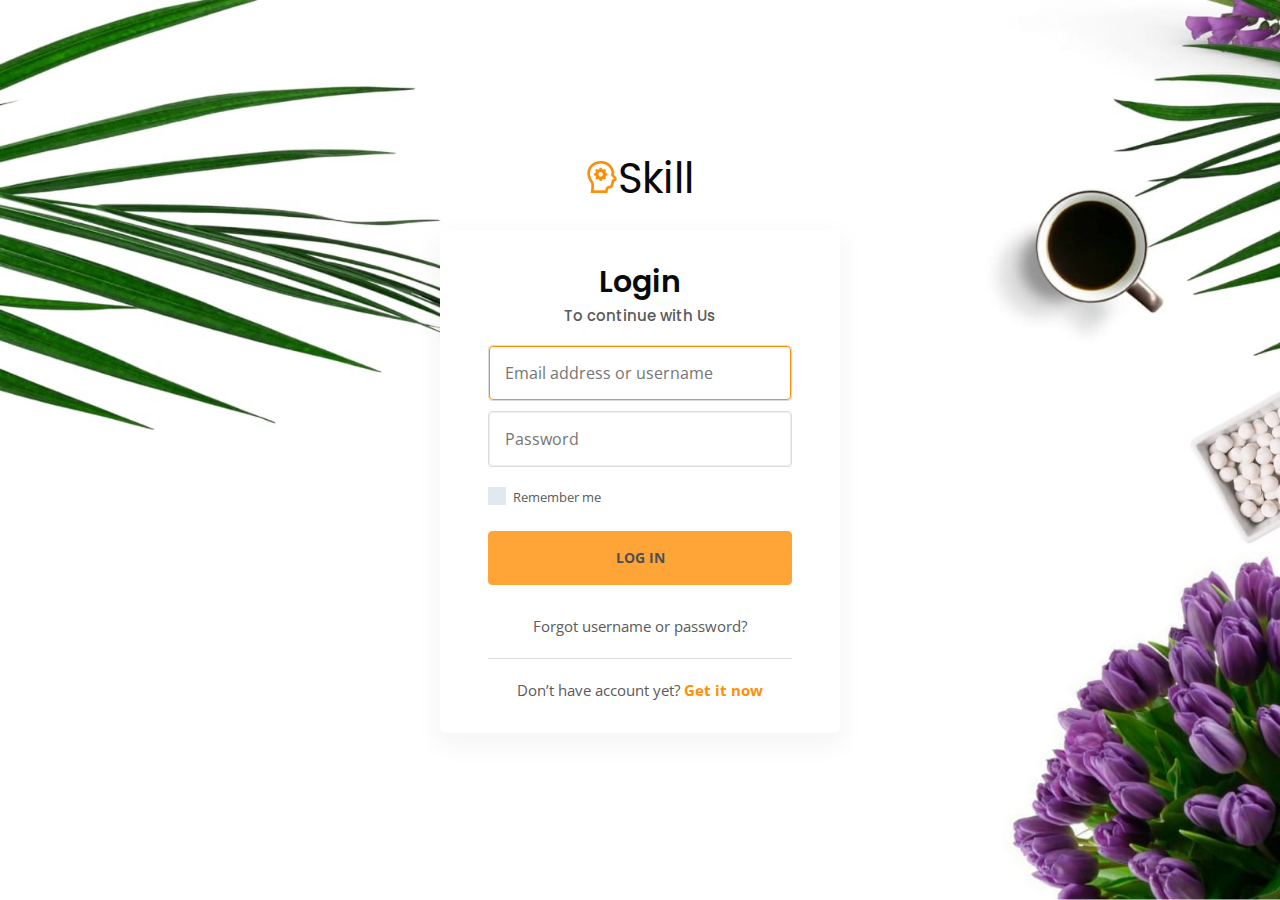
<file: login.html>
<!--
Author: W3layouts
Author URL: http://w3layouts.com
-->
<!doctype html>
<html lang="en">
  <head>
    <!-- Required meta tags -->
    <meta charset="utf-8">
    <meta name="viewport" content="width=device-width, initial-scale=1, shrink-to-fit=no">

    <title>Skill an Education Category Bootstrap Responsive Website Template - Login :: W3Layouts</title>

    <!-- Google fonts -->
    <link href="https://fonts.googleapis.com/css?family=Poppins:100,200,300,400,500,600,700,800,900&display=swap" rel="stylesheet">
    <link href="https://fonts.googleapis.com/css?family=Open+Sans:300,400,600,700,800&display=swap" rel="stylesheet">

    <!-- Template CSS -->
    <link rel="stylesheet" href="assets/css/style-liberty.css">
  </head>
  <body>
  <section class="w3l-login">
  <div class="w3l-form-36-mian">
    <div class="container">
      <div class="logo text-center">
        <a class="brand-logo" href="index.html"><img src="assets/images/logo-icon.png" alt="" />Skill</a>
        <!-- if logo is image enable this   
                <a class="brand-logo" href="#index.html">
                  <img src="image-path" alt="Your logo" title="Your logo" style="height:35px;" />
                </a> -->
      </div>
      <div class="form-inner-cont">
        <h3>Login</h3>
        <h6>To continue with Us</h6>
        <form action="#" method="post" class="signin-form">
          <div class="form-input">
            <input type="email" name="email" placeholder="Email address or username" required="" autofocus>
          </div>
          <div class="form-input">
            <input type="password" name="password" placeholder="Password" required="">
          </div>
          <label class="check-remaind">
            <input type="checkbox">
            <span class="checkmark"></span>
            <p class="remember">Remember me</p>

          </label>

          <button type="submit" class="btn btn-primary theme-button mt-4">Log in</button>
          <div class="new-signup">
            <a href="#reload" class="signuplink">Forgot username or password?</a>

          </div>
        </form>
        <p class="signup">Don’t have account yet? <a href="signup.html" class="signuplink">Get it now</a></p>
      </div>
    </div>
  </div>
</section>

</body>

</html>
</file>
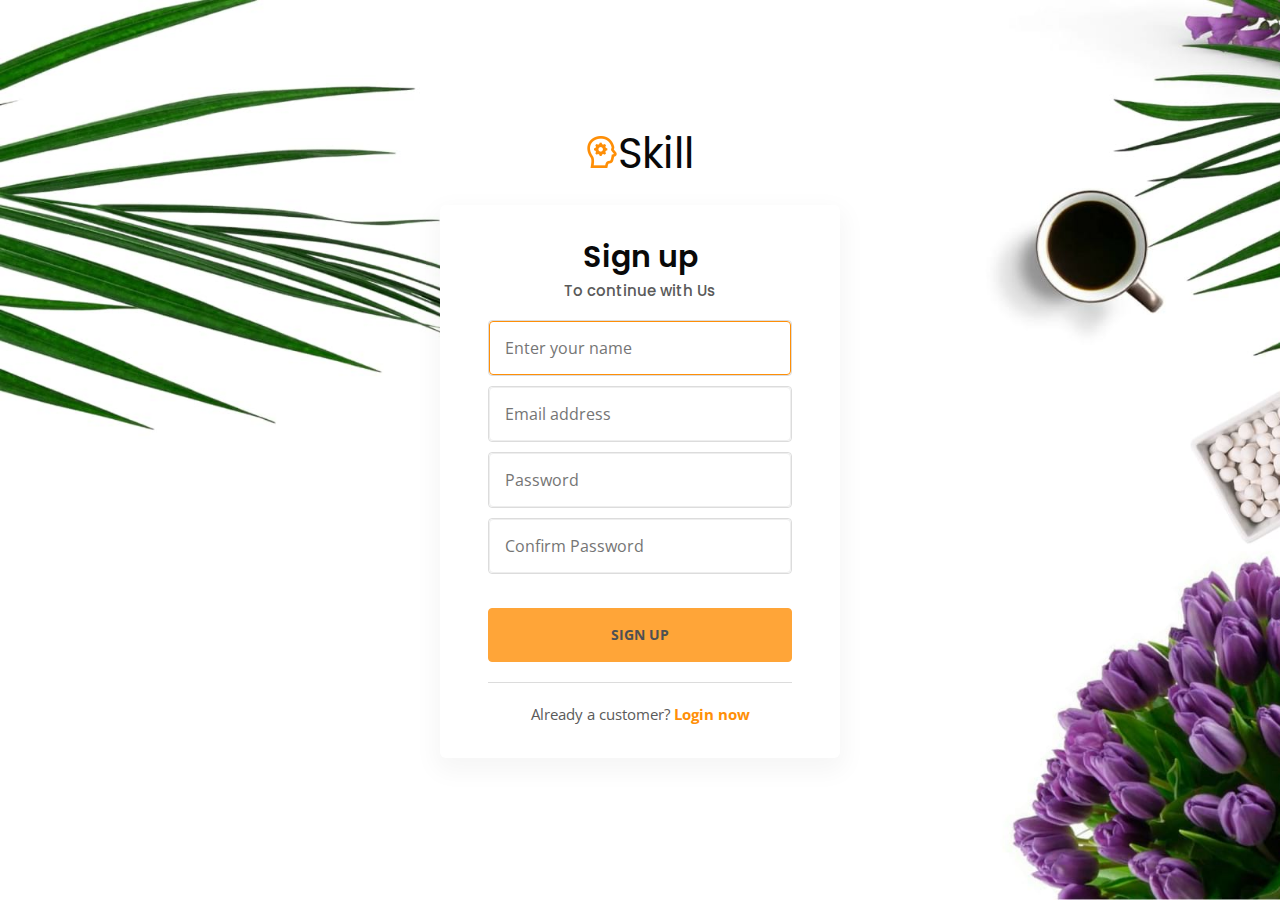
<file: signup.html>
<!--
Author: W3layouts
Author URL: http://w3layouts.com
-->
<!doctype html>
<html lang="en">
  <head>
    <!-- Required meta tags -->
    <meta charset="utf-8">
    <meta name="viewport" content="width=device-width, initial-scale=1, shrink-to-fit=no">

    <title>Skill an Education Category Bootstrap Responsive Website Template - Signup :: W3Layouts</title>

    <!-- Google fonts -->
    <link href="https://fonts.googleapis.com/css?family=Poppins:100,200,300,400,500,600,700,800,900&display=swap" rel="stylesheet">
    <link href="https://fonts.googleapis.com/css?family=Open+Sans:300,400,600,700,800&display=swap" rel="stylesheet">

    <!-- Template CSS -->
    <link rel="stylesheet" href="assets/css/style-liberty.css">
  </head>
  <body>
<section class="w3l-login">
  <div class="w3l-form-36-mian">
    <div class="container">
      <div class="logo text-center">
        <a class="brand-logo" href="index.html"><img src="assets/images/logo-icon.png" alt="" />Skill</a>
        <!-- if logo is image enable this   
                <a class="brand-logo" href="#index.html">
                  <img src="image-path" alt="Your logo" title="Your logo" style="height:35px;" />
                </a> -->
      </div>
      <div class="form-inner-cont">
        <h3>Sign up</h3>
        <h6>To continue with Us</h6>
        <form action="#" method="post" class="signin-form">
          <div class="form-input">
            <input type="text" name="name" placeholder="Enter your name" required="" autofocus>
          </div>
          <div class="form-input">
            <input type="email" name="email" placeholder="Email address" required="">
          </div>
          <div class="form-input">
            <input type="password" name="password" placeholder="Password" required="">
          </div>
          <div class="form-input">
            <input type="password" name="password" placeholder="Confirm Password" required="">
          </div>
          <button type="submit" class="btn btn-primary theme-button mt-4">Sign Up</button>
        </form>
        <p class="signup">Already a customer? <a href="login.html" class="signuplink">Login now</a></p>
      </div>
    </div>
  </div>
</section>

</body>

</html>
</file>
<file: assets/css/style-liberty.css>
/* 
Author: W3layouts
Author URL: http://w3layouts.com
 */
 @charset "UTF-8";
/*!
 *  Font Awesome 4.7.0 by @davegandy - http://fontawesome.io - @fontawesome
 *  License - http://fontawesome.io/license (Font: SIL OFL 1.1, CSS: MIT License)
 */
/* FONT PATH
 * -------------------------- */
@font-face {
  font-family: 'FontAwesome';
  src: url("../fonts/fontawesome-webfont.eot?v=4.7.0");
  src: url("../fonts/fontawesome-webfont.eot?#iefix&v=4.7.0") format("embedded-opentype"), url("../fonts/fontawesome-webfont.woff2?v=4.7.0") format("woff2"), url("../fonts/fontawesome-webfont.woff?v=4.7.0") format("woff"), url("../fonts/fontawesome-webfont.ttf?v=4.7.0") format("truetype"), url("../fonts/fontawesome-webfont.svg?v=4.7.0#fontawesomeregular") format("svg");
  font-weight: normal;
  font-style: normal; }

.fa {
  display: inline-block;
  font: normal normal normal 14px/1 FontAwesome;
  font-size: inherit;
  text-rendering: auto;
  -webkit-font-smoothing: antialiased;
  -moz-osx-font-smoothing: grayscale; }

/* makes the font 33% larger relative to the icon container */
.fa-lg {
  font-size: 1.33333em;
  line-height: 0.75em;
  vertical-align: -15%; }

.fa-2x {
  font-size: 2em; }

.fa-3x {
  font-size: 3em; }

.fa-4x {
  font-size: 4em; }

.fa-5x {
  font-size: 5em; }

.fa-fw {
  width: 1.28571em;
  text-align: center; }

.fa-ul {
  padding-left: 0;
  margin-left: 2.14286em;
  list-style-type: none; }
  .fa-ul > li {
    position: relative; }

.fa-li {
  position: absolute;
  left: -2.14286em;
  width: 2.14286em;
  top: 0.14286em;
  text-align: center; }
  .fa-li.fa-lg {
    left: -1.85714em; }

.fa-border {
  padding: .2em .25em .15em;
  border: solid 0.08em #eee;
  border-radius: .1em; }

.fa-pull-left {
  float: left; }

.fa-pull-right {
  float: right; }

.fa.fa-pull-left {
  margin-right: .3em; }

.fa.fa-pull-right {
  margin-left: .3em; }

/* Deprecated as of 4.4.0 */
.pull-right {
  float: right; }

.pull-left {
  float: left; }

.fa.pull-left {
  margin-right: .3em; }

.fa.pull-right {
  margin-left: .3em; }

.fa-spin {
  -webkit-animation: fa-spin 2s infinite linear;
  animation: fa-spin 2s infinite linear; }

.fa-pulse {
  -webkit-animation: fa-spin 1s infinite steps(8);
  animation: fa-spin 1s infinite steps(8); }

@-webkit-keyframes fa-spin {
  0% {
    transform: rotate(0deg); }
  100% {
    transform: rotate(359deg); } }

@keyframes fa-spin {
  0% {
    transform: rotate(0deg); }
  100% {
    transform: rotate(359deg); } }

.fa-rotate-90 {
  -ms-filter: "progid:DXImageTransform.Microsoft.BasicImage(rotation=1)";
  transform: rotate(90deg); }

.fa-rotate-180 {
  -ms-filter: "progid:DXImageTransform.Microsoft.BasicImage(rotation=2)";
  transform: rotate(180deg); }

.fa-rotate-270 {
  -ms-filter: "progid:DXImageTransform.Microsoft.BasicImage(rotation=3)";
  transform: rotate(270deg); }

.fa-flip-horizontal {
  -ms-filter: "progid:DXImageTransform.Microsoft.BasicImage(rotation=0, mirror=1)";
  transform: scale(-1, 1); }

.fa-flip-vertical {
  -ms-filter: "progid:DXImageTransform.Microsoft.BasicImage(rotation=2, mirror=1)";
  transform: scale(1, -1); }

:root .fa-rotate-90,
:root .fa-rotate-180,
:root .fa-rotate-270,
:root .fa-flip-horizontal,
:root .fa-flip-vertical {
  -webkit-filter: none;
          filter: none; }

.fa-stack {
  position: relative;
  display: inline-block;
  width: 2em;
  height: 2em;
  line-height: 2em;
  vertical-align: middle; }

.fa-stack-1x, .fa-stack-2x {
  position: absolute;
  left: 0;
  width: 100%;
  text-align: center; }

.fa-stack-1x {
  line-height: inherit; }

.fa-stack-2x {
  font-size: 2em; }

.fa-inverse {
  color: #fff; }

/* Font Awesome uses the Unicode Private Use Area (PUA) to ensure screen
   readers do not read off random characters that represent icons */
.fa-glass:before {
  content: ""; }

.fa-music:before {
  content: ""; }

.fa-search:before {
  content: ""; }

.fa-envelope-o:before {
  content: ""; }

.fa-heart:before {
  content: ""; }

.fa-star:before {
  content: ""; }

.fa-star-o:before {
  content: ""; }

.fa-user:before {
  content: ""; }

.fa-film:before {
  content: ""; }

.fa-th-large:before {
  content: ""; }

.fa-th:before {
  content: ""; }

.fa-th-list:before {
  content: ""; }

.fa-check:before {
  content: ""; }

.fa-remove:before,
.fa-close:before,
.fa-times:before {
  content: ""; }

.fa-search-plus:before {
  content: ""; }

.fa-search-minus:before {
  content: ""; }

.fa-power-off:before {
  content: ""; }

.fa-signal:before {
  content: ""; }

.fa-gear:before,
.fa-cog:before {
  content: ""; }

.fa-trash-o:before {
  content: ""; }

.fa-home:before {
  content: ""; }

.fa-file-o:before {
  content: ""; }

.fa-clock-o:before {
  content: ""; }

.fa-road:before {
  content: ""; }

.fa-download:before {
  content: ""; }

.fa-arrow-circle-o-down:before {
  content: ""; }

.fa-arrow-circle-o-up:before {
  content: ""; }

.fa-inbox:before {
  content: ""; }

.fa-play-circle-o:before {
  content: ""; }

.fa-rotate-right:before,
.fa-repeat:before {
  content: ""; }

.fa-refresh:before {
  content: ""; }

.fa-list-alt:before {
  content: ""; }

.fa-lock:before {
  content: ""; }

.fa-flag:before {
  content: ""; }

.fa-headphones:before {
  content: ""; }

.fa-volume-off:before {
  content: ""; }

.fa-volume-down:before {
  content: ""; }

.fa-volume-up:before {
  content: ""; }

.fa-qrcode:before {
  content: ""; }

.fa-barcode:before {
  content: ""; }

.fa-tag:before {
  content: ""; }

.fa-tags:before {
  content: ""; }

.fa-book:before {
  content: ""; }

.fa-bookmark:before {
  content: ""; }

.fa-print:before {
  content: ""; }

.fa-camera:before {
  content: ""; }

.fa-font:before {
  content: ""; }

.fa-bold:before {
  content: ""; }

.fa-italic:before {
  content: ""; }

.fa-text-height:before {
  content: ""; }

.fa-text-width:before {
  content: ""; }

.fa-align-left:before {
  content: ""; }

.fa-align-center:before {
  content: ""; }

.fa-align-right:before {
  content: ""; }

.fa-align-justify:before {
  content: ""; }

.fa-list:before {
  content: ""; }

.fa-dedent:before,
.fa-outdent:before {
  content: ""; }

.fa-indent:before {
  content: ""; }

.fa-video-camera:before {
  content: ""; }

.fa-photo:before,
.fa-image:before,
.fa-picture-o:before {
  content: ""; }

.fa-pencil:before {
  content: ""; }

.fa-map-marker:before {
  content: ""; }

.fa-adjust:before {
  content: ""; }

.fa-tint:before {
  content: ""; }

.fa-edit:before,
.fa-pencil-square-o:before {
  content: ""; }

.fa-share-square-o:before {
  content: ""; }

.fa-check-square-o:before {
  content: ""; }

.fa-arrows:before {
  content: ""; }

.fa-step-backward:before {
  content: ""; }

.fa-fast-backward:before {
  content: ""; }

.fa-backward:before {
  content: ""; }

.fa-play:before {
  content: ""; }

.fa-pause:before {
  content: ""; }

.fa-stop:before {
  content: ""; }

.fa-forward:before {
  content: ""; }

.fa-fast-forward:before {
  content: ""; }

.fa-step-forward:before {
  content: ""; }

.fa-eject:before {
  content: ""; }

.fa-chevron-left:before {
  content: ""; }

.fa-chevron-right:before {
  content: ""; }

.fa-plus-circle:before {
  content: ""; }

.fa-minus-circle:before {
  content: ""; }

.fa-times-circle:before {
  content: ""; }

.fa-check-circle:before {
  content: ""; }

.fa-question-circle:before {
  content: ""; }

.fa-info-circle:before {
  content: ""; }

.fa-crosshairs:before {
  content: ""; }

.fa-times-circle-o:before {
  content: ""; }

.fa-check-circle-o:before {
  content: ""; }

.fa-ban:before {
  content: ""; }

.fa-arrow-left:before {
  content: ""; }

.fa-arrow-right:before {
  content: ""; }

.fa-arrow-up:before {
  content: ""; }

.fa-arrow-down:before {
  content: ""; }

.fa-mail-forward:before,
.fa-share:before {
  content: ""; }

.fa-expand:before {
  content: ""; }

.fa-compress:before {
  content: ""; }

.fa-plus:before {
  content: ""; }

.fa-minus:before {
  content: ""; }

.fa-asterisk:before {
  content: ""; }

.fa-exclamation-circle:before {
  content: ""; }

.fa-gift:before {
  content: ""; }

.fa-leaf:before {
  content: ""; }

.fa-fire:before {
  content: ""; }

.fa-eye:before {
  content: ""; }

.fa-eye-slash:before {
  content: ""; }

.fa-warning:before,
.fa-exclamation-triangle:before {
  content: ""; }

.fa-plane:before {
  content: ""; }

.fa-calendar:before {
  content: ""; }

.fa-random:before {
  content: ""; }

.fa-comment:before {
  content: ""; }

.fa-magnet:before {
  content: ""; }

.fa-chevron-up:before {
  content: ""; }

.fa-chevron-down:before {
  content: ""; }

.fa-retweet:before {
  content: ""; }

.fa-shopping-cart:before {
  content: ""; }

.fa-folder:before {
  content: ""; }

.fa-folder-open:before {
  content: ""; }

.fa-arrows-v:before {
  content: ""; }

.fa-arrows-h:before {
  content: ""; }

.fa-bar-chart-o:before,
.fa-bar-chart:before {
  content: ""; }

.fa-twitter-square:before {
  content: ""; }

.fa-facebook-square:before {
  content: ""; }

.fa-camera-retro:before {
  content: ""; }

.fa-key:before {
  content: ""; }

.fa-gears:before,
.fa-cogs:before {
  content: ""; }

.fa-comments:before {
  content: ""; }

.fa-thumbs-o-up:before {
  content: ""; }

.fa-thumbs-o-down:before {
  content: ""; }

.fa-star-half:before {
  content: ""; }

.fa-heart-o:before {
  content: ""; }

.fa-sign-out:before {
  content: ""; }

.fa-linkedin-square:before {
  content: ""; }

.fa-thumb-tack:before {
  content: ""; }

.fa-external-link:before {
  content: ""; }

.fa-sign-in:before {
  content: ""; }

.fa-trophy:before {
  content: ""; }

.fa-github-square:before {
  content: ""; }

.fa-upload:before {
  content: ""; }

.fa-lemon-o:before {
  content: ""; }

.fa-phone:before {
  content: ""; }

.fa-square-o:before {
  content: ""; }

.fa-bookmark-o:before {
  content: ""; }

.fa-phone-square:before {
  content: ""; }

.fa-twitter:before {
  content: ""; }

.fa-facebook-f:before,
.fa-facebook:before {
  content: ""; }

.fa-github:before {
  content: ""; }

.fa-unlock:before {
  content: ""; }

.fa-credit-card:before {
  content: ""; }

.fa-feed:before,
.fa-rss:before {
  content: ""; }

.fa-hdd-o:before {
  content: ""; }

.fa-bullhorn:before {
  content: ""; }

.fa-bell:before {
  content: ""; }

.fa-certificate:before {
  content: ""; }

.fa-hand-o-right:before {
  content: ""; }

.fa-hand-o-left:before {
  content: ""; }

.fa-hand-o-up:before {
  content: ""; }

.fa-hand-o-down:before {
  content: ""; }

.fa-arrow-circle-left:before {
  content: ""; }

.fa-arrow-circle-right:before {
  content: ""; }

.fa-arrow-circle-up:before {
  content: ""; }

.fa-arrow-circle-down:before {
  content: ""; }

.fa-globe:before {
  content: ""; }

.fa-wrench:before {
  content: ""; }

.fa-tasks:before {
  content: ""; }

.fa-filter:before {
  content: ""; }

.fa-briefcase:before {
  content: ""; }

.fa-arrows-alt:before {
  content: ""; }

.fa-group:before,
.fa-users:before {
  content: ""; }

.fa-chain:before,
.fa-link:before {
  content: ""; }

.fa-cloud:before {
  content: ""; }

.fa-flask:before {
  content: ""; }

.fa-cut:before,
.fa-scissors:before {
  content: ""; }

.fa-copy:before,
.fa-files-o:before {
  content: ""; }

.fa-paperclip:before {
  content: ""; }

.fa-save:before,
.fa-floppy-o:before {
  content: ""; }

.fa-square:before {
  content: ""; }

.fa-navicon:before,
.fa-reorder:before,
.fa-bars:before {
  content: ""; }

.fa-list-ul:before {
  content: ""; }

.fa-list-ol:before {
  content: ""; }

.fa-strikethrough:before {
  content: ""; }

.fa-underline:before {
  content: ""; }

.fa-table:before {
  content: ""; }

.fa-magic:before {
  content: ""; }

.fa-truck:before {
  content: ""; }

.fa-pinterest:before {
  content: ""; }

.fa-pinterest-square:before {
  content: ""; }

.fa-google-plus-square:before {
  content: ""; }

.fa-google-plus:before {
  content: ""; }

.fa-money:before {
  content: ""; }

.fa-caret-down:before {
  content: ""; }

.fa-caret-up:before {
  content: ""; }

.fa-caret-left:before {
  content: ""; }

.fa-caret-right:before {
  content: ""; }

.fa-columns:before {
  content: ""; }

.fa-unsorted:before,
.fa-sort:before {
  content: ""; }

.fa-sort-down:before,
.fa-sort-desc:before {
  content: ""; }

.fa-sort-up:before,
.fa-sort-asc:before {
  content: ""; }

.fa-envelope:before {
  content: ""; }

.fa-linkedin:before {
  content: ""; }

.fa-rotate-left:before,
.fa-undo:before {
  content: ""; }

.fa-legal:before,
.fa-gavel:before {
  content: ""; }

.fa-dashboard:before,
.fa-tachometer:before {
  content: ""; }

.fa-comment-o:before {
  content: ""; }

.fa-comments-o:before {
  content: ""; }

.fa-flash:before,
.fa-bolt:before {
  content: ""; }

.fa-sitemap:before {
  content: ""; }

.fa-umbrella:before {
  content: ""; }

.fa-paste:before,
.fa-clipboard:before {
  content: ""; }

.fa-lightbulb-o:before {
  content: ""; }

.fa-exchange:before {
  content: ""; }

.fa-cloud-download:before {
  content: ""; }

.fa-cloud-upload:before {
  content: ""; }

.fa-user-md:before {
  content: ""; }

.fa-stethoscope:before {
  content: ""; }

.fa-suitcase:before {
  content: ""; }

.fa-bell-o:before {
  content: ""; }

.fa-coffee:before {
  content: ""; }

.fa-cutlery:before {
  content: ""; }

.fa-file-text-o:before {
  content: ""; }

.fa-building-o:before {
  content: ""; }

.fa-hospital-o:before {
  content: ""; }

.fa-ambulance:before {
  content: ""; }

.fa-medkit:before {
  content: ""; }

.fa-fighter-jet:before {
  content: ""; }

.fa-beer:before {
  content: ""; }

.fa-h-square:before {
  content: ""; }

.fa-plus-square:before {
  content: ""; }

.fa-angle-double-left:before {
  content: ""; }

.fa-angle-double-right:before {
  content: ""; }

.fa-angle-double-up:before {
  content: ""; }

.fa-angle-double-down:before {
  content: ""; }

.fa-angle-left:before {
  content: ""; }

.fa-angle-right:before {
  content: ""; }

.fa-angle-up:before {
  content: ""; }

.fa-angle-down:before {
  content: ""; }

.fa-desktop:before {
  content: ""; }

.fa-laptop:before {
  content: ""; }

.fa-tablet:before {
  content: ""; }

.fa-mobile-phone:before,
.fa-mobile:before {
  content: ""; }

.fa-circle-o:before {
  content: ""; }

.fa-quote-left:before {
  content: ""; }

.fa-quote-right:before {
  content: ""; }

.fa-spinner:before {
  content: ""; }

.fa-circle:before {
  content: ""; }

.fa-mail-reply:before,
.fa-reply:before {
  content: ""; }

.fa-github-alt:before {
  content: ""; }

.fa-folder-o:before {
  content: ""; }

.fa-folder-open-o:before {
  content: ""; }

.fa-smile-o:before {
  content: ""; }

.fa-frown-o:before {
  content: ""; }

.fa-meh-o:before {
  content: ""; }

.fa-gamepad:before {
  content: ""; }

.fa-keyboard-o:before {
  content: ""; }

.fa-flag-o:before {
  content: ""; }

.fa-flag-checkered:before {
  content: ""; }

.fa-terminal:before {
  content: ""; }

.fa-code:before {
  content: ""; }

.fa-mail-reply-all:before,
.fa-reply-all:before {
  content: ""; }

.fa-star-half-empty:before,
.fa-star-half-full:before,
.fa-star-half-o:before {
  content: ""; }

.fa-location-arrow:before {
  content: ""; }

.fa-crop:before {
  content: ""; }

.fa-code-fork:before {
  content: ""; }

.fa-unlink:before,
.fa-chain-broken:before {
  content: ""; }

.fa-question:before {
  content: ""; }

.fa-info:before {
  content: ""; }

.fa-exclamation:before {
  content: ""; }

.fa-superscript:before {
  content: ""; }

.fa-subscript:before {
  content: ""; }

.fa-eraser:before {
  content: ""; }

.fa-puzzle-piece:before {
  content: ""; }

.fa-microphone:before {
  content: ""; }

.fa-microphone-slash:before {
  content: ""; }

.fa-shield:before {
  content: ""; }

.fa-calendar-o:before {
  content: ""; }

.fa-fire-extinguisher:before {
  content: ""; }

.fa-rocket:before {
  content: ""; }

.fa-maxcdn:before {
  content: ""; }

.fa-chevron-circle-left:before {
  content: ""; }

.fa-chevron-circle-right:before {
  content: ""; }

.fa-chevron-circle-up:before {
  content: ""; }

.fa-chevron-circle-down:before {
  content: ""; }

.fa-html5:before {
  content: ""; }

.fa-css3:before {
  content: ""; }

.fa-anchor:before {
  content: ""; }

.fa-unlock-alt:before {
  content: ""; }

.fa-bullseye:before {
  content: ""; }

.fa-ellipsis-h:before {
  content: ""; }

.fa-ellipsis-v:before {
  content: ""; }

.fa-rss-square:before {
  content: ""; }

.fa-play-circle:before {
  content: ""; }

.fa-ticket:before {
  content: ""; }

.fa-minus-square:before {
  content: ""; }

.fa-minus-square-o:before {
  content: ""; }

.fa-level-up:before {
  content: ""; }

.fa-level-down:before {
  content: ""; }

.fa-check-square:before {
  content: ""; }

.fa-pencil-square:before {
  content: ""; }

.fa-external-link-square:before {
  content: ""; }

.fa-share-square:before {
  content: ""; }

.fa-compass:before {
  content: ""; }

.fa-toggle-down:before,
.fa-caret-square-o-down:before {
  content: ""; }

.fa-toggle-up:before,
.fa-caret-square-o-up:before {
  content: ""; }

.fa-toggle-right:before,
.fa-caret-square-o-right:before {
  content: ""; }

.fa-euro:before,
.fa-eur:before {
  content: ""; }

.fa-gbp:before {
  content: ""; }

.fa-dollar:before,
.fa-usd:before {
  content: ""; }

.fa-rupee:before,
.fa-inr:before {
  content: ""; }

.fa-cny:before,
.fa-rmb:before,
.fa-yen:before,
.fa-jpy:before {
  content: ""; }

.fa-ruble:before,
.fa-rouble:before,
.fa-rub:before {
  content: ""; }

.fa-won:before,
.fa-krw:before {
  content: ""; }

.fa-bitcoin:before,
.fa-btc:before {
  content: ""; }

.fa-file:before {
  content: ""; }

.fa-file-text:before {
  content: ""; }

.fa-sort-alpha-asc:before {
  content: ""; }

.fa-sort-alpha-desc:before {
  content: ""; }

.fa-sort-amount-asc:before {
  content: ""; }

.fa-sort-amount-desc:before {
  content: ""; }

.fa-sort-numeric-asc:before {
  content: ""; }

.fa-sort-numeric-desc:before {
  content: ""; }

.fa-thumbs-up:before {
  content: ""; }

.fa-thumbs-down:before {
  content: ""; }

.fa-youtube-square:before {
  content: ""; }

.fa-youtube:before {
  content: ""; }

.fa-xing:before {
  content: ""; }

.fa-xing-square:before {
  content: ""; }

.fa-youtube-play:before {
  content: ""; }

.fa-dropbox:before {
  content: ""; }

.fa-stack-overflow:before {
  content: ""; }

.fa-instagram:before {
  content: ""; }

.fa-flickr:before {
  content: ""; }

.fa-adn:before {
  content: ""; }

.fa-bitbucket:before {
  content: ""; }

.fa-bitbucket-square:before {
  content: ""; }

.fa-tumblr:before {
  content: ""; }

.fa-tumblr-square:before {
  content: ""; }

.fa-long-arrow-down:before {
  content: ""; }

.fa-long-arrow-up:before {
  content: ""; }

.fa-long-arrow-left:before {
  content: ""; }

.fa-long-arrow-right:before {
  content: ""; }

.fa-apple:before {
  content: ""; }

.fa-windows:before {
  content: ""; }

.fa-android:before {
  content: ""; }

.fa-linux:before {
  content: ""; }

.fa-dribbble:before {
  content: ""; }

.fa-skype:before {
  content: ""; }

.fa-foursquare:before {
  content: ""; }

.fa-trello:before {
  content: ""; }

.fa-female:before {
  content: ""; }

.fa-male:before {
  content: ""; }

.fa-gittip:before,
.fa-gratipay:before {
  content: ""; }

.fa-sun-o:before {
  content: ""; }

.fa-moon-o:before {
  content: ""; }

.fa-archive:before {
  content: ""; }

.fa-bug:before {
  content: ""; }

.fa-vk:before {
  content: ""; }

.fa-weibo:before {
  content: ""; }

.fa-renren:before {
  content: ""; }

.fa-pagelines:before {
  content: ""; }

.fa-stack-exchange:before {
  content: ""; }

.fa-arrow-circle-o-right:before {
  content: ""; }

.fa-arrow-circle-o-left:before {
  content: ""; }

.fa-toggle-left:before,
.fa-caret-square-o-left:before {
  content: ""; }

.fa-dot-circle-o:before {
  content: ""; }

.fa-wheelchair:before {
  content: ""; }

.fa-vimeo-square:before {
  content: ""; }

.fa-turkish-lira:before,
.fa-try:before {
  content: ""; }

.fa-plus-square-o:before {
  content: ""; }

.fa-space-shuttle:before {
  content: ""; }

.fa-slack:before {
  content: ""; }

.fa-envelope-square:before {
  content: ""; }

.fa-wordpress:before {
  content: ""; }

.fa-openid:before {
  content: ""; }

.fa-institution:before,
.fa-bank:before,
.fa-university:before {
  content: ""; }

.fa-mortar-board:before,
.fa-graduation-cap:before {
  content: ""; }

.fa-yahoo:before {
  content: ""; }

.fa-google:before {
  content: ""; }

.fa-reddit:before {
  content: ""; }

.fa-reddit-square:before {
  content: ""; }

.fa-stumbleupon-circle:before {
  content: ""; }

.fa-stumbleupon:before {
  content: ""; }

.fa-delicious:before {
  content: ""; }

.fa-digg:before {
  content: ""; }

.fa-pied-piper-pp:before {
  content: ""; }

.fa-pied-piper-alt:before {
  content: ""; }

.fa-drupal:before {
  content: ""; }

.fa-joomla:before {
  content: ""; }

.fa-language:before {
  content: ""; }

.fa-fax:before {
  content: ""; }

.fa-building:before {
  content: ""; }

.fa-child:before {
  content: ""; }

.fa-paw:before {
  content: ""; }

.fa-spoon:before {
  content: ""; }

.fa-cube:before {
  content: ""; }

.fa-cubes:before {
  content: ""; }

.fa-behance:before {
  content: ""; }

.fa-behance-square:before {
  content: ""; }

.fa-steam:before {
  content: ""; }

.fa-steam-square:before {
  content: ""; }

.fa-recycle:before {
  content: ""; }

.fa-automobile:before,
.fa-car:before {
  content: ""; }

.fa-cab:before,
.fa-taxi:before {
  content: ""; }

.fa-tree:before {
  content: ""; }

.fa-spotify:before {
  content: ""; }

.fa-deviantart:before {
  content: ""; }

.fa-soundcloud:before {
  content: ""; }

.fa-database:before {
  content: ""; }

.fa-file-pdf-o:before {
  content: ""; }

.fa-file-word-o:before {
  content: ""; }

.fa-file-excel-o:before {
  content: ""; }

.fa-file-powerpoint-o:before {
  content: ""; }

.fa-file-photo-o:before,
.fa-file-picture-o:before,
.fa-file-image-o:before {
  content: ""; }

.fa-file-zip-o:before,
.fa-file-archive-o:before {
  content: ""; }

.fa-file-sound-o:before,
.fa-file-audio-o:before {
  content: ""; }

.fa-file-movie-o:before,
.fa-file-video-o:before {
  content: ""; }

.fa-file-code-o:before {
  content: ""; }

.fa-vine:before {
  content: ""; }

.fa-codepen:before {
  content: ""; }

.fa-jsfiddle:before {
  content: ""; }

.fa-life-bouy:before,
.fa-life-buoy:before,
.fa-life-saver:before,
.fa-support:before,
.fa-life-ring:before {
  content: ""; }

.fa-circle-o-notch:before {
  content: ""; }

.fa-ra:before,
.fa-resistance:before,
.fa-rebel:before {
  content: ""; }

.fa-ge:before,
.fa-empire:before {
  content: ""; }

.fa-git-square:before {
  content: ""; }

.fa-git:before {
  content: ""; }

.fa-y-combinator-square:before,
.fa-yc-square:before,
.fa-hacker-news:before {
  content: ""; }

.fa-tencent-weibo:before {
  content: ""; }

.fa-qq:before {
  content: ""; }

.fa-wechat:before,
.fa-weixin:before {
  content: ""; }

.fa-send:before,
.fa-paper-plane:before {
  content: ""; }

.fa-send-o:before,
.fa-paper-plane-o:before {
  content: ""; }

.fa-history:before {
  content: ""; }

.fa-circle-thin:before {
  content: ""; }

.fa-header:before {
  content: ""; }

.fa-paragraph:before {
  content: ""; }

.fa-sliders:before {
  content: ""; }

.fa-share-alt:before {
  content: ""; }

.fa-share-alt-square:before {
  content: ""; }

.fa-bomb:before {
  content: ""; }

.fa-soccer-ball-o:before,
.fa-futbol-o:before {
  content: ""; }

.fa-tty:before {
  content: ""; }

.fa-binoculars:before {
  content: ""; }

.fa-plug:before {
  content: ""; }

.fa-slideshare:before {
  content: ""; }

.fa-twitch:before {
  content: ""; }

.fa-yelp:before {
  content: ""; }

.fa-newspaper-o:before {
  content: ""; }

.fa-wifi:before {
  content: ""; }

.fa-calculator:before {
  content: ""; }

.fa-paypal:before {
  content: ""; }

.fa-google-wallet:before {
  content: ""; }

.fa-cc-visa:before {
  content: ""; }

.fa-cc-mastercard:before {
  content: ""; }

.fa-cc-discover:before {
  content: ""; }

.fa-cc-amex:before {
  content: ""; }

.fa-cc-paypal:before {
  content: ""; }

.fa-cc-stripe:before {
  content: ""; }

.fa-bell-slash:before {
  content: ""; }

.fa-bell-slash-o:before {
  content: ""; }

.fa-trash:before {
  content: ""; }

.fa-copyright:before {
  content: ""; }

.fa-at:before {
  content: ""; }

.fa-eyedropper:before {
  content: ""; }

.fa-paint-brush:before {
  content: ""; }

.fa-birthday-cake:before {
  content: ""; }

.fa-area-chart:before {
  content: ""; }

.fa-pie-chart:before {
  content: ""; }

.fa-line-chart:before {
  content: ""; }

.fa-lastfm:before {
  content: ""; }

.fa-lastfm-square:before {
  content: ""; }

.fa-toggle-off:before {
  content: ""; }

.fa-toggle-on:before {
  content: ""; }

.fa-bicycle:before {
  content: ""; }

.fa-bus:before {
  content: ""; }

.fa-ioxhost:before {
  content: ""; }

.fa-angellist:before {
  content: ""; }

.fa-cc:before {
  content: ""; }

.fa-shekel:before,
.fa-sheqel:before,
.fa-ils:before {
  content: ""; }

.fa-meanpath:before {
  content: ""; }

.fa-buysellads:before {
  content: ""; }

.fa-connectdevelop:before {
  content: ""; }

.fa-dashcube:before {
  content: ""; }

.fa-forumbee:before {
  content: ""; }

.fa-leanpub:before {
  content: ""; }

.fa-sellsy:before {
  content: ""; }

.fa-shirtsinbulk:before {
  content: ""; }

.fa-simplybuilt:before {
  content: ""; }

.fa-skyatlas:before {
  content: ""; }

.fa-cart-plus:before {
  content: ""; }

.fa-cart-arrow-down:before {
  content: ""; }

.fa-diamond:before {
  content: ""; }

.fa-ship:before {
  content: ""; }

.fa-user-secret:before {
  content: ""; }

.fa-motorcycle:before {
  content: ""; }

.fa-street-view:before {
  content: ""; }

.fa-heartbeat:before {
  content: ""; }

.fa-venus:before {
  content: ""; }

.fa-mars:before {
  content: ""; }

.fa-mercury:before {
  content: ""; }

.fa-intersex:before,
.fa-transgender:before {
  content: ""; }

.fa-transgender-alt:before {
  content: ""; }

.fa-venus-double:before {
  content: ""; }

.fa-mars-double:before {
  content: ""; }

.fa-venus-mars:before {
  content: ""; }

.fa-mars-stroke:before {
  content: ""; }

.fa-mars-stroke-v:before {
  content: ""; }

.fa-mars-stroke-h:before {
  content: ""; }

.fa-neuter:before {
  content: ""; }

.fa-genderless:before {
  content: ""; }

.fa-facebook-official:before {
  content: ""; }

.fa-pinterest-p:before {
  content: ""; }

.fa-whatsapp:before {
  content: ""; }

.fa-server:before {
  content: ""; }

.fa-user-plus:before {
  content: ""; }

.fa-user-times:before {
  content: ""; }

.fa-hotel:before,
.fa-bed:before {
  content: ""; }

.fa-viacoin:before {
  content: ""; }

.fa-train:before {
  content: ""; }

.fa-subway:before {
  content: ""; }

.fa-medium:before {
  content: ""; }

.fa-yc:before,
.fa-y-combinator:before {
  content: ""; }

.fa-optin-monster:before {
  content: ""; }

.fa-opencart:before {
  content: ""; }

.fa-expeditedssl:before {
  content: ""; }

.fa-battery-4:before,
.fa-battery:before,
.fa-battery-full:before {
  content: ""; }

.fa-battery-3:before,
.fa-battery-three-quarters:before {
  content: ""; }

.fa-battery-2:before,
.fa-battery-half:before {
  content: ""; }

.fa-battery-1:before,
.fa-battery-quarter:before {
  content: ""; }

.fa-battery-0:before,
.fa-battery-empty:before {
  content: ""; }

.fa-mouse-pointer:before {
  content: ""; }

.fa-i-cursor:before {
  content: ""; }

.fa-object-group:before {
  content: ""; }

.fa-object-ungroup:before {
  content: ""; }

.fa-sticky-note:before {
  content: ""; }

.fa-sticky-note-o:before {
  content: ""; }

.fa-cc-jcb:before {
  content: ""; }

.fa-cc-diners-club:before {
  content: ""; }

.fa-clone:before {
  content: ""; }

.fa-balance-scale:before {
  content: ""; }

.fa-hourglass-o:before {
  content: ""; }

.fa-hourglass-1:before,
.fa-hourglass-start:before {
  content: ""; }

.fa-hourglass-2:before,
.fa-hourglass-half:before {
  content: ""; }

.fa-hourglass-3:before,
.fa-hourglass-end:before {
  content: ""; }

.fa-hourglass:before {
  content: ""; }

.fa-hand-grab-o:before,
.fa-hand-rock-o:before {
  content: ""; }

.fa-hand-stop-o:before,
.fa-hand-paper-o:before {
  content: ""; }

.fa-hand-scissors-o:before {
  content: ""; }

.fa-hand-lizard-o:before {
  content: ""; }

.fa-hand-spock-o:before {
  content: ""; }

.fa-hand-pointer-o:before {
  content: ""; }

.fa-hand-peace-o:before {
  content: ""; }

.fa-trademark:before {
  content: ""; }

.fa-registered:before {
  content: ""; }

.fa-creative-commons:before {
  content: ""; }

.fa-gg:before {
  content: ""; }

.fa-gg-circle:before {
  content: ""; }

.fa-tripadvisor:before {
  content: ""; }

.fa-odnoklassniki:before {
  content: ""; }

.fa-odnoklassniki-square:before {
  content: ""; }

.fa-get-pocket:before {
  content: ""; }

.fa-wikipedia-w:before {
  content: ""; }

.fa-safari:before {
  content: ""; }

.fa-chrome:before {
  content: ""; }

.fa-firefox:before {
  content: ""; }

.fa-opera:before {
  content: ""; }

.fa-internet-explorer:before {
  content: ""; }

.fa-tv:before,
.fa-television:before {
  content: ""; }

.fa-contao:before {
  content: ""; }

.fa-500px:before {
  content: ""; }

.fa-amazon:before {
  content: ""; }

.fa-calendar-plus-o:before {
  content: ""; }

.fa-calendar-minus-o:before {
  content: ""; }

.fa-calendar-times-o:before {
  content: ""; }

.fa-calendar-check-o:before {
  content: ""; }

.fa-industry:before {
  content: ""; }

.fa-map-pin:before {
  content: ""; }

.fa-map-signs:before {
  content: ""; }

.fa-map-o:before {
  content: ""; }

.fa-map:before {
  content: ""; }

.fa-commenting:before {
  content: ""; }

.fa-commenting-o:before {
  content: ""; }

.fa-houzz:before {
  content: ""; }

.fa-vimeo:before {
  content: ""; }

.fa-black-tie:before {
  content: ""; }

.fa-fonticons:before {
  content: ""; }

.fa-reddit-alien:before {
  content: ""; }

.fa-edge:before {
  content: ""; }

.fa-credit-card-alt:before {
  content: ""; }

.fa-codiepie:before {
  content: ""; }

.fa-modx:before {
  content: ""; }

.fa-fort-awesome:before {
  content: ""; }

.fa-usb:before {
  content: ""; }

.fa-product-hunt:before {
  content: ""; }

.fa-mixcloud:before {
  content: ""; }

.fa-scribd:before {
  content: ""; }

.fa-pause-circle:before {
  content: ""; }

.fa-pause-circle-o:before {
  content: ""; }

.fa-stop-circle:before {
  content: ""; }

.fa-stop-circle-o:before {
  content: ""; }

.fa-shopping-bag:before {
  content: ""; }

.fa-shopping-basket:before {
  content: ""; }

.fa-hashtag:before {
  content: ""; }

.fa-bluetooth:before {
  content: ""; }

.fa-bluetooth-b:before {
  content: ""; }

.fa-percent:before {
  content: ""; }

.fa-gitlab:before {
  content: ""; }

.fa-wpbeginner:before {
  content: ""; }

.fa-wpforms:before {
  content: ""; }

.fa-envira:before {
  content: ""; }

.fa-universal-access:before {
  content: ""; }

.fa-wheelchair-alt:before {
  content: ""; }

.fa-question-circle-o:before {
  content: ""; }

.fa-blind:before {
  content: ""; }

.fa-audio-description:before {
  content: ""; }

.fa-volume-control-phone:before {
  content: ""; }

.fa-braille:before {
  content: ""; }

.fa-assistive-listening-systems:before {
  content: ""; }

.fa-asl-interpreting:before,
.fa-american-sign-language-interpreting:before {
  content: ""; }

.fa-deafness:before,
.fa-hard-of-hearing:before,
.fa-deaf:before {
  content: ""; }

.fa-glide:before {
  content: ""; }

.fa-glide-g:before {
  content: ""; }

.fa-signing:before,
.fa-sign-language:before {
  content: ""; }

.fa-low-vision:before {
  content: ""; }

.fa-viadeo:before {
  content: ""; }

.fa-viadeo-square:before {
  content: ""; }

.fa-snapchat:before {
  content: ""; }

.fa-snapchat-ghost:before {
  content: ""; }

.fa-snapchat-square:before {
  content: ""; }

.fa-pied-piper:before {
  content: ""; }

.fa-first-order:before {
  content: ""; }

.fa-yoast:before {
  content: ""; }

.fa-themeisle:before {
  content: ""; }

.fa-google-plus-circle:before,
.fa-google-plus-official:before {
  content: ""; }

.fa-fa:before,
.fa-font-awesome:before {
  content: ""; }

.fa-handshake-o:before {
  content: ""; }

.fa-envelope-open:before {
  content: ""; }

.fa-envelope-open-o:before {
  content: ""; }

.fa-linode:before {
  content: ""; }

.fa-address-book:before {
  content: ""; }

.fa-address-book-o:before {
  content: ""; }

.fa-vcard:before,
.fa-address-card:before {
  content: ""; }

.fa-vcard-o:before,
.fa-address-card-o:before {
  content: ""; }

.fa-user-circle:before {
  content: ""; }

.fa-user-circle-o:before {
  content: ""; }

.fa-user-o:before {
  content: ""; }

.fa-id-badge:before {
  content: ""; }

.fa-drivers-license:before,
.fa-id-card:before {
  content: ""; }

.fa-drivers-license-o:before,
.fa-id-card-o:before {
  content: ""; }

.fa-quora:before {
  content: ""; }

.fa-free-code-camp:before {
  content: ""; }

.fa-telegram:before {
  content: ""; }

.fa-thermometer-4:before,
.fa-thermometer:before,
.fa-thermometer-full:before {
  content: ""; }

.fa-thermometer-3:before,
.fa-thermometer-three-quarters:before {
  content: ""; }

.fa-thermometer-2:before,
.fa-thermometer-half:before {
  content: ""; }

.fa-thermometer-1:before,
.fa-thermometer-quarter:before {
  content: ""; }

.fa-thermometer-0:before,
.fa-thermometer-empty:before {
  content: ""; }

.fa-shower:before {
  content: ""; }

.fa-bathtub:before,
.fa-s15:before,
.fa-bath:before {
  content: ""; }

.fa-podcast:before {
  content: ""; }

.fa-window-maximize:before {
  content: ""; }

.fa-window-minimize:before {
  content: ""; }

.fa-window-restore:before {
  content: ""; }

.fa-times-rectangle:before,
.fa-window-close:before {
  content: ""; }

.fa-times-rectangle-o:before,
.fa-window-close-o:before {
  content: ""; }

.fa-bandcamp:before {
  content: ""; }

.fa-grav:before {
  content: ""; }

.fa-etsy:before {
  content: ""; }

.fa-imdb:before {
  content: ""; }

.fa-ravelry:before {
  content: ""; }

.fa-eercast:before {
  content: ""; }

.fa-microchip:before {
  content: ""; }

.fa-snowflake-o:before {
  content: ""; }

.fa-superpowers:before {
  content: ""; }

.fa-wpexplorer:before {
  content: ""; }

.fa-meetup:before {
  content: ""; }

.sr-only {
  position: absolute;
  width: 1px;
  height: 1px;
  padding: 0;
  margin: -1px;
  overflow: hidden;
  clip: rect(0, 0, 0, 0);
  border: 0; }

.sr-only-focusable:active, .sr-only-focusable:focus {
  position: static;
  width: auto;
  height: auto;
  margin: 0;
  overflow: visible;
  clip: auto; }

/*!
 * Bootstrap v4.4.1 (https://getbootstrap.com/)
 * Copyright 2011-2019 The Bootstrap Authors
 * Copyright 2011-2019 Twitter, Inc.
 * Licensed under MIT (https://github.com/twbs/bootstrap/blob/master/LICENSE)
 */
:root {
  --blue: #007bff;
  --indigo: #6610f2;
  --purple: #6f42c1;
  --pink: #e83e8c;
  --red: #dc3545;
  --orange: #fd7e14;
  --yellow: #ffc107;
  --green: #28a745;
  --teal: #20c997;
  --cyan: #17a2b8;
  --white: #fff;
  --gray: #6c757d;
  --gray-dark: #343a40;
  --primary: #ff8f07;
  --secondary: #ba3833;
  --success: #28a745;
  --info: #17a2b8;
  --warning: #ffc107;
  --danger: #dc3545;
  --light: #f8f9fa;
  --dark: #343a40;
  --breakpoint-xs: 0;
  --breakpoint-sm: 576px;
  --breakpoint-md: 768px;
  --breakpoint-lg: 992px;
  --breakpoint-xl: 1200px;
  --font-family-sans-serif: -apple-system, BlinkMacSystemFont, "Segoe UI", Roboto, "Helvetica Neue", Arial, "Noto Sans", sans-serif, "Apple Color Emoji", "Segoe UI Emoji", "Segoe UI Symbol", "Noto Color Emoji";
  --font-family-monospace: SFMono-Regular, Menlo, Monaco, Consolas, "Liberation Mono", "Courier New", monospace; }

*,
*::before,
*::after {
  box-sizing: border-box; }

html {
  font-family: sans-serif;
  line-height: 1.15;
  -webkit-text-size-adjust: 100%;
  -webkit-tap-highlight-color: rgba(0, 0, 0, 0); }

article, aside, figcaption, figure, footer, header, hgroup, main, nav, section {
  display: block; }

body {
  margin: 0;
  font-family: -apple-system, BlinkMacSystemFont, "Segoe UI", Roboto, "Helvetica Neue", Arial, "Noto Sans", sans-serif, "Apple Color Emoji", "Segoe UI Emoji", "Segoe UI Symbol", "Noto Color Emoji";
  font-size: 1rem;
  font-weight: 400;
  line-height: 1.5;
  color: #212529;
  text-align: left;
  background-color: #fff; }

[tabindex="-1"]:focus:not(:focus-visible) {
  outline: 0 !important; }

hr {
  box-sizing: content-box;
  height: 0;
  overflow: visible; }

h1, h2, h3, h4, h5, h6 {
  margin-top: 0;
  margin-bottom: 0.5rem; }

p {
  margin-top: 0;
  margin-bottom: 1rem; }

abbr[title],
abbr[data-original-title] {
  text-decoration: underline;
  -webkit-text-decoration: underline dotted;
          text-decoration: underline dotted;
  cursor: help;
  border-bottom: 0;
  -webkit-text-decoration-skip-ink: none;
          text-decoration-skip-ink: none; }

address {
  margin-bottom: 1rem;
  font-style: normal;
  line-height: inherit; }

ol,
ul,
dl {
  margin-top: 0;
  margin-bottom: 1rem; }

ol ol,
ul ul,
ol ul,
ul ol {
  margin-bottom: 0; }

dt {
  font-weight: 700; }

dd {
  margin-bottom: .5rem;
  margin-left: 0; }

blockquote {
  margin: 0 0 1rem; }

b,
strong {
  font-weight: bolder; }

small {
  font-size: 80%; }

sub,
sup {
  position: relative;
  font-size: 75%;
  line-height: 0;
  vertical-align: baseline; }

sub {
  bottom: -.25em; }

sup {
  top: -.5em; }

a {
  color: #ff8f07;
  text-decoration: none;
  background-color: transparent; }
  a:hover {
    color: #ba6600;
    text-decoration: underline; }

a:not([href]) {
  color: inherit;
  text-decoration: none; }
  a:not([href]):hover {
    color: inherit;
    text-decoration: none; }

pre,
code,
kbd,
samp {
  font-family: SFMono-Regular, Menlo, Monaco, Consolas, "Liberation Mono", "Courier New", monospace;
  font-size: 1em; }

pre {
  margin-top: 0;
  margin-bottom: 1rem;
  overflow: auto; }

figure {
  margin: 0 0 1rem; }

img {
  vertical-align: middle;
  border-style: none; }

svg {
  overflow: hidden;
  vertical-align: middle; }

table {
  border-collapse: collapse; }

caption {
  padding-top: 0.75rem;
  padding-bottom: 0.75rem;
  color: #6c757d;
  text-align: left;
  caption-side: bottom; }

th {
  text-align: inherit; }

label {
  display: inline-block;
  margin-bottom: 0.5rem; }

button {
  border-radius: 0; }

button:focus {
  outline: 1px dotted;
  outline: 5px auto -webkit-focus-ring-color; }

input,
button,
select,
optgroup,
textarea {
  margin: 0;
  font-family: inherit;
  font-size: inherit;
  line-height: inherit; }

button,
input {
  overflow: visible; }

button,
select {
  text-transform: none; }

select {
  word-wrap: normal; }

button,
[type="button"],
[type="reset"],
[type="submit"] {
  -webkit-appearance: button; }

button:not(:disabled),
[type="button"]:not(:disabled),
[type="reset"]:not(:disabled),
[type="submit"]:not(:disabled) {
  cursor: pointer; }

button::-moz-focus-inner,
[type="button"]::-moz-focus-inner,
[type="reset"]::-moz-focus-inner,
[type="submit"]::-moz-focus-inner {
  padding: 0;
  border-style: none; }

input[type="radio"],
input[type="checkbox"] {
  box-sizing: border-box;
  padding: 0; }

input[type="date"],
input[type="time"],
input[type="datetime-local"],
input[type="month"] {
  -webkit-appearance: listbox; }

textarea {
  overflow: auto;
  resize: vertical; }

fieldset {
  min-width: 0;
  padding: 0;
  margin: 0;
  border: 0; }

legend {
  display: block;
  width: 100%;
  max-width: 100%;
  padding: 0;
  margin-bottom: .5rem;
  font-size: 1.5rem;
  line-height: inherit;
  color: inherit;
  white-space: normal; }
  @media (max-width: 1200px) {
    legend {
      font-size: calc(1.275rem + 0.3vw) ; } }

progress {
  vertical-align: baseline; }

[type="number"]::-webkit-inner-spin-button,
[type="number"]::-webkit-outer-spin-button {
  height: auto; }

[type="search"] {
  outline-offset: -2px;
  -webkit-appearance: none; }

[type="search"]::-webkit-search-decoration {
  -webkit-appearance: none; }

::-webkit-file-upload-button {
  font: inherit;
  -webkit-appearance: button; }

output {
  display: inline-block; }

summary {
  display: list-item;
  cursor: pointer; }

template {
  display: none; }

[hidden] {
  display: none !important; }

h1, h2, h3, h4, h5, h6,
.h1, .h2, .h3, .h4, .h5, .h6 {
  margin-bottom: 0.5rem;
  font-weight: 500;
  line-height: 1.2; }

h1, .h1 {
  font-size: 2.5rem; }
  @media (max-width: 1200px) {
    h1, .h1 {
      font-size: calc(1.375rem + 1.5vw) ; } }

h2, .h2 {
  font-size: 2rem; }
  @media (max-width: 1200px) {
    h2, .h2 {
      font-size: calc(1.325rem + 0.9vw) ; } }

h3, .h3 {
  font-size: 1.75rem; }
  @media (max-width: 1200px) {
    h3, .h3 {
      font-size: calc(1.3rem + 0.6vw) ; } }

h4, .h4 {
  font-size: 1.5rem; }
  @media (max-width: 1200px) {
    h4, .h4 {
      font-size: calc(1.275rem + 0.3vw) ; } }

h5, .h5 {
  font-size: 1.25rem; }

h6, .h6 {
  font-size: 1rem; }

.lead {
  font-size: 1.25rem;
  font-weight: 300; }

.display-1 {
  font-size: 6rem;
  font-weight: 300;
  line-height: 1.2; }
  @media (max-width: 1200px) {
    .display-1 {
      font-size: calc(1.725rem + 5.7vw) ; } }

.display-2 {
  font-size: 5.5rem;
  font-weight: 300;
  line-height: 1.2; }
  @media (max-width: 1200px) {
    .display-2 {
      font-size: calc(1.675rem + 5.1vw) ; } }

.display-3 {
  font-size: 4.5rem;
  font-weight: 300;
  line-height: 1.2; }
  @media (max-width: 1200px) {
    .display-3 {
      font-size: calc(1.575rem + 3.9vw) ; } }

.display-4 {
  font-size: 3.5rem;
  font-weight: 300;
  line-height: 1.2; }
  @media (max-width: 1200px) {
    .display-4 {
      font-size: calc(1.475rem + 2.7vw) ; } }

hr {
  margin-top: 1rem;
  margin-bottom: 1rem;
  border: 0;
  border-top: 1px solid rgba(0, 0, 0, 0.1); }

small,
.small {
  font-size: 80%;
  font-weight: 400; }

mark,
.mark {
  padding: 0.2em;
  background-color: #fcf8e3; }

.list-unstyled {
  padding-left: 0;
  list-style: none; }

.list-inline {
  padding-left: 0;
  list-style: none; }

.list-inline-item {
  display: inline-block; }
  .list-inline-item:not(:last-child) {
    margin-right: 0.5rem; }

.initialism {
  font-size: 90%;
  text-transform: uppercase; }

.blockquote {
  margin-bottom: 1rem;
  font-size: 1.25rem; }

.blockquote-footer {
  display: block;
  font-size: 80%;
  color: #6c757d; }
  .blockquote-footer::before {
    content: "\2014\00A0"; }

.img-fluid {
  max-width: 100%;
  height: auto; }

.img-thumbnail {
  padding: 0.25rem;
  background-color: #fff;
  border: 1px solid #dee2e6;
  border-radius: 0.25rem;
  max-width: 100%;
  height: auto; }

.figure {
  display: inline-block; }

.figure-img {
  margin-bottom: 0.5rem;
  line-height: 1; }

.figure-caption {
  font-size: 90%;
  color: #6c757d; }

code {
  font-size: 87.5%;
  color: #e83e8c;
  word-wrap: break-word; }
  a > code {
    color: inherit; }

kbd {
  padding: 0.2rem 0.4rem;
  font-size: 87.5%;
  color: #fff;
  background-color: #212529;
  border-radius: 0.2rem; }
  kbd kbd {
    padding: 0;
    font-size: 100%;
    font-weight: 700; }

pre {
  display: block;
  font-size: 87.5%;
  color: #212529; }
  pre code {
    font-size: inherit;
    color: inherit;
    word-break: normal; }

.pre-scrollable {
  max-height: 340px;
  overflow-y: scroll; }

.container {
  width: 100%;
  padding-right: 15px;
  padding-left: 15px;
  margin-right: auto;
  margin-left: auto; }
  @media (min-width: 576px) {
    .container {
      max-width: 540px; } }
  @media (min-width: 768px) {
    .container {
      max-width: 720px; } }
  @media (min-width: 992px) {
    .container {
      max-width: 960px; } }
  @media (min-width: 1200px) {
    .container {
      max-width: 1140px; } }

.container-fluid, .container-sm, .container-md, .container-lg, .container-xl {
  width: 100%;
  padding-right: 15px;
  padding-left: 15px;
  margin-right: auto;
  margin-left: auto; }

@media (min-width: 576px) {
  .container, .container-sm {
    max-width: 540px; } }

@media (min-width: 768px) {
  .container, .container-sm, .container-md {
    max-width: 720px; } }

@media (min-width: 992px) {
  .container, .container-sm, .container-md, .container-lg {
    max-width: 960px; } }

@media (min-width: 1200px) {
  .container, .container-sm, .container-md, .container-lg, .container-xl {
    max-width: 1140px; } }

.row {
  display: flex;
  flex-wrap: wrap;
  margin-right: -15px;
  margin-left: -15px; }

.no-gutters {
  margin-right: 0;
  margin-left: 0; }
  .no-gutters > .col,
  .no-gutters > [class*="col-"] {
    padding-right: 0;
    padding-left: 0; }

.col-1, .col-2, .col-3, .col-4, .col-5, .col-6, .col-7, .col-8, .col-9, .col-10, .col-11, .col-12, .col,
.col-auto, .col-sm-1, .col-sm-2, .col-sm-3, .col-sm-4, .col-sm-5, .col-sm-6, .col-sm-7, .col-sm-8, .col-sm-9, .col-sm-10, .col-sm-11, .col-sm-12, .col-sm,
.col-sm-auto, .col-md-1, .col-md-2, .col-md-3, .col-md-4, .col-md-5, .col-md-6, .col-md-7, .col-md-8, .col-md-9, .col-md-10, .col-md-11, .col-md-12, .col-md,
.col-md-auto, .col-lg-1, .col-lg-2, .col-lg-3, .col-lg-4, .col-lg-5, .col-lg-6, .col-lg-7, .col-lg-8, .col-lg-9, .col-lg-10, .col-lg-11, .col-lg-12, .col-lg,
.col-lg-auto, .col-xl-1, .col-xl-2, .col-xl-3, .col-xl-4, .col-xl-5, .col-xl-6, .col-xl-7, .col-xl-8, .col-xl-9, .col-xl-10, .col-xl-11, .col-xl-12, .col-xl,
.col-xl-auto {
  position: relative;
  width: 100%;
  padding-right: 15px;
  padding-left: 15px; }

.col {
  flex-basis: 0;
  flex-grow: 1;
  max-width: 100%; }

.row-cols-1 > * {
  flex: 0 0 100%;
  max-width: 100%; }

.row-cols-2 > * {
  flex: 0 0 50%;
  max-width: 50%; }

.row-cols-3 > * {
  flex: 0 0 33.33333%;
  max-width: 33.33333%; }

.row-cols-4 > * {
  flex: 0 0 25%;
  max-width: 25%; }

.row-cols-5 > * {
  flex: 0 0 20%;
  max-width: 20%; }

.row-cols-6 > * {
  flex: 0 0 16.66667%;
  max-width: 16.66667%; }

.col-auto {
  flex: 0 0 auto;
  width: auto;
  max-width: 100%; }

.col-1 {
  flex: 0 0 8.33333%;
  max-width: 8.33333%; }

.col-2 {
  flex: 0 0 16.66667%;
  max-width: 16.66667%; }

.col-3 {
  flex: 0 0 25%;
  max-width: 25%; }

.col-4 {
  flex: 0 0 33.33333%;
  max-width: 33.33333%; }

.col-5 {
  flex: 0 0 41.66667%;
  max-width: 41.66667%; }

.col-6 {
  flex: 0 0 50%;
  max-width: 50%; }

.col-7 {
  flex: 0 0 58.33333%;
  max-width: 58.33333%; }

.col-8 {
  flex: 0 0 66.66667%;
  max-width: 66.66667%; }

.col-9 {
  flex: 0 0 75%;
  max-width: 75%; }

.col-10 {
  flex: 0 0 83.33333%;
  max-width: 83.33333%; }

.col-11 {
  flex: 0 0 91.66667%;
  max-width: 91.66667%; }

.col-12 {
  flex: 0 0 100%;
  max-width: 100%; }

.order-first {
  order: -1; }

.order-last {
  order: 13; }

.order-0 {
  order: 0; }

.order-1 {
  order: 1; }

.order-2 {
  order: 2; }

.order-3 {
  order: 3; }

.order-4 {
  order: 4; }

.order-5 {
  order: 5; }

.order-6 {
  order: 6; }

.order-7 {
  order: 7; }

.order-8 {
  order: 8; }

.order-9 {
  order: 9; }

.order-10 {
  order: 10; }

.order-11 {
  order: 11; }

.order-12 {
  order: 12; }

.offset-1 {
  margin-left: 8.33333%; }

.offset-2 {
  margin-left: 16.66667%; }

.offset-3 {
  margin-left: 25%; }

.offset-4 {
  margin-left: 33.33333%; }

.offset-5 {
  margin-left: 41.66667%; }

.offset-6 {
  margin-left: 50%; }

.offset-7 {
  margin-left: 58.33333%; }

.offset-8 {
  margin-left: 66.66667%; }

.offset-9 {
  margin-left: 75%; }

.offset-10 {
  margin-left: 83.33333%; }

.offset-11 {
  margin-left: 91.66667%; }

@media (min-width: 576px) {
  .col-sm {
    flex-basis: 0;
    flex-grow: 1;
    max-width: 100%; }
  .row-cols-sm-1 > * {
    flex: 0 0 100%;
    max-width: 100%; }
  .row-cols-sm-2 > * {
    flex: 0 0 50%;
    max-width: 50%; }
  .row-cols-sm-3 > * {
    flex: 0 0 33.33333%;
    max-width: 33.33333%; }
  .row-cols-sm-4 > * {
    flex: 0 0 25%;
    max-width: 25%; }
  .row-cols-sm-5 > * {
    flex: 0 0 20%;
    max-width: 20%; }
  .row-cols-sm-6 > * {
    flex: 0 0 16.66667%;
    max-width: 16.66667%; }
  .col-sm-auto {
    flex: 0 0 auto;
    width: auto;
    max-width: 100%; }
  .col-sm-1 {
    flex: 0 0 8.33333%;
    max-width: 8.33333%; }
  .col-sm-2 {
    flex: 0 0 16.66667%;
    max-width: 16.66667%; }
  .col-sm-3 {
    flex: 0 0 25%;
    max-width: 25%; }
  .col-sm-4 {
    flex: 0 0 33.33333%;
    max-width: 33.33333%; }
  .col-sm-5 {
    flex: 0 0 41.66667%;
    max-width: 41.66667%; }
  .col-sm-6 {
    flex: 0 0 50%;
    max-width: 50%; }
  .col-sm-7 {
    flex: 0 0 58.33333%;
    max-width: 58.33333%; }
  .col-sm-8 {
    flex: 0 0 66.66667%;
    max-width: 66.66667%; }
  .col-sm-9 {
    flex: 0 0 75%;
    max-width: 75%; }
  .col-sm-10 {
    flex: 0 0 83.33333%;
    max-width: 83.33333%; }
  .col-sm-11 {
    flex: 0 0 91.66667%;
    max-width: 91.66667%; }
  .col-sm-12 {
    flex: 0 0 100%;
    max-width: 100%; }
  .order-sm-first {
    order: -1; }
  .order-sm-last {
    order: 13; }
  .order-sm-0 {
    order: 0; }
  .order-sm-1 {
    order: 1; }
  .order-sm-2 {
    order: 2; }
  .order-sm-3 {
    order: 3; }
  .order-sm-4 {
    order: 4; }
  .order-sm-5 {
    order: 5; }
  .order-sm-6 {
    order: 6; }
  .order-sm-7 {
    order: 7; }
  .order-sm-8 {
    order: 8; }
  .order-sm-9 {
    order: 9; }
  .order-sm-10 {
    order: 10; }
  .order-sm-11 {
    order: 11; }
  .order-sm-12 {
    order: 12; }
  .offset-sm-0 {
    margin-left: 0; }
  .offset-sm-1 {
    margin-left: 8.33333%; }
  .offset-sm-2 {
    margin-left: 16.66667%; }
  .offset-sm-3 {
    margin-left: 25%; }
  .offset-sm-4 {
    margin-left: 33.33333%; }
  .offset-sm-5 {
    margin-left: 41.66667%; }
  .offset-sm-6 {
    margin-left: 50%; }
  .offset-sm-7 {
    margin-left: 58.33333%; }
  .offset-sm-8 {
    margin-left: 66.66667%; }
  .offset-sm-9 {
    margin-left: 75%; }
  .offset-sm-10 {
    margin-left: 83.33333%; }
  .offset-sm-11 {
    margin-left: 91.66667%; } }

@media (min-width: 768px) {
  .col-md {
    flex-basis: 0;
    flex-grow: 1;
    max-width: 100%; }
  .row-cols-md-1 > * {
    flex: 0 0 100%;
    max-width: 100%; }
  .row-cols-md-2 > * {
    flex: 0 0 50%;
    max-width: 50%; }
  .row-cols-md-3 > * {
    flex: 0 0 33.33333%;
    max-width: 33.33333%; }
  .row-cols-md-4 > * {
    flex: 0 0 25%;
    max-width: 25%; }
  .row-cols-md-5 > * {
    flex: 0 0 20%;
    max-width: 20%; }
  .row-cols-md-6 > * {
    flex: 0 0 16.66667%;
    max-width: 16.66667%; }
  .col-md-auto {
    flex: 0 0 auto;
    width: auto;
    max-width: 100%; }
  .col-md-1 {
    flex: 0 0 8.33333%;
    max-width: 8.33333%; }
  .col-md-2 {
    flex: 0 0 16.66667%;
    max-width: 16.66667%; }
  .col-md-3 {
    flex: 0 0 25%;
    max-width: 25%; }
  .col-md-4 {
    flex: 0 0 33.33333%;
    max-width: 33.33333%; }
  .col-md-5 {
    flex: 0 0 41.66667%;
    max-width: 41.66667%; }
  .col-md-6 {
    flex: 0 0 50%;
    max-width: 50%; }
  .col-md-7 {
    flex: 0 0 58.33333%;
    max-width: 58.33333%; }
  .col-md-8 {
    flex: 0 0 66.66667%;
    max-width: 66.66667%; }
  .col-md-9 {
    flex: 0 0 75%;
    max-width: 75%; }
  .col-md-10 {
    flex: 0 0 83.33333%;
    max-width: 83.33333%; }
  .col-md-11 {
    flex: 0 0 91.66667%;
    max-width: 91.66667%; }
  .col-md-12 {
    flex: 0 0 100%;
    max-width: 100%; }
  .order-md-first {
    order: -1; }
  .order-md-last {
    order: 13; }
  .order-md-0 {
    order: 0; }
  .order-md-1 {
    order: 1; }
  .order-md-2 {
    order: 2; }
  .order-md-3 {
    order: 3; }
  .order-md-4 {
    order: 4; }
  .order-md-5 {
    order: 5; }
  .order-md-6 {
    order: 6; }
  .order-md-7 {
    order: 7; }
  .order-md-8 {
    order: 8; }
  .order-md-9 {
    order: 9; }
  .order-md-10 {
    order: 10; }
  .order-md-11 {
    order: 11; }
  .order-md-12 {
    order: 12; }
  .offset-md-0 {
    margin-left: 0; }
  .offset-md-1 {
    margin-left: 8.33333%; }
  .offset-md-2 {
    margin-left: 16.66667%; }
  .offset-md-3 {
    margin-left: 25%; }
  .offset-md-4 {
    margin-left: 33.33333%; }
  .offset-md-5 {
    margin-left: 41.66667%; }
  .offset-md-6 {
    margin-left: 50%; }
  .offset-md-7 {
    margin-left: 58.33333%; }
  .offset-md-8 {
    margin-left: 66.66667%; }
  .offset-md-9 {
    margin-left: 75%; }
  .offset-md-10 {
    margin-left: 83.33333%; }
  .offset-md-11 {
    margin-left: 91.66667%; } }

@media (min-width: 992px) {
  .col-lg {
    flex-basis: 0;
    flex-grow: 1;
    max-width: 100%; }
  .row-cols-lg-1 > * {
    flex: 0 0 100%;
    max-width: 100%; }
  .row-cols-lg-2 > * {
    flex: 0 0 50%;
    max-width: 50%; }
  .row-cols-lg-3 > * {
    flex: 0 0 33.33333%;
    max-width: 33.33333%; }
  .row-cols-lg-4 > * {
    flex: 0 0 25%;
    max-width: 25%; }
  .row-cols-lg-5 > * {
    flex: 0 0 20%;
    max-width: 20%; }
  .row-cols-lg-6 > * {
    flex: 0 0 16.66667%;
    max-width: 16.66667%; }
  .col-lg-auto {
    flex: 0 0 auto;
    width: auto;
    max-width: 100%; }
  .col-lg-1 {
    flex: 0 0 8.33333%;
    max-width: 8.33333%; }
  .col-lg-2 {
    flex: 0 0 16.66667%;
    max-width: 16.66667%; }
  .col-lg-3 {
    flex: 0 0 25%;
    max-width: 25%; }
  .col-lg-4 {
    flex: 0 0 33.33333%;
    max-width: 33.33333%; }
  .col-lg-5 {
    flex: 0 0 41.66667%;
    max-width: 41.66667%; }
  .col-lg-6 {
    flex: 0 0 50%;
    max-width: 50%; }
  .col-lg-7 {
    flex: 0 0 58.33333%;
    max-width: 58.33333%; }
  .col-lg-8 {
    flex: 0 0 66.66667%;
    max-width: 66.66667%; }
  .col-lg-9 {
    flex: 0 0 75%;
    max-width: 75%; }
  .col-lg-10 {
    flex: 0 0 83.33333%;
    max-width: 83.33333%; }
  .col-lg-11 {
    flex: 0 0 91.66667%;
    max-width: 91.66667%; }
  .col-lg-12 {
    flex: 0 0 100%;
    max-width: 100%; }
  .order-lg-first {
    order: -1; }
  .order-lg-last {
    order: 13; }
  .order-lg-0 {
    order: 0; }
  .order-lg-1 {
    order: 1; }
  .order-lg-2 {
    order: 2; }
  .order-lg-3 {
    order: 3; }
  .order-lg-4 {
    order: 4; }
  .order-lg-5 {
    order: 5; }
  .order-lg-6 {
    order: 6; }
  .order-lg-7 {
    order: 7; }
  .order-lg-8 {
    order: 8; }
  .order-lg-9 {
    order: 9; }
  .order-lg-10 {
    order: 10; }
  .order-lg-11 {
    order: 11; }
  .order-lg-12 {
    order: 12; }
  .offset-lg-0 {
    margin-left: 0; }
  .offset-lg-1 {
    margin-left: 8.33333%; }
  .offset-lg-2 {
    margin-left: 16.66667%; }
  .offset-lg-3 {
    margin-left: 25%; }
  .offset-lg-4 {
    margin-left: 33.33333%; }
  .offset-lg-5 {
    margin-left: 41.66667%; }
  .offset-lg-6 {
    margin-left: 50%; }
  .offset-lg-7 {
    margin-left: 58.33333%; }
  .offset-lg-8 {
    margin-left: 66.66667%; }
  .offset-lg-9 {
    margin-left: 75%; }
  .offset-lg-10 {
    margin-left: 83.33333%; }
  .offset-lg-11 {
    margin-left: 91.66667%; } }

@media (min-width: 1200px) {
  .col-xl {
    flex-basis: 0;
    flex-grow: 1;
    max-width: 100%; }
  .row-cols-xl-1 > * {
    flex: 0 0 100%;
    max-width: 100%; }
  .row-cols-xl-2 > * {
    flex: 0 0 50%;
    max-width: 50%; }
  .row-cols-xl-3 > * {
    flex: 0 0 33.33333%;
    max-width: 33.33333%; }
  .row-cols-xl-4 > * {
    flex: 0 0 25%;
    max-width: 25%; }
  .row-cols-xl-5 > * {
    flex: 0 0 20%;
    max-width: 20%; }
  .row-cols-xl-6 > * {
    flex: 0 0 16.66667%;
    max-width: 16.66667%; }
  .col-xl-auto {
    flex: 0 0 auto;
    width: auto;
    max-width: 100%; }
  .col-xl-1 {
    flex: 0 0 8.33333%;
    max-width: 8.33333%; }
  .col-xl-2 {
    flex: 0 0 16.66667%;
    max-width: 16.66667%; }
  .col-xl-3 {
    flex: 0 0 25%;
    max-width: 25%; }
  .col-xl-4 {
    flex: 0 0 33.33333%;
    max-width: 33.33333%; }
  .col-xl-5 {
    flex: 0 0 41.66667%;
    max-width: 41.66667%; }
  .col-xl-6 {
    flex: 0 0 50%;
    max-width: 50%; }
  .col-xl-7 {
    flex: 0 0 58.33333%;
    max-width: 58.33333%; }
  .col-xl-8 {
    flex: 0 0 66.66667%;
    max-width: 66.66667%; }
  .col-xl-9 {
    flex: 0 0 75%;
    max-width: 75%; }
  .col-xl-10 {
    flex: 0 0 83.33333%;
    max-width: 83.33333%; }
  .col-xl-11 {
    flex: 0 0 91.66667%;
    max-width: 91.66667%; }
  .col-xl-12 {
    flex: 0 0 100%;
    max-width: 100%; }
  .order-xl-first {
    order: -1; }
  .order-xl-last {
    order: 13; }
  .order-xl-0 {
    order: 0; }
  .order-xl-1 {
    order: 1; }
  .order-xl-2 {
    order: 2; }
  .order-xl-3 {
    order: 3; }
  .order-xl-4 {
    order: 4; }
  .order-xl-5 {
    order: 5; }
  .order-xl-6 {
    order: 6; }
  .order-xl-7 {
    order: 7; }
  .order-xl-8 {
    order: 8; }
  .order-xl-9 {
    order: 9; }
  .order-xl-10 {
    order: 10; }
  .order-xl-11 {
    order: 11; }
  .order-xl-12 {
    order: 12; }
  .offset-xl-0 {
    margin-left: 0; }
  .offset-xl-1 {
    margin-left: 8.33333%; }
  .offset-xl-2 {
    margin-left: 16.66667%; }
  .offset-xl-3 {
    margin-left: 25%; }
  .offset-xl-4 {
    margin-left: 33.33333%; }
  .offset-xl-5 {
    margin-left: 41.66667%; }
  .offset-xl-6 {
    margin-left: 50%; }
  .offset-xl-7 {
    margin-left: 58.33333%; }
  .offset-xl-8 {
    margin-left: 66.66667%; }
  .offset-xl-9 {
    margin-left: 75%; }
  .offset-xl-10 {
    margin-left: 83.33333%; }
  .offset-xl-11 {
    margin-left: 91.66667%; } }

.table {
  width: 100%;
  margin-bottom: 1rem;
  color: #212529; }
  .table th,
  .table td {
    padding: 0.75rem;
    vertical-align: top;
    border-top: 1px solid #dee2e6; }
  .table thead th {
    vertical-align: bottom;
    border-bottom: 2px solid #dee2e6; }
  .table tbody + tbody {
    border-top: 2px solid #dee2e6; }

.table-sm th,
.table-sm td {
  padding: 0.3rem; }

.table-bordered {
  border: 1px solid #dee2e6; }
  .table-bordered th,
  .table-bordered td {
    border: 1px solid #dee2e6; }
  .table-bordered thead th,
  .table-bordered thead td {
    border-bottom-width: 2px; }

.table-borderless th,
.table-borderless td,
.table-borderless thead th,
.table-borderless tbody + tbody {
  border: 0; }

.table-striped tbody tr:nth-of-type(odd) {
  background-color: rgba(0, 0, 0, 0.05); }

.table-hover tbody tr:hover {
  color: #212529;
  background-color: rgba(0, 0, 0, 0.075); }

.table-primary,
.table-primary > th,
.table-primary > td {
  background-color: #ffe0ba; }

.table-primary th,
.table-primary td,
.table-primary thead th,
.table-primary tbody + tbody {
  border-color: #ffc57e; }

.table-hover .table-primary:hover {
  background-color: #ffd5a1; }
  .table-hover .table-primary:hover > td,
  .table-hover .table-primary:hover > th {
    background-color: #ffd5a1; }

.table-secondary,
.table-secondary > th,
.table-secondary > td {
  background-color: #ecc7c6; }

.table-secondary th,
.table-secondary td,
.table-secondary thead th,
.table-secondary tbody + tbody {
  border-color: #db9895; }

.table-hover .table-secondary:hover {
  background-color: #e6b4b3; }
  .table-hover .table-secondary:hover > td,
  .table-hover .table-secondary:hover > th {
    background-color: #e6b4b3; }

.table-success,
.table-success > th,
.table-success > td {
  background-color: #c3e6cb; }

.table-success th,
.table-success td,
.table-success thead th,
.table-success tbody + tbody {
  border-color: #8fd19e; }

.table-hover .table-success:hover {
  background-color: #b1dfbb; }
  .table-hover .table-success:hover > td,
  .table-hover .table-success:hover > th {
    background-color: #b1dfbb; }

.table-info,
.table-info > th,
.table-info > td {
  background-color: #bee5eb; }

.table-info th,
.table-info td,
.table-info thead th,
.table-info tbody + tbody {
  border-color: #86cfda; }

.table-hover .table-info:hover {
  background-color: #abdde5; }
  .table-hover .table-info:hover > td,
  .table-hover .table-info:hover > th {
    background-color: #abdde5; }

.table-warning,
.table-warning > th,
.table-warning > td {
  background-color: #ffeeba; }

.table-warning th,
.table-warning td,
.table-warning thead th,
.table-warning tbody + tbody {
  border-color: #ffdf7e; }

.table-hover .table-warning:hover {
  background-color: #ffe8a1; }
  .table-hover .table-warning:hover > td,
  .table-hover .table-warning:hover > th {
    background-color: #ffe8a1; }

.table-danger,
.table-danger > th,
.table-danger > td {
  background-color: #f5c6cb; }

.table-danger th,
.table-danger td,
.table-danger thead th,
.table-danger tbody + tbody {
  border-color: #ed969e; }

.table-hover .table-danger:hover {
  background-color: #f1b0b7; }
  .table-hover .table-danger:hover > td,
  .table-hover .table-danger:hover > th {
    background-color: #f1b0b7; }

.table-light,
.table-light > th,
.table-light > td {
  background-color: #fdfdfe; }

.table-light th,
.table-light td,
.table-light thead th,
.table-light tbody + tbody {
  border-color: #fbfcfc; }

.table-hover .table-light:hover {
  background-color: #ececf6; }
  .table-hover .table-light:hover > td,
  .table-hover .table-light:hover > th {
    background-color: #ececf6; }

.table-dark,
.table-dark > th,
.table-dark > td {
  background-color: #c6c8ca; }

.table-dark th,
.table-dark td,
.table-dark thead th,
.table-dark tbody + tbody {
  border-color: #95999c; }

.table-hover .table-dark:hover {
  background-color: #b9bbbe; }
  .table-hover .table-dark:hover > td,
  .table-hover .table-dark:hover > th {
    background-color: #b9bbbe; }

.table-active,
.table-active > th,
.table-active > td {
  background-color: rgba(0, 0, 0, 0.075); }

.table-hover .table-active:hover {
  background-color: rgba(0, 0, 0, 0.075); }
  .table-hover .table-active:hover > td,
  .table-hover .table-active:hover > th {
    background-color: rgba(0, 0, 0, 0.075); }

.table .thead-dark th {
  color: #fff;
  background-color: #343a40;
  border-color: #454d55; }

.table .thead-light th {
  color: #495057;
  background-color: #e9ecef;
  border-color: #dee2e6; }

.table-dark {
  color: #fff;
  background-color: #343a40; }
  .table-dark th,
  .table-dark td,
  .table-dark thead th {
    border-color: #454d55; }
  .table-dark.table-bordered {
    border: 0; }
  .table-dark.table-striped tbody tr:nth-of-type(odd) {
    background-color: rgba(255, 255, 255, 0.05); }
  .table-dark.table-hover tbody tr:hover {
    color: #fff;
    background-color: rgba(255, 255, 255, 0.075); }

@media (max-width: 575.98px) {
  .table-responsive-sm {
    display: block;
    width: 100%;
    overflow-x: auto;
    -webkit-overflow-scrolling: touch; }
    .table-responsive-sm > .table-bordered {
      border: 0; } }

@media (max-width: 767.98px) {
  .table-responsive-md {
    display: block;
    width: 100%;
    overflow-x: auto;
    -webkit-overflow-scrolling: touch; }
    .table-responsive-md > .table-bordered {
      border: 0; } }

@media (max-width: 991.98px) {
  .table-responsive-lg {
    display: block;
    width: 100%;
    overflow-x: auto;
    -webkit-overflow-scrolling: touch; }
    .table-responsive-lg > .table-bordered {
      border: 0; } }

@media (max-width: 1199.98px) {
  .table-responsive-xl {
    display: block;
    width: 100%;
    overflow-x: auto;
    -webkit-overflow-scrolling: touch; }
    .table-responsive-xl > .table-bordered {
      border: 0; } }

.table-responsive {
  display: block;
  width: 100%;
  overflow-x: auto;
  -webkit-overflow-scrolling: touch; }
  .table-responsive > .table-bordered {
    border: 0; }

.form-control {
  display: block;
  width: 100%;
  height: calc(1.5em + 0.75rem + 2px);
  padding: 0.375rem 0.75rem;
  font-size: 1rem;
  font-weight: 400;
  line-height: 1.5;
  color: #495057;
  background-color: #fff;
  background-clip: padding-box;
  border: 1px solid #ced4da;
  border-radius: 0.25rem;
  transition: border-color 0.15s ease-in-out, box-shadow 0.15s ease-in-out; }
  @media (prefers-reduced-motion: reduce) {
    .form-control {
      transition: none; } }
  .form-control::-ms-expand {
    background-color: transparent;
    border: 0; }
  .form-control:-moz-focusring {
    color: transparent;
    text-shadow: 0 0 0 #495057; }
  .form-control:focus {
    color: #495057;
    background-color: #fff;
    border-color: #ffc987;
    outline: 0;
    box-shadow: 0 0 0 0.2rem rgba(255, 143, 7, 0.25); }
  .form-control::-webkit-input-placeholder {
    color: #6c757d;
    opacity: 1; }
  .form-control::-moz-placeholder {
    color: #6c757d;
    opacity: 1; }
  .form-control:-ms-input-placeholder {
    color: #6c757d;
    opacity: 1; }
  .form-control::-ms-input-placeholder {
    color: #6c757d;
    opacity: 1; }
  .form-control::placeholder {
    color: #6c757d;
    opacity: 1; }
  .form-control:disabled, .form-control[readonly] {
    background-color: #e9ecef;
    opacity: 1; }

select.form-control:focus::-ms-value {
  color: #495057;
  background-color: #fff; }

.form-control-file,
.form-control-range {
  display: block;
  width: 100%; }

.col-form-label {
  padding-top: calc(0.375rem + 1px);
  padding-bottom: calc(0.375rem + 1px);
  margin-bottom: 0;
  font-size: inherit;
  line-height: 1.5; }

.col-form-label-lg {
  padding-top: calc(0.5rem + 1px);
  padding-bottom: calc(0.5rem + 1px);
  font-size: 1.25rem;
  line-height: 1.5; }

.col-form-label-sm {
  padding-top: calc(0.25rem + 1px);
  padding-bottom: calc(0.25rem + 1px);
  font-size: 0.875rem;
  line-height: 1.5; }

.form-control-plaintext {
  display: block;
  width: 100%;
  padding: 0.375rem 0;
  margin-bottom: 0;
  font-size: 1rem;
  line-height: 1.5;
  color: #212529;
  background-color: transparent;
  border: solid transparent;
  border-width: 1px 0; }
  .form-control-plaintext.form-control-sm, .form-control-plaintext.form-control-lg {
    padding-right: 0;
    padding-left: 0; }

.form-control-sm {
  height: calc(1.5em + 0.5rem + 2px);
  padding: 0.25rem 0.5rem;
  font-size: 0.875rem;
  line-height: 1.5;
  border-radius: 0.2rem; }

.form-control-lg {
  height: calc(1.5em + 1rem + 2px);
  padding: 0.5rem 1rem;
  font-size: 1.25rem;
  line-height: 1.5;
  border-radius: 0.3rem; }

select.form-control[size], select.form-control[multiple] {
  height: auto; }

textarea.form-control {
  height: auto; }

.form-group {
  margin-bottom: 1rem; }

.form-text {
  display: block;
  margin-top: 0.25rem; }

.form-row {
  display: flex;
  flex-wrap: wrap;
  margin-right: -5px;
  margin-left: -5px; }
  .form-row > .col,
  .form-row > [class*="col-"] {
    padding-right: 5px;
    padding-left: 5px; }

.form-check {
  position: relative;
  display: block;
  padding-left: 1.25rem; }

.form-check-input {
  position: absolute;
  margin-top: 0.3rem;
  margin-left: -1.25rem; }
  .form-check-input[disabled] ~ .form-check-label,
  .form-check-input:disabled ~ .form-check-label {
    color: #6c757d; }

.form-check-label {
  margin-bottom: 0; }

.form-check-inline {
  display: inline-flex;
  align-items: center;
  padding-left: 0;
  margin-right: 0.75rem; }
  .form-check-inline .form-check-input {
    position: static;
    margin-top: 0;
    margin-right: 0.3125rem;
    margin-left: 0; }

.valid-feedback {
  display: none;
  width: 100%;
  margin-top: 0.25rem;
  font-size: 80%;
  color: #28a745; }

.valid-tooltip {
  position: absolute;
  top: 100%;
  z-index: 5;
  display: none;
  max-width: 100%;
  padding: 0.25rem 0.5rem;
  margin-top: .1rem;
  font-size: 0.875rem;
  line-height: 1.5;
  color: #fff;
  background-color: rgba(40, 167, 69, 0.9);
  border-radius: 0.25rem; }

.was-validated :valid ~ .valid-feedback,
.was-validated :valid ~ .valid-tooltip,
.is-valid ~ .valid-feedback,
.is-valid ~ .valid-tooltip {
  display: block; }

.was-validated .form-control:valid, .form-control.is-valid {
  border-color: #28a745;
  padding-right: calc(1.5em + 0.75rem);
  background-image: url("data:image/svg+xml,%3csvg xmlns='http://www.w3.org/2000/svg' width='8' height='8' viewBox='0 0 8 8'%3e%3cpath fill='%2328a745' d='M2.3 6.73L.6 4.53c-.4-1.04.46-1.4 1.1-.8l1.1 1.4 3.4-3.8c.6-.63 1.6-.27 1.2.7l-4 4.6c-.43.5-.8.4-1.1.1z'/%3e%3c/svg%3e");
  background-repeat: no-repeat;
  background-position: right calc(0.375em + 0.1875rem) center;
  background-size: calc(0.75em + 0.375rem) calc(0.75em + 0.375rem); }
  .was-validated .form-control:valid:focus, .form-control.is-valid:focus {
    border-color: #28a745;
    box-shadow: 0 0 0 0.2rem rgba(40, 167, 69, 0.25); }

.was-validated textarea.form-control:valid, textarea.form-control.is-valid {
  padding-right: calc(1.5em + 0.75rem);
  background-position: top calc(0.375em + 0.1875rem) right calc(0.375em + 0.1875rem); }

.was-validated .custom-select:valid, .custom-select.is-valid {
  border-color: #28a745;
  padding-right: calc(0.75em + 2.3125rem);
  background: url("data:image/svg+xml,%3csvg xmlns='http://www.w3.org/2000/svg' width='4' height='5' viewBox='0 0 4 5'%3e%3cpath fill='%23343a40' d='M2 0L0 2h4zm0 5L0 3h4z'/%3e%3c/svg%3e") no-repeat right 0.75rem center/8px 10px, url("data:image/svg+xml,%3csvg xmlns='http://www.w3.org/2000/svg' width='8' height='8' viewBox='0 0 8 8'%3e%3cpath fill='%2328a745' d='M2.3 6.73L.6 4.53c-.4-1.04.46-1.4 1.1-.8l1.1 1.4 3.4-3.8c.6-.63 1.6-.27 1.2.7l-4 4.6c-.43.5-.8.4-1.1.1z'/%3e%3c/svg%3e") #fff no-repeat center right 1.75rem/calc(0.75em + 0.375rem) calc(0.75em + 0.375rem); }
  .was-validated .custom-select:valid:focus, .custom-select.is-valid:focus {
    border-color: #28a745;
    box-shadow: 0 0 0 0.2rem rgba(40, 167, 69, 0.25); }

.was-validated .form-check-input:valid ~ .form-check-label, .form-check-input.is-valid ~ .form-check-label {
  color: #28a745; }

.was-validated .form-check-input:valid ~ .valid-feedback,
.was-validated .form-check-input:valid ~ .valid-tooltip, .form-check-input.is-valid ~ .valid-feedback,
.form-check-input.is-valid ~ .valid-tooltip {
  display: block; }

.was-validated .custom-control-input:valid ~ .custom-control-label, .custom-control-input.is-valid ~ .custom-control-label {
  color: #28a745; }
  .was-validated .custom-control-input:valid ~ .custom-control-label::before, .custom-control-input.is-valid ~ .custom-control-label::before {
    border-color: #28a745; }

.was-validated .custom-control-input:valid:checked ~ .custom-control-label::before, .custom-control-input.is-valid:checked ~ .custom-control-label::before {
  border-color: #34ce57;
  background-color: #34ce57; }

.was-validated .custom-control-input:valid:focus ~ .custom-control-label::before, .custom-control-input.is-valid:focus ~ .custom-control-label::before {
  box-shadow: 0 0 0 0.2rem rgba(40, 167, 69, 0.25); }

.was-validated .custom-control-input:valid:focus:not(:checked) ~ .custom-control-label::before, .custom-control-input.is-valid:focus:not(:checked) ~ .custom-control-label::before {
  border-color: #28a745; }

.was-validated .custom-file-input:valid ~ .custom-file-label, .custom-file-input.is-valid ~ .custom-file-label {
  border-color: #28a745; }

.was-validated .custom-file-input:valid:focus ~ .custom-file-label, .custom-file-input.is-valid:focus ~ .custom-file-label {
  border-color: #28a745;
  box-shadow: 0 0 0 0.2rem rgba(40, 167, 69, 0.25); }

.invalid-feedback {
  display: none;
  width: 100%;
  margin-top: 0.25rem;
  font-size: 80%;
  color: #dc3545; }

.invalid-tooltip {
  position: absolute;
  top: 100%;
  z-index: 5;
  display: none;
  max-width: 100%;
  padding: 0.25rem 0.5rem;
  margin-top: .1rem;
  font-size: 0.875rem;
  line-height: 1.5;
  color: #fff;
  background-color: rgba(220, 53, 69, 0.9);
  border-radius: 0.25rem; }

.was-validated :invalid ~ .invalid-feedback,
.was-validated :invalid ~ .invalid-tooltip,
.is-invalid ~ .invalid-feedback,
.is-invalid ~ .invalid-tooltip {
  display: block; }

.was-validated .form-control:invalid, .form-control.is-invalid {
  border-color: #dc3545;
  padding-right: calc(1.5em + 0.75rem);
  background-image: url("data:image/svg+xml,%3csvg xmlns='http://www.w3.org/2000/svg' width='12' height='12' fill='none' stroke='%23dc3545' viewBox='0 0 12 12'%3e%3ccircle cx='6' cy='6' r='4.5'/%3e%3cpath stroke-linejoin='round' d='M5.8 3.6h.4L6 6.5z'/%3e%3ccircle cx='6' cy='8.2' r='.6' fill='%23dc3545' stroke='none'/%3e%3c/svg%3e");
  background-repeat: no-repeat;
  background-position: right calc(0.375em + 0.1875rem) center;
  background-size: calc(0.75em + 0.375rem) calc(0.75em + 0.375rem); }
  .was-validated .form-control:invalid:focus, .form-control.is-invalid:focus {
    border-color: #dc3545;
    box-shadow: 0 0 0 0.2rem rgba(220, 53, 69, 0.25); }

.was-validated textarea.form-control:invalid, textarea.form-control.is-invalid {
  padding-right: calc(1.5em + 0.75rem);
  background-position: top calc(0.375em + 0.1875rem) right calc(0.375em + 0.1875rem); }

.was-validated .custom-select:invalid, .custom-select.is-invalid {
  border-color: #dc3545;
  padding-right: calc(0.75em + 2.3125rem);
  background: url("data:image/svg+xml,%3csvg xmlns='http://www.w3.org/2000/svg' width='4' height='5' viewBox='0 0 4 5'%3e%3cpath fill='%23343a40' d='M2 0L0 2h4zm0 5L0 3h4z'/%3e%3c/svg%3e") no-repeat right 0.75rem center/8px 10px, url("data:image/svg+xml,%3csvg xmlns='http://www.w3.org/2000/svg' width='12' height='12' fill='none' stroke='%23dc3545' viewBox='0 0 12 12'%3e%3ccircle cx='6' cy='6' r='4.5'/%3e%3cpath stroke-linejoin='round' d='M5.8 3.6h.4L6 6.5z'/%3e%3ccircle cx='6' cy='8.2' r='.6' fill='%23dc3545' stroke='none'/%3e%3c/svg%3e") #fff no-repeat center right 1.75rem/calc(0.75em + 0.375rem) calc(0.75em + 0.375rem); }
  .was-validated .custom-select:invalid:focus, .custom-select.is-invalid:focus {
    border-color: #dc3545;
    box-shadow: 0 0 0 0.2rem rgba(220, 53, 69, 0.25); }

.was-validated .form-check-input:invalid ~ .form-check-label, .form-check-input.is-invalid ~ .form-check-label {
  color: #dc3545; }

.was-validated .form-check-input:invalid ~ .invalid-feedback,
.was-validated .form-check-input:invalid ~ .invalid-tooltip, .form-check-input.is-invalid ~ .invalid-feedback,
.form-check-input.is-invalid ~ .invalid-tooltip {
  display: block; }

.was-validated .custom-control-input:invalid ~ .custom-control-label, .custom-control-input.is-invalid ~ .custom-control-label {
  color: #dc3545; }
  .was-validated .custom-control-input:invalid ~ .custom-control-label::before, .custom-control-input.is-invalid ~ .custom-control-label::before {
    border-color: #dc3545; }

.was-validated .custom-control-input:invalid:checked ~ .custom-control-label::before, .custom-control-input.is-invalid:checked ~ .custom-control-label::before {
  border-color: #e4606d;
  background-color: #e4606d; }

.was-validated .custom-control-input:invalid:focus ~ .custom-control-label::before, .custom-control-input.is-invalid:focus ~ .custom-control-label::before {
  box-shadow: 0 0 0 0.2rem rgba(220, 53, 69, 0.25); }

.was-validated .custom-control-input:invalid:focus:not(:checked) ~ .custom-control-label::before, .custom-control-input.is-invalid:focus:not(:checked) ~ .custom-control-label::before {
  border-color: #dc3545; }

.was-validated .custom-file-input:invalid ~ .custom-file-label, .custom-file-input.is-invalid ~ .custom-file-label {
  border-color: #dc3545; }

.was-validated .custom-file-input:invalid:focus ~ .custom-file-label, .custom-file-input.is-invalid:focus ~ .custom-file-label {
  border-color: #dc3545;
  box-shadow: 0 0 0 0.2rem rgba(220, 53, 69, 0.25); }

.form-inline {
  display: flex;
  flex-flow: row wrap;
  align-items: center; }
  .form-inline .form-check {
    width: 100%; }
  @media (min-width: 576px) {
    .form-inline label {
      display: flex;
      align-items: center;
      justify-content: center;
      margin-bottom: 0; }
    .form-inline .form-group {
      display: flex;
      flex: 0 0 auto;
      flex-flow: row wrap;
      align-items: center;
      margin-bottom: 0; }
    .form-inline .form-control {
      display: inline-block;
      width: auto;
      vertical-align: middle; }
    .form-inline .form-control-plaintext {
      display: inline-block; }
    .form-inline .input-group,
    .form-inline .custom-select {
      width: auto; }
    .form-inline .form-check {
      display: flex;
      align-items: center;
      justify-content: center;
      width: auto;
      padding-left: 0; }
    .form-inline .form-check-input {
      position: relative;
      flex-shrink: 0;
      margin-top: 0;
      margin-right: 0.25rem;
      margin-left: 0; }
    .form-inline .custom-control {
      align-items: center;
      justify-content: center; }
    .form-inline .custom-control-label {
      margin-bottom: 0; } }

.btn {
  display: inline-block;
  font-weight: 400;
  color: #212529;
  text-align: center;
  vertical-align: middle;
  cursor: pointer;
  -webkit-user-select: none;
     -moz-user-select: none;
      -ms-user-select: none;
          user-select: none;
  background-color: transparent;
  border: 1px solid transparent;
  padding: 0.375rem 0.75rem;
  font-size: 1rem;
  line-height: 1.5;
  border-radius: 0.25rem;
  transition: color 0.15s ease-in-out, background-color 0.15s ease-in-out, border-color 0.15s ease-in-out, box-shadow 0.15s ease-in-out; }
  @media (prefers-reduced-motion: reduce) {
    .btn {
      transition: none; } }
  .btn:hover {
    color: #212529;
    text-decoration: none; }
  .btn:focus, .btn.focus {
    outline: 0;
    box-shadow: 0 0 0 0.2rem rgba(255, 143, 7, 0.25); }
  .btn.disabled, .btn:disabled {
    opacity: 0.65; }

a.btn.disabled,
fieldset:disabled a.btn {
  pointer-events: none; }

.btn-primary {
  color: #212529;
  background-color: #ff8f07;
  border-color: #ff8f07; }
  .btn-primary:hover {
    color: #fff;
    background-color: #e07b00;
    border-color: #d37400; }
  .btn-primary:focus, .btn-primary.focus {
    color: #fff;
    background-color: #e07b00;
    border-color: #d37400;
    box-shadow: 0 0 0 0.2rem rgba(222, 127, 12, 0.5); }
  .btn-primary.disabled, .btn-primary:disabled {
    color: #212529;
    background-color: #ff8f07;
    border-color: #ff8f07; }
  .btn-primary:not(:disabled):not(.disabled):active, .btn-primary:not(:disabled):not(.disabled).active,
  .show > .btn-primary.dropdown-toggle {
    color: #fff;
    background-color: #d37400;
    border-color: #c66d00; }
    .btn-primary:not(:disabled):not(.disabled):active:focus, .btn-primary:not(:disabled):not(.disabled).active:focus,
    .show > .btn-primary.dropdown-toggle:focus {
      box-shadow: 0 0 0 0.2rem rgba(222, 127, 12, 0.5); }

.btn-secondary {
  color: #fff;
  background-color: #ba3833;
  border-color: #ba3833; }
  .btn-secondary:hover {
    color: #fff;
    background-color: #9c2f2b;
    border-color: #922c28; }
  .btn-secondary:focus, .btn-secondary.focus {
    color: #fff;
    background-color: #9c2f2b;
    border-color: #922c28;
    box-shadow: 0 0 0 0.2rem rgba(196, 86, 82, 0.5); }
  .btn-secondary.disabled, .btn-secondary:disabled {
    color: #fff;
    background-color: #ba3833;
    border-color: #ba3833; }
  .btn-secondary:not(:disabled):not(.disabled):active, .btn-secondary:not(:disabled):not(.disabled).active,
  .show > .btn-secondary.dropdown-toggle {
    color: #fff;
    background-color: #922c28;
    border-color: #882925; }
    .btn-secondary:not(:disabled):not(.disabled):active:focus, .btn-secondary:not(:disabled):not(.disabled).active:focus,
    .show > .btn-secondary.dropdown-toggle:focus {
      box-shadow: 0 0 0 0.2rem rgba(196, 86, 82, 0.5); }

.btn-success {
  color: #fff;
  background-color: #28a745;
  border-color: #28a745; }
  .btn-success:hover {
    color: #fff;
    background-color: #218838;
    border-color: #1e7e34; }
  .btn-success:focus, .btn-success.focus {
    color: #fff;
    background-color: #218838;
    border-color: #1e7e34;
    box-shadow: 0 0 0 0.2rem rgba(72, 180, 97, 0.5); }
  .btn-success.disabled, .btn-success:disabled {
    color: #fff;
    background-color: #28a745;
    border-color: #28a745; }
  .btn-success:not(:disabled):not(.disabled):active, .btn-success:not(:disabled):not(.disabled).active,
  .show > .btn-success.dropdown-toggle {
    color: #fff;
    background-color: #1e7e34;
    border-color: #1c7430; }
    .btn-success:not(:disabled):not(.disabled):active:focus, .btn-success:not(:disabled):not(.disabled).active:focus,
    .show > .btn-success.dropdown-toggle:focus {
      box-shadow: 0 0 0 0.2rem rgba(72, 180, 97, 0.5); }

.btn-info {
  color: #fff;
  background-color: #17a2b8;
  border-color: #17a2b8; }
  .btn-info:hover {
    color: #fff;
    background-color: #138496;
    border-color: #117a8b; }
  .btn-info:focus, .btn-info.focus {
    color: #fff;
    background-color: #138496;
    border-color: #117a8b;
    box-shadow: 0 0 0 0.2rem rgba(58, 176, 195, 0.5); }
  .btn-info.disabled, .btn-info:disabled {
    color: #fff;
    background-color: #17a2b8;
    border-color: #17a2b8; }
  .btn-info:not(:disabled):not(.disabled):active, .btn-info:not(:disabled):not(.disabled).active,
  .show > .btn-info.dropdown-toggle {
    color: #fff;
    background-color: #117a8b;
    border-color: #10707f; }
    .btn-info:not(:disabled):not(.disabled):active:focus, .btn-info:not(:disabled):not(.disabled).active:focus,
    .show > .btn-info.dropdown-toggle:focus {
      box-shadow: 0 0 0 0.2rem rgba(58, 176, 195, 0.5); }

.btn-warning {
  color: #212529;
  background-color: #ffc107;
  border-color: #ffc107; }
  .btn-warning:hover {
    color: #212529;
    background-color: #e0a800;
    border-color: #d39e00; }
  .btn-warning:focus, .btn-warning.focus {
    color: #212529;
    background-color: #e0a800;
    border-color: #d39e00;
    box-shadow: 0 0 0 0.2rem rgba(222, 170, 12, 0.5); }
  .btn-warning.disabled, .btn-warning:disabled {
    color: #212529;
    background-color: #ffc107;
    border-color: #ffc107; }
  .btn-warning:not(:disabled):not(.disabled):active, .btn-warning:not(:disabled):not(.disabled).active,
  .show > .btn-warning.dropdown-toggle {
    color: #212529;
    background-color: #d39e00;
    border-color: #c69500; }
    .btn-warning:not(:disabled):not(.disabled):active:focus, .btn-warning:not(:disabled):not(.disabled).active:focus,
    .show > .btn-warning.dropdown-toggle:focus {
      box-shadow: 0 0 0 0.2rem rgba(222, 170, 12, 0.5); }

.btn-danger {
  color: #fff;
  background-color: #dc3545;
  border-color: #dc3545; }
  .btn-danger:hover {
    color: #fff;
    background-color: #c82333;
    border-color: #bd2130; }
  .btn-danger:focus, .btn-danger.focus {
    color: #fff;
    background-color: #c82333;
    border-color: #bd2130;
    box-shadow: 0 0 0 0.2rem rgba(225, 83, 97, 0.5); }
  .btn-danger.disabled, .btn-danger:disabled {
    color: #fff;
    background-color: #dc3545;
    border-color: #dc3545; }
  .btn-danger:not(:disabled):not(.disabled):active, .btn-danger:not(:disabled):not(.disabled).active,
  .show > .btn-danger.dropdown-toggle {
    color: #fff;
    background-color: #bd2130;
    border-color: #b21f2d; }
    .btn-danger:not(:disabled):not(.disabled):active:focus, .btn-danger:not(:disabled):not(.disabled).active:focus,
    .show > .btn-danger.dropdown-toggle:focus {
      box-shadow: 0 0 0 0.2rem rgba(225, 83, 97, 0.5); }

.btn-light {
  color: #212529;
  background-color: #f8f9fa;
  border-color: #f8f9fa; }
  .btn-light:hover {
    color: #212529;
    background-color: #e2e6ea;
    border-color: #dae0e5; }
  .btn-light:focus, .btn-light.focus {
    color: #212529;
    background-color: #e2e6ea;
    border-color: #dae0e5;
    box-shadow: 0 0 0 0.2rem rgba(216, 217, 219, 0.5); }
  .btn-light.disabled, .btn-light:disabled {
    color: #212529;
    background-color: #f8f9fa;
    border-color: #f8f9fa; }
  .btn-light:not(:disabled):not(.disabled):active, .btn-light:not(:disabled):not(.disabled).active,
  .show > .btn-light.dropdown-toggle {
    color: #212529;
    background-color: #dae0e5;
    border-color: #d3d9df; }
    .btn-light:not(:disabled):not(.disabled):active:focus, .btn-light:not(:disabled):not(.disabled).active:focus,
    .show > .btn-light.dropdown-toggle:focus {
      box-shadow: 0 0 0 0.2rem rgba(216, 217, 219, 0.5); }

.btn-dark {
  color: #fff;
  background-color: #343a40;
  border-color: #343a40; }
  .btn-dark:hover {
    color: #fff;
    background-color: #23272b;
    border-color: #1d2124; }
  .btn-dark:focus, .btn-dark.focus {
    color: #fff;
    background-color: #23272b;
    border-color: #1d2124;
    box-shadow: 0 0 0 0.2rem rgba(82, 88, 93, 0.5); }
  .btn-dark.disabled, .btn-dark:disabled {
    color: #fff;
    background-color: #343a40;
    border-color: #343a40; }
  .btn-dark:not(:disabled):not(.disabled):active, .btn-dark:not(:disabled):not(.disabled).active,
  .show > .btn-dark.dropdown-toggle {
    color: #fff;
    background-color: #1d2124;
    border-color: #171a1d; }
    .btn-dark:not(:disabled):not(.disabled):active:focus, .btn-dark:not(:disabled):not(.disabled).active:focus,
    .show > .btn-dark.dropdown-toggle:focus {
      box-shadow: 0 0 0 0.2rem rgba(82, 88, 93, 0.5); }

.btn-outline-primary {
  color: #ff8f07;
  border-color: #ff8f07; }
  .btn-outline-primary:hover {
    color: #212529;
    background-color: #ff8f07;
    border-color: #ff8f07; }
  .btn-outline-primary:focus, .btn-outline-primary.focus {
    box-shadow: 0 0 0 0.2rem rgba(255, 143, 7, 0.5); }
  .btn-outline-primary.disabled, .btn-outline-primary:disabled {
    color: #ff8f07;
    background-color: transparent; }
  .btn-outline-primary:not(:disabled):not(.disabled):active, .btn-outline-primary:not(:disabled):not(.disabled).active,
  .show > .btn-outline-primary.dropdown-toggle {
    color: #212529;
    background-color: #ff8f07;
    border-color: #ff8f07; }
    .btn-outline-primary:not(:disabled):not(.disabled):active:focus, .btn-outline-primary:not(:disabled):not(.disabled).active:focus,
    .show > .btn-outline-primary.dropdown-toggle:focus {
      box-shadow: 0 0 0 0.2rem rgba(255, 143, 7, 0.5); }

.btn-outline-secondary {
  color: #ba3833;
  border-color: #ba3833; }
  .btn-outline-secondary:hover {
    color: #fff;
    background-color: #ba3833;
    border-color: #ba3833; }
  .btn-outline-secondary:focus, .btn-outline-secondary.focus {
    box-shadow: 0 0 0 0.2rem rgba(186, 56, 51, 0.5); }
  .btn-outline-secondary.disabled, .btn-outline-secondary:disabled {
    color: #ba3833;
    background-color: transparent; }
  .btn-outline-secondary:not(:disabled):not(.disabled):active, .btn-outline-secondary:not(:disabled):not(.disabled).active,
  .show > .btn-outline-secondary.dropdown-toggle {
    color: #fff;
    background-color: #ba3833;
    border-color: #ba3833; }
    .btn-outline-secondary:not(:disabled):not(.disabled):active:focus, .btn-outline-secondary:not(:disabled):not(.disabled).active:focus,
    .show > .btn-outline-secondary.dropdown-toggle:focus {
      box-shadow: 0 0 0 0.2rem rgba(186, 56, 51, 0.5); }

.btn-outline-success {
  color: #28a745;
  border-color: #28a745; }
  .btn-outline-success:hover {
    color: #fff;
    background-color: #28a745;
    border-color: #28a745; }
  .btn-outline-success:focus, .btn-outline-success.focus {
    box-shadow: 0 0 0 0.2rem rgba(40, 167, 69, 0.5); }
  .btn-outline-success.disabled, .btn-outline-success:disabled {
    color: #28a745;
    background-color: transparent; }
  .btn-outline-success:not(:disabled):not(.disabled):active, .btn-outline-success:not(:disabled):not(.disabled).active,
  .show > .btn-outline-success.dropdown-toggle {
    color: #fff;
    background-color: #28a745;
    border-color: #28a745; }
    .btn-outline-success:not(:disabled):not(.disabled):active:focus, .btn-outline-success:not(:disabled):not(.disabled).active:focus,
    .show > .btn-outline-success.dropdown-toggle:focus {
      box-shadow: 0 0 0 0.2rem rgba(40, 167, 69, 0.5); }

.btn-outline-info {
  color: #17a2b8;
  border-color: #17a2b8; }
  .btn-outline-info:hover {
    color: #fff;
    background-color: #17a2b8;
    border-color: #17a2b8; }
  .btn-outline-info:focus, .btn-outline-info.focus {
    box-shadow: 0 0 0 0.2rem rgba(23, 162, 184, 0.5); }
  .btn-outline-info.disabled, .btn-outline-info:disabled {
    color: #17a2b8;
    background-color: transparent; }
  .btn-outline-info:not(:disabled):not(.disabled):active, .btn-outline-info:not(:disabled):not(.disabled).active,
  .show > .btn-outline-info.dropdown-toggle {
    color: #fff;
    background-color: #17a2b8;
    border-color: #17a2b8; }
    .btn-outline-info:not(:disabled):not(.disabled):active:focus, .btn-outline-info:not(:disabled):not(.disabled).active:focus,
    .show > .btn-outline-info.dropdown-toggle:focus {
      box-shadow: 0 0 0 0.2rem rgba(23, 162, 184, 0.5); }

.btn-outline-warning {
  color: #ffc107;
  border-color: #ffc107; }
  .btn-outline-warning:hover {
    color: #212529;
    background-color: #ffc107;
    border-color: #ffc107; }
  .btn-outline-warning:focus, .btn-outline-warning.focus {
    box-shadow: 0 0 0 0.2rem rgba(255, 193, 7, 0.5); }
  .btn-outline-warning.disabled, .btn-outline-warning:disabled {
    color: #ffc107;
    background-color: transparent; }
  .btn-outline-warning:not(:disabled):not(.disabled):active, .btn-outline-warning:not(:disabled):not(.disabled).active,
  .show > .btn-outline-warning.dropdown-toggle {
    color: #212529;
    background-color: #ffc107;
    border-color: #ffc107; }
    .btn-outline-warning:not(:disabled):not(.disabled):active:focus, .btn-outline-warning:not(:disabled):not(.disabled).active:focus,
    .show > .btn-outline-warning.dropdown-toggle:focus {
      box-shadow: 0 0 0 0.2rem rgba(255, 193, 7, 0.5); }

.btn-outline-danger {
  color: #dc3545;
  border-color: #dc3545; }
  .btn-outline-danger:hover {
    color: #fff;
    background-color: #dc3545;
    border-color: #dc3545; }
  .btn-outline-danger:focus, .btn-outline-danger.focus {
    box-shadow: 0 0 0 0.2rem rgba(220, 53, 69, 0.5); }
  .btn-outline-danger.disabled, .btn-outline-danger:disabled {
    color: #dc3545;
    background-color: transparent; }
  .btn-outline-danger:not(:disabled):not(.disabled):active, .btn-outline-danger:not(:disabled):not(.disabled).active,
  .show > .btn-outline-danger.dropdown-toggle {
    color: #fff;
    background-color: #dc3545;
    border-color: #dc3545; }
    .btn-outline-danger:not(:disabled):not(.disabled):active:focus, .btn-outline-danger:not(:disabled):not(.disabled).active:focus,
    .show > .btn-outline-danger.dropdown-toggle:focus {
      box-shadow: 0 0 0 0.2rem rgba(220, 53, 69, 0.5); }

.btn-outline-light {
  color: #f8f9fa;
  border-color: #f8f9fa; }
  .btn-outline-light:hover {
    color: #212529;
    background-color: #f8f9fa;
    border-color: #f8f9fa; }
  .btn-outline-light:focus, .btn-outline-light.focus {
    box-shadow: 0 0 0 0.2rem rgba(248, 249, 250, 0.5); }
  .btn-outline-light.disabled, .btn-outline-light:disabled {
    color: #f8f9fa;
    background-color: transparent; }
  .btn-outline-light:not(:disabled):not(.disabled):active, .btn-outline-light:not(:disabled):not(.disabled).active,
  .show > .btn-outline-light.dropdown-toggle {
    color: #212529;
    background-color: #f8f9fa;
    border-color: #f8f9fa; }
    .btn-outline-light:not(:disabled):not(.disabled):active:focus, .btn-outline-light:not(:disabled):not(.disabled).active:focus,
    .show > .btn-outline-light.dropdown-toggle:focus {
      box-shadow: 0 0 0 0.2rem rgba(248, 249, 250, 0.5); }

.btn-outline-dark {
  color: #343a40;
  border-color: #343a40; }
  .btn-outline-dark:hover {
    color: #fff;
    background-color: #343a40;
    border-color: #343a40; }
  .btn-outline-dark:focus, .btn-outline-dark.focus {
    box-shadow: 0 0 0 0.2rem rgba(52, 58, 64, 0.5); }
  .btn-outline-dark.disabled, .btn-outline-dark:disabled {
    color: #343a40;
    background-color: transparent; }
  .btn-outline-dark:not(:disabled):not(.disabled):active, .btn-outline-dark:not(:disabled):not(.disabled).active,
  .show > .btn-outline-dark.dropdown-toggle {
    color: #fff;
    background-color: #343a40;
    border-color: #343a40; }
    .btn-outline-dark:not(:disabled):not(.disabled):active:focus, .btn-outline-dark:not(:disabled):not(.disabled).active:focus,
    .show > .btn-outline-dark.dropdown-toggle:focus {
      box-shadow: 0 0 0 0.2rem rgba(52, 58, 64, 0.5); }

.btn-link {
  font-weight: 400;
  color: #ff8f07;
  text-decoration: none; }
  .btn-link:hover {
    color: #ba6600;
    text-decoration: underline; }
  .btn-link:focus, .btn-link.focus {
    text-decoration: underline;
    box-shadow: none; }
  .btn-link:disabled, .btn-link.disabled {
    color: #6c757d;
    pointer-events: none; }

.btn-lg, .btn-group-lg > .btn {
  padding: 0.5rem 1rem;
  font-size: 1.25rem;
  line-height: 1.5;
  border-radius: 0.3rem; }

.btn-sm, .btn-group-sm > .btn {
  padding: 0.25rem 0.5rem;
  font-size: 0.875rem;
  line-height: 1.5;
  border-radius: 0.2rem; }

.btn-block {
  display: block;
  width: 100%; }
  .btn-block + .btn-block {
    margin-top: 0.5rem; }

input[type="submit"].btn-block,
input[type="reset"].btn-block,
input[type="button"].btn-block {
  width: 100%; }

.fade {
  transition: opacity 0.15s linear; }
  @media (prefers-reduced-motion: reduce) {
    .fade {
      transition: none; } }
  .fade:not(.show) {
    opacity: 0; }

.collapse:not(.show) {
  display: none; }

.collapsing {
  position: relative;
  height: 0;
  overflow: hidden;
  transition: height 0.35s ease; }
  @media (prefers-reduced-motion: reduce) {
    .collapsing {
      transition: none; } }

.dropup,
.dropright,
.dropdown,
.dropleft {
  position: relative; }

.dropdown-toggle {
  white-space: nowrap; }
  .dropdown-toggle::after {
    display: inline-block;
    margin-left: 0.255em;
    vertical-align: 0.255em;
    content: "";
    border-top: 0.3em solid;
    border-right: 0.3em solid transparent;
    border-bottom: 0;
    border-left: 0.3em solid transparent; }
  .dropdown-toggle:empty::after {
    margin-left: 0; }

.dropdown-menu {
  position: absolute;
  top: 100%;
  left: 0;
  z-index: 1000;
  display: none;
  float: left;
  min-width: 10rem;
  padding: 0.5rem 0;
  margin: 0.125rem 0 0;
  font-size: 1rem;
  color: #212529;
  text-align: left;
  list-style: none;
  background-color: #fff;
  background-clip: padding-box;
  border: 1px solid rgba(0, 0, 0, 0.15);
  border-radius: 0.25rem; }

.dropdown-menu-left {
  right: auto;
  left: 0; }

.dropdown-menu-right {
  right: 0;
  left: auto; }

@media (min-width: 576px) {
  .dropdown-menu-sm-left {
    right: auto;
    left: 0; }
  .dropdown-menu-sm-right {
    right: 0;
    left: auto; } }

@media (min-width: 768px) {
  .dropdown-menu-md-left {
    right: auto;
    left: 0; }
  .dropdown-menu-md-right {
    right: 0;
    left: auto; } }

@media (min-width: 992px) {
  .dropdown-menu-lg-left {
    right: auto;
    left: 0; }
  .dropdown-menu-lg-right {
    right: 0;
    left: auto; } }

@media (min-width: 1200px) {
  .dropdown-menu-xl-left {
    right: auto;
    left: 0; }
  .dropdown-menu-xl-right {
    right: 0;
    left: auto; } }

.dropup .dropdown-menu {
  top: auto;
  bottom: 100%;
  margin-top: 0;
  margin-bottom: 0.125rem; }

.dropup .dropdown-toggle::after {
  display: inline-block;
  margin-left: 0.255em;
  vertical-align: 0.255em;
  content: "";
  border-top: 0;
  border-right: 0.3em solid transparent;
  border-bottom: 0.3em solid;
  border-left: 0.3em solid transparent; }

.dropup .dropdown-toggle:empty::after {
  margin-left: 0; }

.dropright .dropdown-menu {
  top: 0;
  right: auto;
  left: 100%;
  margin-top: 0;
  margin-left: 0.125rem; }

.dropright .dropdown-toggle::after {
  display: inline-block;
  margin-left: 0.255em;
  vertical-align: 0.255em;
  content: "";
  border-top: 0.3em solid transparent;
  border-right: 0;
  border-bottom: 0.3em solid transparent;
  border-left: 0.3em solid; }

.dropright .dropdown-toggle:empty::after {
  margin-left: 0; }

.dropright .dropdown-toggle::after {
  vertical-align: 0; }

.dropleft .dropdown-menu {
  top: 0;
  right: 100%;
  left: auto;
  margin-top: 0;
  margin-right: 0.125rem; }

.dropleft .dropdown-toggle::after {
  display: inline-block;
  margin-left: 0.255em;
  vertical-align: 0.255em;
  content: ""; }

.dropleft .dropdown-toggle::after {
  display: none; }

.dropleft .dropdown-toggle::before {
  display: inline-block;
  margin-right: 0.255em;
  vertical-align: 0.255em;
  content: "";
  border-top: 0.3em solid transparent;
  border-right: 0.3em solid;
  border-bottom: 0.3em solid transparent; }

.dropleft .dropdown-toggle:empty::after {
  margin-left: 0; }

.dropleft .dropdown-toggle::before {
  vertical-align: 0; }

.dropdown-menu[x-placement^="top"], .dropdown-menu[x-placement^="right"], .dropdown-menu[x-placement^="bottom"], .dropdown-menu[x-placement^="left"] {
  right: auto;
  bottom: auto; }

.dropdown-divider {
  height: 0;
  margin: 0.5rem 0;
  overflow: hidden;
  border-top: 1px solid #e9ecef; }

.dropdown-item {
  display: block;
  width: 100%;
  padding: 0.25rem 1.5rem;
  clear: both;
  font-weight: 400;
  color: #212529;
  text-align: inherit;
  white-space: nowrap;
  background-color: transparent;
  border: 0; }
  .dropdown-item:hover, .dropdown-item:focus {
    color: #16181b;
    text-decoration: none;
    background-color: #f8f9fa; }
  .dropdown-item.active, .dropdown-item:active {
    color: #fff;
    text-decoration: none;
    background-color: #ff8f07; }
  .dropdown-item.disabled, .dropdown-item:disabled {
    color: #6c757d;
    pointer-events: none;
    background-color: transparent; }

.dropdown-menu.show {
  display: block; }

.dropdown-header {
  display: block;
  padding: 0.5rem 1.5rem;
  margin-bottom: 0;
  font-size: 0.875rem;
  color: #6c757d;
  white-space: nowrap; }

.dropdown-item-text {
  display: block;
  padding: 0.25rem 1.5rem;
  color: #212529; }

.btn-group,
.btn-group-vertical {
  position: relative;
  display: inline-flex;
  vertical-align: middle; }
  .btn-group > .btn,
  .btn-group-vertical > .btn {
    position: relative;
    flex: 1 1 auto; }
    .btn-group > .btn:hover,
    .btn-group-vertical > .btn:hover {
      z-index: 1; }
    .btn-group > .btn:focus, .btn-group > .btn:active, .btn-group > .btn.active,
    .btn-group-vertical > .btn:focus,
    .btn-group-vertical > .btn:active,
    .btn-group-vertical > .btn.active {
      z-index: 1; }

.btn-toolbar {
  display: flex;
  flex-wrap: wrap;
  justify-content: flex-start; }
  .btn-toolbar .input-group {
    width: auto; }

.btn-group > .btn:not(:first-child),
.btn-group > .btn-group:not(:first-child) {
  margin-left: -1px; }

.btn-group > .btn:not(:last-child):not(.dropdown-toggle),
.btn-group > .btn-group:not(:last-child) > .btn {
  border-top-right-radius: 0;
  border-bottom-right-radius: 0; }

.btn-group > .btn:not(:first-child),
.btn-group > .btn-group:not(:first-child) > .btn {
  border-top-left-radius: 0;
  border-bottom-left-radius: 0; }

.dropdown-toggle-split {
  padding-right: 0.5625rem;
  padding-left: 0.5625rem; }
  .dropdown-toggle-split::after,
  .dropup .dropdown-toggle-split::after,
  .dropright .dropdown-toggle-split::after {
    margin-left: 0; }
  .dropleft .dropdown-toggle-split::before {
    margin-right: 0; }

.btn-sm + .dropdown-toggle-split, .btn-group-sm > .btn + .dropdown-toggle-split {
  padding-right: 0.375rem;
  padding-left: 0.375rem; }

.btn-lg + .dropdown-toggle-split, .btn-group-lg > .btn + .dropdown-toggle-split {
  padding-right: 0.75rem;
  padding-left: 0.75rem; }

.btn-group-vertical {
  flex-direction: column;
  align-items: flex-start;
  justify-content: center; }
  .btn-group-vertical > .btn,
  .btn-group-vertical > .btn-group {
    width: 100%; }
  .btn-group-vertical > .btn:not(:first-child),
  .btn-group-vertical > .btn-group:not(:first-child) {
    margin-top: -1px; }
  .btn-group-vertical > .btn:not(:last-child):not(.dropdown-toggle),
  .btn-group-vertical > .btn-group:not(:last-child) > .btn {
    border-bottom-right-radius: 0;
    border-bottom-left-radius: 0; }
  .btn-group-vertical > .btn:not(:first-child),
  .btn-group-vertical > .btn-group:not(:first-child) > .btn {
    border-top-left-radius: 0;
    border-top-right-radius: 0; }

.btn-group-toggle > .btn,
.btn-group-toggle > .btn-group > .btn {
  margin-bottom: 0; }
  .btn-group-toggle > .btn input[type="radio"],
  .btn-group-toggle > .btn input[type="checkbox"],
  .btn-group-toggle > .btn-group > .btn input[type="radio"],
  .btn-group-toggle > .btn-group > .btn input[type="checkbox"] {
    position: absolute;
    clip: rect(0, 0, 0, 0);
    pointer-events: none; }

.input-group {
  position: relative;
  display: flex;
  flex-wrap: wrap;
  align-items: stretch;
  width: 100%; }
  .input-group > .form-control,
  .input-group > .form-control-plaintext,
  .input-group > .custom-select,
  .input-group > .custom-file {
    position: relative;
    flex: 1 1 0%;
    min-width: 0;
    margin-bottom: 0; }
    .input-group > .form-control + .form-control,
    .input-group > .form-control + .custom-select,
    .input-group > .form-control + .custom-file,
    .input-group > .form-control-plaintext + .form-control,
    .input-group > .form-control-plaintext + .custom-select,
    .input-group > .form-control-plaintext + .custom-file,
    .input-group > .custom-select + .form-control,
    .input-group > .custom-select + .custom-select,
    .input-group > .custom-select + .custom-file,
    .input-group > .custom-file + .form-control,
    .input-group > .custom-file + .custom-select,
    .input-group > .custom-file + .custom-file {
      margin-left: -1px; }
  .input-group > .form-control:focus,
  .input-group > .custom-select:focus,
  .input-group > .custom-file .custom-file-input:focus ~ .custom-file-label {
    z-index: 3; }
  .input-group > .custom-file .custom-file-input:focus {
    z-index: 4; }
  .input-group > .form-control:not(:last-child),
  .input-group > .custom-select:not(:last-child) {
    border-top-right-radius: 0;
    border-bottom-right-radius: 0; }
  .input-group > .form-control:not(:first-child),
  .input-group > .custom-select:not(:first-child) {
    border-top-left-radius: 0;
    border-bottom-left-radius: 0; }
  .input-group > .custom-file {
    display: flex;
    align-items: center; }
    .input-group > .custom-file:not(:last-child) .custom-file-label,
    .input-group > .custom-file:not(:last-child) .custom-file-label::after {
      border-top-right-radius: 0;
      border-bottom-right-radius: 0; }
    .input-group > .custom-file:not(:first-child) .custom-file-label {
      border-top-left-radius: 0;
      border-bottom-left-radius: 0; }

.input-group-prepend,
.input-group-append {
  display: flex; }
  .input-group-prepend .btn,
  .input-group-append .btn {
    position: relative;
    z-index: 2; }
    .input-group-prepend .btn:focus,
    .input-group-append .btn:focus {
      z-index: 3; }
  .input-group-prepend .btn + .btn,
  .input-group-prepend .btn + .input-group-text,
  .input-group-prepend .input-group-text + .input-group-text,
  .input-group-prepend .input-group-text + .btn,
  .input-group-append .btn + .btn,
  .input-group-append .btn + .input-group-text,
  .input-group-append .input-group-text + .input-group-text,
  .input-group-append .input-group-text + .btn {
    margin-left: -1px; }

.input-group-prepend {
  margin-right: -1px; }

.input-group-append {
  margin-left: -1px; }

.input-group-text {
  display: flex;
  align-items: center;
  padding: 0.375rem 0.75rem;
  margin-bottom: 0;
  font-size: 1rem;
  font-weight: 400;
  line-height: 1.5;
  color: #495057;
  text-align: center;
  white-space: nowrap;
  background-color: #e9ecef;
  border: 1px solid #ced4da;
  border-radius: 0.25rem; }
  .input-group-text input[type="radio"],
  .input-group-text input[type="checkbox"] {
    margin-top: 0; }

.input-group-lg > .form-control:not(textarea),
.input-group-lg > .custom-select {
  height: calc(1.5em + 1rem + 2px); }

.input-group-lg > .form-control,
.input-group-lg > .custom-select,
.input-group-lg > .input-group-prepend > .input-group-text,
.input-group-lg > .input-group-append > .input-group-text,
.input-group-lg > .input-group-prepend > .btn,
.input-group-lg > .input-group-append > .btn {
  padding: 0.5rem 1rem;
  font-size: 1.25rem;
  line-height: 1.5;
  border-radius: 0.3rem; }

.input-group-sm > .form-control:not(textarea),
.input-group-sm > .custom-select {
  height: calc(1.5em + 0.5rem + 2px); }

.input-group-sm > .form-control,
.input-group-sm > .custom-select,
.input-group-sm > .input-group-prepend > .input-group-text,
.input-group-sm > .input-group-append > .input-group-text,
.input-group-sm > .input-group-prepend > .btn,
.input-group-sm > .input-group-append > .btn {
  padding: 0.25rem 0.5rem;
  font-size: 0.875rem;
  line-height: 1.5;
  border-radius: 0.2rem; }

.input-group-lg > .custom-select,
.input-group-sm > .custom-select {
  padding-right: 1.75rem; }

.input-group > .input-group-prepend > .btn,
.input-group > .input-group-prepend > .input-group-text,
.input-group > .input-group-append:not(:last-child) > .btn,
.input-group > .input-group-append:not(:last-child) > .input-group-text,
.input-group > .input-group-append:last-child > .btn:not(:last-child):not(.dropdown-toggle),
.input-group > .input-group-append:last-child > .input-group-text:not(:last-child) {
  border-top-right-radius: 0;
  border-bottom-right-radius: 0; }

.input-group > .input-group-append > .btn,
.input-group > .input-group-append > .input-group-text,
.input-group > .input-group-prepend:not(:first-child) > .btn,
.input-group > .input-group-prepend:not(:first-child) > .input-group-text,
.input-group > .input-group-prepend:first-child > .btn:not(:first-child),
.input-group > .input-group-prepend:first-child > .input-group-text:not(:first-child) {
  border-top-left-radius: 0;
  border-bottom-left-radius: 0; }

.custom-control {
  position: relative;
  display: block;
  min-height: 1.5rem;
  padding-left: 1.5rem; }

.custom-control-inline {
  display: inline-flex;
  margin-right: 1rem; }

.custom-control-input {
  position: absolute;
  left: 0;
  z-index: -1;
  width: 1rem;
  height: 1.25rem;
  opacity: 0; }
  .custom-control-input:checked ~ .custom-control-label::before {
    color: #fff;
    border-color: #ff8f07;
    background-color: #ff8f07; }
  .custom-control-input:focus ~ .custom-control-label::before {
    box-shadow: 0 0 0 0.2rem rgba(255, 143, 7, 0.25); }
  .custom-control-input:focus:not(:checked) ~ .custom-control-label::before {
    border-color: #ffc987; }
  .custom-control-input:not(:disabled):active ~ .custom-control-label::before {
    color: #fff;
    background-color: #ffe0ba;
    border-color: #ffe0ba; }
  .custom-control-input[disabled] ~ .custom-control-label, .custom-control-input:disabled ~ .custom-control-label {
    color: #6c757d; }
    .custom-control-input[disabled] ~ .custom-control-label::before, .custom-control-input:disabled ~ .custom-control-label::before {
      background-color: #e9ecef; }

.custom-control-label {
  position: relative;
  margin-bottom: 0;
  vertical-align: top; }
  .custom-control-label::before {
    position: absolute;
    top: 0.25rem;
    left: -1.5rem;
    display: block;
    width: 1rem;
    height: 1rem;
    pointer-events: none;
    content: "";
    background-color: #fff;
    border: #adb5bd solid 1px; }
  .custom-control-label::after {
    position: absolute;
    top: 0.25rem;
    left: -1.5rem;
    display: block;
    width: 1rem;
    height: 1rem;
    content: "";
    background: no-repeat 50% / 50% 50%; }

.custom-checkbox .custom-control-label::before {
  border-radius: 0.25rem; }

.custom-checkbox .custom-control-input:checked ~ .custom-control-label::after {
  background-image: url("data:image/svg+xml,%3csvg xmlns='http://www.w3.org/2000/svg' width='8' height='8' viewBox='0 0 8 8'%3e%3cpath fill='%23fff' d='M6.564.75l-3.59 3.612-1.538-1.55L0 4.26l2.974 2.99L8 2.193z'/%3e%3c/svg%3e"); }

.custom-checkbox .custom-control-input:indeterminate ~ .custom-control-label::before {
  border-color: #ff8f07;
  background-color: #ff8f07; }

.custom-checkbox .custom-control-input:indeterminate ~ .custom-control-label::after {
  background-image: url("data:image/svg+xml,%3csvg xmlns='http://www.w3.org/2000/svg' width='4' height='4' viewBox='0 0 4 4'%3e%3cpath stroke='%23fff' d='M0 2h4'/%3e%3c/svg%3e"); }

.custom-checkbox .custom-control-input:disabled:checked ~ .custom-control-label::before {
  background-color: rgba(255, 143, 7, 0.5); }

.custom-checkbox .custom-control-input:disabled:indeterminate ~ .custom-control-label::before {
  background-color: rgba(255, 143, 7, 0.5); }

.custom-radio .custom-control-label::before {
  border-radius: 50%; }

.custom-radio .custom-control-input:checked ~ .custom-control-label::after {
  background-image: url("data:image/svg+xml,%3csvg xmlns='http://www.w3.org/2000/svg' width='12' height='12' viewBox='-4 -4 8 8'%3e%3ccircle r='3' fill='%23fff'/%3e%3c/svg%3e"); }

.custom-radio .custom-control-input:disabled:checked ~ .custom-control-label::before {
  background-color: rgba(255, 143, 7, 0.5); }

.custom-switch {
  padding-left: 2.25rem; }
  .custom-switch .custom-control-label::before {
    left: -2.25rem;
    width: 1.75rem;
    pointer-events: all;
    border-radius: 0.5rem; }
  .custom-switch .custom-control-label::after {
    top: calc(0.25rem + 2px);
    left: calc(-2.25rem + 2px);
    width: calc(1rem - 4px);
    height: calc(1rem - 4px);
    background-color: #adb5bd;
    border-radius: 0.5rem;
    transition: transform 0.15s ease-in-out, background-color 0.15s ease-in-out, border-color 0.15s ease-in-out, box-shadow 0.15s ease-in-out; }
    @media (prefers-reduced-motion: reduce) {
      .custom-switch .custom-control-label::after {
        transition: none; } }
  .custom-switch .custom-control-input:checked ~ .custom-control-label::after {
    background-color: #fff;
    transform: translateX(0.75rem); }
  .custom-switch .custom-control-input:disabled:checked ~ .custom-control-label::before {
    background-color: rgba(255, 143, 7, 0.5); }

.custom-select {
  display: inline-block;
  width: 100%;
  height: calc(1.5em + 0.75rem + 2px);
  padding: 0.375rem 1.75rem 0.375rem 0.75rem;
  font-size: 1rem;
  font-weight: 400;
  line-height: 1.5;
  color: #495057;
  vertical-align: middle;
  background: #fff url("data:image/svg+xml,%3csvg xmlns='http://www.w3.org/2000/svg' width='4' height='5' viewBox='0 0 4 5'%3e%3cpath fill='%23343a40' d='M2 0L0 2h4zm0 5L0 3h4z'/%3e%3c/svg%3e") no-repeat right 0.75rem center/8px 10px;
  border: 1px solid #ced4da;
  border-radius: 0.25rem;
  -webkit-appearance: none;
     -moz-appearance: none;
          appearance: none; }
  .custom-select:focus {
    border-color: #ffc987;
    outline: 0;
    box-shadow: 0 0 0 0.2rem rgba(255, 143, 7, 0.25); }
    .custom-select:focus::-ms-value {
      color: #495057;
      background-color: #fff; }
  .custom-select[multiple], .custom-select[size]:not([size="1"]) {
    height: auto;
    padding-right: 0.75rem;
    background-image: none; }
  .custom-select:disabled {
    color: #6c757d;
    background-color: #e9ecef; }
  .custom-select::-ms-expand {
    display: none; }
  .custom-select:-moz-focusring {
    color: transparent;
    text-shadow: 0 0 0 #495057; }

.custom-select-sm {
  height: calc(1.5em + 0.5rem + 2px);
  padding-top: 0.25rem;
  padding-bottom: 0.25rem;
  padding-left: 0.5rem;
  font-size: 0.875rem; }

.custom-select-lg {
  height: calc(1.5em + 1rem + 2px);
  padding-top: 0.5rem;
  padding-bottom: 0.5rem;
  padding-left: 1rem;
  font-size: 1.25rem; }

.custom-file {
  position: relative;
  display: inline-block;
  width: 100%;
  height: calc(1.5em + 0.75rem + 2px);
  margin-bottom: 0; }

.custom-file-input {
  position: relative;
  z-index: 2;
  width: 100%;
  height: calc(1.5em + 0.75rem + 2px);
  margin: 0;
  opacity: 0; }
  .custom-file-input:focus ~ .custom-file-label {
    border-color: #ffc987;
    box-shadow: 0 0 0 0.2rem rgba(255, 143, 7, 0.25); }
  .custom-file-input[disabled] ~ .custom-file-label,
  .custom-file-input:disabled ~ .custom-file-label {
    background-color: #e9ecef; }
  .custom-file-input:lang(en) ~ .custom-file-label::after {
    content: "Browse"; }
  .custom-file-input ~ .custom-file-label[data-browse]::after {
    content: attr(data-browse); }

.custom-file-label {
  position: absolute;
  top: 0;
  right: 0;
  left: 0;
  z-index: 1;
  height: calc(1.5em + 0.75rem + 2px);
  padding: 0.375rem 0.75rem;
  font-weight: 400;
  line-height: 1.5;
  color: #495057;
  background-color: #fff;
  border: 1px solid #ced4da;
  border-radius: 0.25rem; }
  .custom-file-label::after {
    position: absolute;
    top: 0;
    right: 0;
    bottom: 0;
    z-index: 3;
    display: block;
    height: calc(1.5em + 0.75rem);
    padding: 0.375rem 0.75rem;
    line-height: 1.5;
    color: #495057;
    content: "Browse";
    background-color: #e9ecef;
    border-left: inherit;
    border-radius: 0 0.25rem 0.25rem 0; }

.custom-range {
  width: 100%;
  height: 1.4rem;
  padding: 0;
  background-color: transparent;
  -webkit-appearance: none;
     -moz-appearance: none;
          appearance: none; }
  .custom-range:focus {
    outline: none; }
    .custom-range:focus::-webkit-slider-thumb {
      box-shadow: 0 0 0 1px #fff, 0 0 0 0.2rem rgba(255, 143, 7, 0.25); }
    .custom-range:focus::-moz-range-thumb {
      box-shadow: 0 0 0 1px #fff, 0 0 0 0.2rem rgba(255, 143, 7, 0.25); }
    .custom-range:focus::-ms-thumb {
      box-shadow: 0 0 0 1px #fff, 0 0 0 0.2rem rgba(255, 143, 7, 0.25); }
  .custom-range::-moz-focus-outer {
    border: 0; }
  .custom-range::-webkit-slider-thumb {
    width: 1rem;
    height: 1rem;
    margin-top: -0.25rem;
    background-color: #ff8f07;
    border: 0;
    border-radius: 1rem;
    transition: background-color 0.15s ease-in-out, border-color 0.15s ease-in-out, box-shadow 0.15s ease-in-out;
    -webkit-appearance: none;
            appearance: none; }
    @media (prefers-reduced-motion: reduce) {
      .custom-range::-webkit-slider-thumb {
        transition: none; } }
    .custom-range::-webkit-slider-thumb:active {
      background-color: #ffe0ba; }
  .custom-range::-webkit-slider-runnable-track {
    width: 100%;
    height: 0.5rem;
    color: transparent;
    cursor: pointer;
    background-color: #dee2e6;
    border-color: transparent;
    border-radius: 1rem; }
  .custom-range::-moz-range-thumb {
    width: 1rem;
    height: 1rem;
    background-color: #ff8f07;
    border: 0;
    border-radius: 1rem;
    transition: background-color 0.15s ease-in-out, border-color 0.15s ease-in-out, box-shadow 0.15s ease-in-out;
    -moz-appearance: none;
         appearance: none; }
    @media (prefers-reduced-motion: reduce) {
      .custom-range::-moz-range-thumb {
        transition: none; } }
    .custom-range::-moz-range-thumb:active {
      background-color: #ffe0ba; }
  .custom-range::-moz-range-track {
    width: 100%;
    height: 0.5rem;
    color: transparent;
    cursor: pointer;
    background-color: #dee2e6;
    border-color: transparent;
    border-radius: 1rem; }
  .custom-range::-ms-thumb {
    width: 1rem;
    height: 1rem;
    margin-top: 0;
    margin-right: 0.2rem;
    margin-left: 0.2rem;
    background-color: #ff8f07;
    border: 0;
    border-radius: 1rem;
    transition: background-color 0.15s ease-in-out, border-color 0.15s ease-in-out, box-shadow 0.15s ease-in-out;
    appearance: none; }
    @media (prefers-reduced-motion: reduce) {
      .custom-range::-ms-thumb {
        transition: none; } }
    .custom-range::-ms-thumb:active {
      background-color: #ffe0ba; }
  .custom-range::-ms-track {
    width: 100%;
    height: 0.5rem;
    color: transparent;
    cursor: pointer;
    background-color: transparent;
    border-color: transparent;
    border-width: 0.5rem; }
  .custom-range::-ms-fill-lower {
    background-color: #dee2e6;
    border-radius: 1rem; }
  .custom-range::-ms-fill-upper {
    margin-right: 15px;
    background-color: #dee2e6;
    border-radius: 1rem; }
  .custom-range:disabled::-webkit-slider-thumb {
    background-color: #adb5bd; }
  .custom-range:disabled::-webkit-slider-runnable-track {
    cursor: default; }
  .custom-range:disabled::-moz-range-thumb {
    background-color: #adb5bd; }
  .custom-range:disabled::-moz-range-track {
    cursor: default; }
  .custom-range:disabled::-ms-thumb {
    background-color: #adb5bd; }

.custom-control-label::before,
.custom-file-label,
.custom-select {
  transition: background-color 0.15s ease-in-out, border-color 0.15s ease-in-out, box-shadow 0.15s ease-in-out; }
  @media (prefers-reduced-motion: reduce) {
    .custom-control-label::before,
    .custom-file-label,
    .custom-select {
      transition: none; } }

.nav {
  display: flex;
  flex-wrap: wrap;
  padding-left: 0;
  margin-bottom: 0;
  list-style: none; }

.nav-link {
  display: block;
  padding: 0.5rem 1rem; }
  .nav-link:hover, .nav-link:focus {
    text-decoration: none; }
  .nav-link.disabled {
    color: #6c757d;
    pointer-events: none;
    cursor: default; }

.nav-tabs {
  border-bottom: 1px solid #dee2e6; }
  .nav-tabs .nav-item {
    margin-bottom: -1px; }
  .nav-tabs .nav-link {
    border: 1px solid transparent;
    border-top-left-radius: 0.25rem;
    border-top-right-radius: 0.25rem; }
    .nav-tabs .nav-link:hover, .nav-tabs .nav-link:focus {
      border-color: #e9ecef #e9ecef #dee2e6; }
    .nav-tabs .nav-link.disabled {
      color: #6c757d;
      background-color: transparent;
      border-color: transparent; }
  .nav-tabs .nav-link.active,
  .nav-tabs .nav-item.show .nav-link {
    color: #495057;
    background-color: #fff;
    border-color: #dee2e6 #dee2e6 #fff; }
  .nav-tabs .dropdown-menu {
    margin-top: -1px;
    border-top-left-radius: 0;
    border-top-right-radius: 0; }

.nav-pills .nav-link {
  border-radius: 0.25rem; }

.nav-pills .nav-link.active,
.nav-pills .show > .nav-link {
  color: #fff;
  background-color: #ff8f07; }

.nav-fill .nav-item {
  flex: 1 1 auto;
  text-align: center; }

.nav-justified .nav-item {
  flex-basis: 0;
  flex-grow: 1;
  text-align: center; }

.tab-content > .tab-pane {
  display: none; }

.tab-content > .active {
  display: block; }

.navbar {
  position: relative;
  display: flex;
  flex-wrap: wrap;
  align-items: center;
  justify-content: space-between;
  padding: 0.5rem 1rem; }
  .navbar .container,
  .navbar .container-fluid, .navbar .container-sm, .navbar .container-md, .navbar .container-lg, .navbar .container-xl {
    display: flex;
    flex-wrap: wrap;
    align-items: center;
    justify-content: space-between; }

.navbar-brand {
  display: inline-block;
  padding-top: 0.3125rem;
  padding-bottom: 0.3125rem;
  margin-right: 1rem;
  font-size: 1.25rem;
  line-height: inherit;
  white-space: nowrap; }
  .navbar-brand:hover, .navbar-brand:focus {
    text-decoration: none; }

.navbar-nav {
  display: flex;
  flex-direction: column;
  padding-left: 0;
  margin-bottom: 0;
  list-style: none; }
  .navbar-nav .nav-link {
    padding-right: 0;
    padding-left: 0; }
  .navbar-nav .dropdown-menu {
    position: static;
    float: none; }

.navbar-text {
  display: inline-block;
  padding-top: 0.5rem;
  padding-bottom: 0.5rem; }

.navbar-collapse {
  flex-basis: 100%;
  flex-grow: 1;
  align-items: center; }

.navbar-toggler {
  padding: 0.25rem 0.75rem;
  font-size: 1.25rem;
  line-height: 1;
  background-color: transparent;
  border: 1px solid transparent;
  border-radius: 0.25rem; }
  .navbar-toggler:hover, .navbar-toggler:focus {
    text-decoration: none; }

.navbar-toggler-icon {
  display: inline-block;
  width: 1.5em;
  height: 1.5em;
  vertical-align: middle;
  content: "";
  background: no-repeat center center;
  background-size: 100% 100%; }

@media (max-width: 575.98px) {
  .navbar-expand-sm > .container,
  .navbar-expand-sm > .container-fluid, .navbar-expand-sm > .container-sm, .navbar-expand-sm > .container-md, .navbar-expand-sm > .container-lg, .navbar-expand-sm > .container-xl {
    padding-right: 0;
    padding-left: 0; } }

@media (min-width: 576px) {
  .navbar-expand-sm {
    flex-flow: row nowrap;
    justify-content: flex-start; }
    .navbar-expand-sm .navbar-nav {
      flex-direction: row; }
      .navbar-expand-sm .navbar-nav .dropdown-menu {
        position: absolute; }
      .navbar-expand-sm .navbar-nav .nav-link {
        padding-right: 0.5rem;
        padding-left: 0.5rem; }
    .navbar-expand-sm > .container,
    .navbar-expand-sm > .container-fluid, .navbar-expand-sm > .container-sm, .navbar-expand-sm > .container-md, .navbar-expand-sm > .container-lg, .navbar-expand-sm > .container-xl {
      flex-wrap: nowrap; }
    .navbar-expand-sm .navbar-collapse {
      display: flex !important;
      flex-basis: auto; }
    .navbar-expand-sm .navbar-toggler {
      display: none; } }

@media (max-width: 767.98px) {
  .navbar-expand-md > .container,
  .navbar-expand-md > .container-fluid, .navbar-expand-md > .container-sm, .navbar-expand-md > .container-md, .navbar-expand-md > .container-lg, .navbar-expand-md > .container-xl {
    padding-right: 0;
    padding-left: 0; } }

@media (min-width: 768px) {
  .navbar-expand-md {
    flex-flow: row nowrap;
    justify-content: flex-start; }
    .navbar-expand-md .navbar-nav {
      flex-direction: row; }
      .navbar-expand-md .navbar-nav .dropdown-menu {
        position: absolute; }
      .navbar-expand-md .navbar-nav .nav-link {
        padding-right: 0.5rem;
        padding-left: 0.5rem; }
    .navbar-expand-md > .container,
    .navbar-expand-md > .container-fluid, .navbar-expand-md > .container-sm, .navbar-expand-md > .container-md, .navbar-expand-md > .container-lg, .navbar-expand-md > .container-xl {
      flex-wrap: nowrap; }
    .navbar-expand-md .navbar-collapse {
      display: flex !important;
      flex-basis: auto; }
    .navbar-expand-md .navbar-toggler {
      display: none; } }

@media (max-width: 991.98px) {
  .navbar-expand-lg > .container,
  .navbar-expand-lg > .container-fluid, .navbar-expand-lg > .container-sm, .navbar-expand-lg > .container-md, .navbar-expand-lg > .container-lg, .navbar-expand-lg > .container-xl {
    padding-right: 0;
    padding-left: 0; } }

@media (min-width: 992px) {
  .navbar-expand-lg {
    flex-flow: row nowrap;
    justify-content: flex-start; }
    .navbar-expand-lg .navbar-nav {
      flex-direction: row; }
      .navbar-expand-lg .navbar-nav .dropdown-menu {
        position: absolute; }
      .navbar-expand-lg .navbar-nav .nav-link {
        padding-right: 0.5rem;
        padding-left: 0.5rem; }
    .navbar-expand-lg > .container,
    .navbar-expand-lg > .container-fluid, .navbar-expand-lg > .container-sm, .navbar-expand-lg > .container-md, .navbar-expand-lg > .container-lg, .navbar-expand-lg > .container-xl {
      flex-wrap: nowrap; }
    .navbar-expand-lg .navbar-collapse {
      display: flex !important;
      flex-basis: auto; }
    .navbar-expand-lg .navbar-toggler {
      display: none; } }

@media (max-width: 1199.98px) {
  .navbar-expand-xl > .container,
  .navbar-expand-xl > .container-fluid, .navbar-expand-xl > .container-sm, .navbar-expand-xl > .container-md, .navbar-expand-xl > .container-lg, .navbar-expand-xl > .container-xl {
    padding-right: 0;
    padding-left: 0; } }

@media (min-width: 1200px) {
  .navbar-expand-xl {
    flex-flow: row nowrap;
    justify-content: flex-start; }
    .navbar-expand-xl .navbar-nav {
      flex-direction: row; }
      .navbar-expand-xl .navbar-nav .dropdown-menu {
        position: absolute; }
      .navbar-expand-xl .navbar-nav .nav-link {
        padding-right: 0.5rem;
        padding-left: 0.5rem; }
    .navbar-expand-xl > .container,
    .navbar-expand-xl > .container-fluid, .navbar-expand-xl > .container-sm, .navbar-expand-xl > .container-md, .navbar-expand-xl > .container-lg, .navbar-expand-xl > .container-xl {
      flex-wrap: nowrap; }
    .navbar-expand-xl .navbar-collapse {
      display: flex !important;
      flex-basis: auto; }
    .navbar-expand-xl .navbar-toggler {
      display: none; } }

.navbar-expand {
  flex-flow: row nowrap;
  justify-content: flex-start; }
  .navbar-expand > .container,
  .navbar-expand > .container-fluid, .navbar-expand > .container-sm, .navbar-expand > .container-md, .navbar-expand > .container-lg, .navbar-expand > .container-xl {
    padding-right: 0;
    padding-left: 0; }
  .navbar-expand .navbar-nav {
    flex-direction: row; }
    .navbar-expand .navbar-nav .dropdown-menu {
      position: absolute; }
    .navbar-expand .navbar-nav .nav-link {
      padding-right: 0.5rem;
      padding-left: 0.5rem; }
  .navbar-expand > .container,
  .navbar-expand > .container-fluid, .navbar-expand > .container-sm, .navbar-expand > .container-md, .navbar-expand > .container-lg, .navbar-expand > .container-xl {
    flex-wrap: nowrap; }
  .navbar-expand .navbar-collapse {
    display: flex !important;
    flex-basis: auto; }
  .navbar-expand .navbar-toggler {
    display: none; }

.navbar-light .navbar-brand {
  color: rgba(0, 0, 0, 0.9); }
  .navbar-light .navbar-brand:hover, .navbar-light .navbar-brand:focus {
    color: rgba(0, 0, 0, 0.9); }

.navbar-light .navbar-nav .nav-link {
  color: rgba(0, 0, 0, 0.5); }
  .navbar-light .navbar-nav .nav-link:hover, .navbar-light .navbar-nav .nav-link:focus {
    color: rgba(0, 0, 0, 0.7); }
  .navbar-light .navbar-nav .nav-link.disabled {
    color: rgba(0, 0, 0, 0.3); }

.navbar-light .navbar-nav .show > .nav-link,
.navbar-light .navbar-nav .active > .nav-link,
.navbar-light .navbar-nav .nav-link.show,
.navbar-light .navbar-nav .nav-link.active {
  color: rgba(0, 0, 0, 0.9); }

.navbar-light .navbar-toggler {
  color: rgba(0, 0, 0, 0.5);
  border-color: rgba(0, 0, 0, 0.1); }

.navbar-light .navbar-toggler-icon {
  background-image: url("data:image/svg+xml,%3csvg xmlns='http://www.w3.org/2000/svg' width='30' height='30' viewBox='0 0 30 30'%3e%3cpath stroke='rgba(0, 0, 0, 0.5)' stroke-linecap='round' stroke-miterlimit='10' stroke-width='2' d='M4 7h22M4 15h22M4 23h22'/%3e%3c/svg%3e"); }

.navbar-light .navbar-text {
  color: rgba(0, 0, 0, 0.5); }
  .navbar-light .navbar-text a {
    color: rgba(0, 0, 0, 0.9); }
    .navbar-light .navbar-text a:hover, .navbar-light .navbar-text a:focus {
      color: rgba(0, 0, 0, 0.9); }

.navbar-dark .navbar-brand {
  color: #fff; }
  .navbar-dark .navbar-brand:hover, .navbar-dark .navbar-brand:focus {
    color: #fff; }

.navbar-dark .navbar-nav .nav-link {
  color: rgba(255, 255, 255, 0.5); }
  .navbar-dark .navbar-nav .nav-link:hover, .navbar-dark .navbar-nav .nav-link:focus {
    color: rgba(255, 255, 255, 0.75); }
  .navbar-dark .navbar-nav .nav-link.disabled {
    color: rgba(255, 255, 255, 0.25); }

.navbar-dark .navbar-nav .show > .nav-link,
.navbar-dark .navbar-nav .active > .nav-link,
.navbar-dark .navbar-nav .nav-link.show,
.navbar-dark .navbar-nav .nav-link.active {
  color: #fff; }

.navbar-dark .navbar-toggler {
  color: rgba(255, 255, 255, 0.5);
  border-color: rgba(255, 255, 255, 0.1); }

.navbar-dark .navbar-toggler-icon {
  background-image: url("data:image/svg+xml,%3csvg xmlns='http://www.w3.org/2000/svg' width='30' height='30' viewBox='0 0 30 30'%3e%3cpath stroke='rgba(255, 255, 255, 0.5)' stroke-linecap='round' stroke-miterlimit='10' stroke-width='2' d='M4 7h22M4 15h22M4 23h22'/%3e%3c/svg%3e"); }

.navbar-dark .navbar-text {
  color: rgba(255, 255, 255, 0.5); }
  .navbar-dark .navbar-text a {
    color: #fff; }
    .navbar-dark .navbar-text a:hover, .navbar-dark .navbar-text a:focus {
      color: #fff; }

.card {
  position: relative;
  display: flex;
  flex-direction: column;
  min-width: 0;
  word-wrap: break-word;
  background-color: #fff;
  background-clip: border-box;
  border: 1px solid rgba(0, 0, 0, 0.125);
  border-radius: 0.25rem; }
  .card > hr {
    margin-right: 0;
    margin-left: 0; }
  .card > .list-group:first-child .list-group-item:first-child {
    border-top-left-radius: 0.25rem;
    border-top-right-radius: 0.25rem; }
  .card > .list-group:last-child .list-group-item:last-child {
    border-bottom-right-radius: 0.25rem;
    border-bottom-left-radius: 0.25rem; }

.card-body {
  flex: 1 1 auto;
  min-height: 1px;
  padding: 1.25rem; }

.card-title {
  margin-bottom: 0.75rem; }

.card-subtitle {
  margin-top: -0.375rem;
  margin-bottom: 0; }

.card-text:last-child {
  margin-bottom: 0; }

.card-link:hover {
  text-decoration: none; }

.card-link + .card-link {
  margin-left: 1.25rem; }

.card-header {
  padding: 0.75rem 1.25rem;
  margin-bottom: 0;
  background-color: rgba(0, 0, 0, 0.03);
  border-bottom: 1px solid rgba(0, 0, 0, 0.125); }
  .card-header:first-child {
    border-radius: calc(0.25rem - 1px) calc(0.25rem - 1px) 0 0; }
  .card-header + .list-group .list-group-item:first-child {
    border-top: 0; }

.card-footer {
  padding: 0.75rem 1.25rem;
  background-color: rgba(0, 0, 0, 0.03);
  border-top: 1px solid rgba(0, 0, 0, 0.125); }
  .card-footer:last-child {
    border-radius: 0 0 calc(0.25rem - 1px) calc(0.25rem - 1px); }

.card-header-tabs {
  margin-right: -0.625rem;
  margin-bottom: -0.75rem;
  margin-left: -0.625rem;
  border-bottom: 0; }

.card-header-pills {
  margin-right: -0.625rem;
  margin-left: -0.625rem; }

.card-img-overlay {
  position: absolute;
  top: 0;
  right: 0;
  bottom: 0;
  left: 0;
  padding: 1.25rem; }

.card-img,
.card-img-top,
.card-img-bottom {
  flex-shrink: 0;
  width: 100%; }

.card-img,
.card-img-top {
  border-top-left-radius: calc(0.25rem - 1px);
  border-top-right-radius: calc(0.25rem - 1px); }

.card-img,
.card-img-bottom {
  border-bottom-right-radius: calc(0.25rem - 1px);
  border-bottom-left-radius: calc(0.25rem - 1px); }

.card-deck .card {
  margin-bottom: 15px; }

@media (min-width: 576px) {
  .card-deck {
    display: flex;
    flex-flow: row wrap;
    margin-right: -15px;
    margin-left: -15px; }
    .card-deck .card {
      flex: 1 0 0%;
      margin-right: 15px;
      margin-bottom: 0;
      margin-left: 15px; } }

.card-group > .card {
  margin-bottom: 15px; }

@media (min-width: 576px) {
  .card-group {
    display: flex;
    flex-flow: row wrap; }
    .card-group > .card {
      flex: 1 0 0%;
      margin-bottom: 0; }
      .card-group > .card + .card {
        margin-left: 0;
        border-left: 0; }
      .card-group > .card:not(:last-child) {
        border-top-right-radius: 0;
        border-bottom-right-radius: 0; }
        .card-group > .card:not(:last-child) .card-img-top,
        .card-group > .card:not(:last-child) .card-header {
          border-top-right-radius: 0; }
        .card-group > .card:not(:last-child) .card-img-bottom,
        .card-group > .card:not(:last-child) .card-footer {
          border-bottom-right-radius: 0; }
      .card-group > .card:not(:first-child) {
        border-top-left-radius: 0;
        border-bottom-left-radius: 0; }
        .card-group > .card:not(:first-child) .card-img-top,
        .card-group > .card:not(:first-child) .card-header {
          border-top-left-radius: 0; }
        .card-group > .card:not(:first-child) .card-img-bottom,
        .card-group > .card:not(:first-child) .card-footer {
          border-bottom-left-radius: 0; } }

.card-columns .card {
  margin-bottom: 0.75rem; }

@media (min-width: 576px) {
  .card-columns {
    -webkit-column-count: 3;
       -moz-column-count: 3;
            column-count: 3;
    -webkit-column-gap: 1.25rem;
       -moz-column-gap: 1.25rem;
            column-gap: 1.25rem;
    orphans: 1;
    widows: 1; }
    .card-columns .card {
      display: inline-block;
      width: 100%; } }

.accordion > .card {
  overflow: hidden; }
  .accordion > .card:not(:last-of-type) {
    border-bottom: 0;
    border-bottom-right-radius: 0;
    border-bottom-left-radius: 0; }
  .accordion > .card:not(:first-of-type) {
    border-top-left-radius: 0;
    border-top-right-radius: 0; }
  .accordion > .card > .card-header {
    border-radius: 0;
    margin-bottom: -1px; }

.breadcrumb {
  display: flex;
  flex-wrap: wrap;
  padding: 0.75rem 1rem;
  margin-bottom: 1rem;
  list-style: none;
  background-color: #e9ecef;
  border-radius: 0.25rem; }

.breadcrumb-item + .breadcrumb-item {
  padding-left: 0.5rem; }
  .breadcrumb-item + .breadcrumb-item::before {
    display: inline-block;
    padding-right: 0.5rem;
    color: #6c757d;
    content: "/"; }

.breadcrumb-item + .breadcrumb-item:hover::before {
  text-decoration: underline; }

.breadcrumb-item + .breadcrumb-item:hover::before {
  text-decoration: none; }

.breadcrumb-item.active {
  color: #6c757d; }

.pagination {
  display: flex;
  padding-left: 0;
  list-style: none;
  border-radius: 0.25rem; }

.page-link {
  position: relative;
  display: block;
  padding: 0.5rem 0.75rem;
  margin-left: -1px;
  line-height: 1.25;
  color: #ff8f07;
  background-color: #fff;
  border: 1px solid #dee2e6; }
  .page-link:hover {
    z-index: 2;
    color: #ba6600;
    text-decoration: none;
    background-color: #e9ecef;
    border-color: #dee2e6; }
  .page-link:focus {
    z-index: 3;
    outline: 0;
    box-shadow: 0 0 0 0.2rem rgba(255, 143, 7, 0.25); }

.page-item:first-child .page-link {
  margin-left: 0;
  border-top-left-radius: 0.25rem;
  border-bottom-left-radius: 0.25rem; }

.page-item:last-child .page-link {
  border-top-right-radius: 0.25rem;
  border-bottom-right-radius: 0.25rem; }

.page-item.active .page-link {
  z-index: 3;
  color: #fff;
  background-color: #ff8f07;
  border-color: #ff8f07; }

.page-item.disabled .page-link {
  color: #6c757d;
  pointer-events: none;
  cursor: auto;
  background-color: #fff;
  border-color: #dee2e6; }

.pagination-lg .page-link {
  padding: 0.75rem 1.5rem;
  font-size: 1.25rem;
  line-height: 1.5; }

.pagination-lg .page-item:first-child .page-link {
  border-top-left-radius: 0.3rem;
  border-bottom-left-radius: 0.3rem; }

.pagination-lg .page-item:last-child .page-link {
  border-top-right-radius: 0.3rem;
  border-bottom-right-radius: 0.3rem; }

.pagination-sm .page-link {
  padding: 0.25rem 0.5rem;
  font-size: 0.875rem;
  line-height: 1.5; }

.pagination-sm .page-item:first-child .page-link {
  border-top-left-radius: 0.2rem;
  border-bottom-left-radius: 0.2rem; }

.pagination-sm .page-item:last-child .page-link {
  border-top-right-radius: 0.2rem;
  border-bottom-right-radius: 0.2rem; }

.badge {
  display: inline-block;
  padding: 0.25em 0.4em;
  font-size: 75%;
  font-weight: 700;
  line-height: 1;
  text-align: center;
  white-space: nowrap;
  vertical-align: baseline;
  border-radius: 0.25rem;
  transition: color 0.15s ease-in-out, background-color 0.15s ease-in-out, border-color 0.15s ease-in-out, box-shadow 0.15s ease-in-out; }
  @media (prefers-reduced-motion: reduce) {
    .badge {
      transition: none; } }
  a.badge:hover, a.badge:focus {
    text-decoration: none; }
  .badge:empty {
    display: none; }

.btn .badge {
  position: relative;
  top: -1px; }

.badge-pill {
  padding-right: 0.6em;
  padding-left: 0.6em;
  border-radius: 10rem; }

.badge-primary {
  color: #212529;
  background-color: #ff8f07; }
  a.badge-primary:hover, a.badge-primary:focus {
    color: #212529;
    background-color: #d37400; }
  a.badge-primary:focus, a.badge-primary.focus {
    outline: 0;
    box-shadow: 0 0 0 0.2rem rgba(255, 143, 7, 0.5); }

.badge-secondary {
  color: #fff;
  background-color: #ba3833; }
  a.badge-secondary:hover, a.badge-secondary:focus {
    color: #fff;
    background-color: #922c28; }
  a.badge-secondary:focus, a.badge-secondary.focus {
    outline: 0;
    box-shadow: 0 0 0 0.2rem rgba(186, 56, 51, 0.5); }

.badge-success {
  color: #fff;
  background-color: #28a745; }
  a.badge-success:hover, a.badge-success:focus {
    color: #fff;
    background-color: #1e7e34; }
  a.badge-success:focus, a.badge-success.focus {
    outline: 0;
    box-shadow: 0 0 0 0.2rem rgba(40, 167, 69, 0.5); }

.badge-info {
  color: #fff;
  background-color: #17a2b8; }
  a.badge-info:hover, a.badge-info:focus {
    color: #fff;
    background-color: #117a8b; }
  a.badge-info:focus, a.badge-info.focus {
    outline: 0;
    box-shadow: 0 0 0 0.2rem rgba(23, 162, 184, 0.5); }

.badge-warning {
  color: #212529;
  background-color: #ffc107; }
  a.badge-warning:hover, a.badge-warning:focus {
    color: #212529;
    background-color: #d39e00; }
  a.badge-warning:focus, a.badge-warning.focus {
    outline: 0;
    box-shadow: 0 0 0 0.2rem rgba(255, 193, 7, 0.5); }

.badge-danger {
  color: #fff;
  background-color: #dc3545; }
  a.badge-danger:hover, a.badge-danger:focus {
    color: #fff;
    background-color: #bd2130; }
  a.badge-danger:focus, a.badge-danger.focus {
    outline: 0;
    box-shadow: 0 0 0 0.2rem rgba(220, 53, 69, 0.5); }

.badge-light {
  color: #212529;
  background-color: #f8f9fa; }
  a.badge-light:hover, a.badge-light:focus {
    color: #212529;
    background-color: #dae0e5; }
  a.badge-light:focus, a.badge-light.focus {
    outline: 0;
    box-shadow: 0 0 0 0.2rem rgba(248, 249, 250, 0.5); }

.badge-dark {
  color: #fff;
  background-color: #343a40; }
  a.badge-dark:hover, a.badge-dark:focus {
    color: #fff;
    background-color: #1d2124; }
  a.badge-dark:focus, a.badge-dark.focus {
    outline: 0;
    box-shadow: 0 0 0 0.2rem rgba(52, 58, 64, 0.5); }

.jumbotron {
  padding: 2rem 1rem;
  margin-bottom: 2rem;
  background-color: #e9ecef;
  border-radius: 0.3rem; }
  @media (min-width: 576px) {
    .jumbotron {
      padding: 4rem 2rem; } }

.jumbotron-fluid {
  padding-right: 0;
  padding-left: 0;
  border-radius: 0; }

.alert {
  position: relative;
  padding: 0.75rem 1.25rem;
  margin-bottom: 1rem;
  border: 1px solid transparent;
  border-radius: 0.25rem; }

.alert-heading {
  color: inherit; }

.alert-link {
  font-weight: 700; }

.alert-dismissible {
  padding-right: 4rem; }
  .alert-dismissible .close {
    position: absolute;
    top: 0;
    right: 0;
    padding: 0.75rem 1.25rem;
    color: inherit; }

.alert-primary {
  color: #854a04;
  background-color: #ffe9cd;
  border-color: #ffe0ba; }
  .alert-primary hr {
    border-top-color: #ffd5a1; }
  .alert-primary .alert-link {
    color: #532e03; }

.alert-secondary {
  color: #611d1b;
  background-color: #f1d7d6;
  border-color: #ecc7c6; }
  .alert-secondary hr {
    border-top-color: #e6b4b3; }
  .alert-secondary .alert-link {
    color: #391110; }

.alert-success {
  color: #155724;
  background-color: #d4edda;
  border-color: #c3e6cb; }
  .alert-success hr {
    border-top-color: #b1dfbb; }
  .alert-success .alert-link {
    color: #0b2e13; }

.alert-info {
  color: #0c5460;
  background-color: #d1ecf1;
  border-color: #bee5eb; }
  .alert-info hr {
    border-top-color: #abdde5; }
  .alert-info .alert-link {
    color: #062c33; }

.alert-warning {
  color: #856404;
  background-color: #fff3cd;
  border-color: #ffeeba; }
  .alert-warning hr {
    border-top-color: #ffe8a1; }
  .alert-warning .alert-link {
    color: #533f03; }

.alert-danger {
  color: #721c24;
  background-color: #f8d7da;
  border-color: #f5c6cb; }
  .alert-danger hr {
    border-top-color: #f1b0b7; }
  .alert-danger .alert-link {
    color: #491217; }

.alert-light {
  color: #818182;
  background-color: #fefefe;
  border-color: #fdfdfe; }
  .alert-light hr {
    border-top-color: #ececf6; }
  .alert-light .alert-link {
    color: #686868; }

.alert-dark {
  color: #1b1e21;
  background-color: #d6d8d9;
  border-color: #c6c8ca; }
  .alert-dark hr {
    border-top-color: #b9bbbe; }
  .alert-dark .alert-link {
    color: #040505; }

@-webkit-keyframes progress-bar-stripes {
  from {
    background-position: 1rem 0; }
  to {
    background-position: 0 0; } }

@keyframes progress-bar-stripes {
  from {
    background-position: 1rem 0; }
  to {
    background-position: 0 0; } }

.progress {
  display: flex;
  height: 1rem;
  overflow: hidden;
  font-size: 0.75rem;
  background-color: #e9ecef;
  border-radius: 0.25rem; }

.progress-bar {
  display: flex;
  flex-direction: column;
  justify-content: center;
  overflow: hidden;
  color: #fff;
  text-align: center;
  white-space: nowrap;
  background-color: #ff8f07;
  transition: width 0.6s ease; }
  @media (prefers-reduced-motion: reduce) {
    .progress-bar {
      transition: none; } }

.progress-bar-striped {
  background-image: linear-gradient(45deg, rgba(255, 255, 255, 0.15) 25%, transparent 25%, transparent 50%, rgba(255, 255, 255, 0.15) 50%, rgba(255, 255, 255, 0.15) 75%, transparent 75%, transparent);
  background-size: 1rem 1rem; }

.progress-bar-animated {
  -webkit-animation: progress-bar-stripes 1s linear infinite;
          animation: progress-bar-stripes 1s linear infinite; }
  @media (prefers-reduced-motion: reduce) {
    .progress-bar-animated {
      -webkit-animation: none;
              animation: none; } }

.media {
  display: flex;
  align-items: flex-start; }

.media-body {
  flex: 1; }

.list-group {
  display: flex;
  flex-direction: column;
  padding-left: 0;
  margin-bottom: 0; }

.list-group-item-action {
  width: 100%;
  color: #495057;
  text-align: inherit; }
  .list-group-item-action:hover, .list-group-item-action:focus {
    z-index: 1;
    color: #495057;
    text-decoration: none;
    background-color: #f8f9fa; }
  .list-group-item-action:active {
    color: #212529;
    background-color: #e9ecef; }

.list-group-item {
  position: relative;
  display: block;
  padding: 0.75rem 1.25rem;
  background-color: #fff;
  border: 1px solid rgba(0, 0, 0, 0.125); }
  .list-group-item:first-child {
    border-top-left-radius: 0.25rem;
    border-top-right-radius: 0.25rem; }
  .list-group-item:last-child {
    border-bottom-right-radius: 0.25rem;
    border-bottom-left-radius: 0.25rem; }
  .list-group-item.disabled, .list-group-item:disabled {
    color: #6c757d;
    pointer-events: none;
    background-color: #fff; }
  .list-group-item.active {
    z-index: 2;
    color: #fff;
    background-color: #ff8f07;
    border-color: #ff8f07; }
  .list-group-item + .list-group-item {
    border-top-width: 0; }
    .list-group-item + .list-group-item.active {
      margin-top: -1px;
      border-top-width: 1px; }

.list-group-horizontal {
  flex-direction: row; }
  .list-group-horizontal .list-group-item:first-child {
    border-bottom-left-radius: 0.25rem;
    border-top-right-radius: 0; }
  .list-group-horizontal .list-group-item:last-child {
    border-top-right-radius: 0.25rem;
    border-bottom-left-radius: 0; }
  .list-group-horizontal .list-group-item.active {
    margin-top: 0; }
  .list-group-horizontal .list-group-item + .list-group-item {
    border-top-width: 1px;
    border-left-width: 0; }
    .list-group-horizontal .list-group-item + .list-group-item.active {
      margin-left: -1px;
      border-left-width: 1px; }

@media (min-width: 576px) {
  .list-group-horizontal-sm {
    flex-direction: row; }
    .list-group-horizontal-sm .list-group-item:first-child {
      border-bottom-left-radius: 0.25rem;
      border-top-right-radius: 0; }
    .list-group-horizontal-sm .list-group-item:last-child {
      border-top-right-radius: 0.25rem;
      border-bottom-left-radius: 0; }
    .list-group-horizontal-sm .list-group-item.active {
      margin-top: 0; }
    .list-group-horizontal-sm .list-group-item + .list-group-item {
      border-top-width: 1px;
      border-left-width: 0; }
      .list-group-horizontal-sm .list-group-item + .list-group-item.active {
        margin-left: -1px;
        border-left-width: 1px; } }

@media (min-width: 768px) {
  .list-group-horizontal-md {
    flex-direction: row; }
    .list-group-horizontal-md .list-group-item:first-child {
      border-bottom-left-radius: 0.25rem;
      border-top-right-radius: 0; }
    .list-group-horizontal-md .list-group-item:last-child {
      border-top-right-radius: 0.25rem;
      border-bottom-left-radius: 0; }
    .list-group-horizontal-md .list-group-item.active {
      margin-top: 0; }
    .list-group-horizontal-md .list-group-item + .list-group-item {
      border-top-width: 1px;
      border-left-width: 0; }
      .list-group-horizontal-md .list-group-item + .list-group-item.active {
        margin-left: -1px;
        border-left-width: 1px; } }

@media (min-width: 992px) {
  .list-group-horizontal-lg {
    flex-direction: row; }
    .list-group-horizontal-lg .list-group-item:first-child {
      border-bottom-left-radius: 0.25rem;
      border-top-right-radius: 0; }
    .list-group-horizontal-lg .list-group-item:last-child {
      border-top-right-radius: 0.25rem;
      border-bottom-left-radius: 0; }
    .list-group-horizontal-lg .list-group-item.active {
      margin-top: 0; }
    .list-group-horizontal-lg .list-group-item + .list-group-item {
      border-top-width: 1px;
      border-left-width: 0; }
      .list-group-horizontal-lg .list-group-item + .list-group-item.active {
        margin-left: -1px;
        border-left-width: 1px; } }

@media (min-width: 1200px) {
  .list-group-horizontal-xl {
    flex-direction: row; }
    .list-group-horizontal-xl .list-group-item:first-child {
      border-bottom-left-radius: 0.25rem;
      border-top-right-radius: 0; }
    .list-group-horizontal-xl .list-group-item:last-child {
      border-top-right-radius: 0.25rem;
      border-bottom-left-radius: 0; }
    .list-group-horizontal-xl .list-group-item.active {
      margin-top: 0; }
    .list-group-horizontal-xl .list-group-item + .list-group-item {
      border-top-width: 1px;
      border-left-width: 0; }
      .list-group-horizontal-xl .list-group-item + .list-group-item.active {
        margin-left: -1px;
        border-left-width: 1px; } }

.list-group-flush .list-group-item {
  border-right-width: 0;
  border-left-width: 0;
  border-radius: 0; }
  .list-group-flush .list-group-item:first-child {
    border-top-width: 0; }

.list-group-flush:last-child .list-group-item:last-child {
  border-bottom-width: 0; }

.list-group-item-primary {
  color: #854a04;
  background-color: #ffe0ba; }
  .list-group-item-primary.list-group-item-action:hover, .list-group-item-primary.list-group-item-action:focus {
    color: #854a04;
    background-color: #ffd5a1; }
  .list-group-item-primary.list-group-item-action.active {
    color: #fff;
    background-color: #854a04;
    border-color: #854a04; }

.list-group-item-secondary {
  color: #611d1b;
  background-color: #ecc7c6; }
  .list-group-item-secondary.list-group-item-action:hover, .list-group-item-secondary.list-group-item-action:focus {
    color: #611d1b;
    background-color: #e6b4b3; }
  .list-group-item-secondary.list-group-item-action.active {
    color: #fff;
    background-color: #611d1b;
    border-color: #611d1b; }

.list-group-item-success {
  color: #155724;
  background-color: #c3e6cb; }
  .list-group-item-success.list-group-item-action:hover, .list-group-item-success.list-group-item-action:focus {
    color: #155724;
    background-color: #b1dfbb; }
  .list-group-item-success.list-group-item-action.active {
    color: #fff;
    background-color: #155724;
    border-color: #155724; }

.list-group-item-info {
  color: #0c5460;
  background-color: #bee5eb; }
  .list-group-item-info.list-group-item-action:hover, .list-group-item-info.list-group-item-action:focus {
    color: #0c5460;
    background-color: #abdde5; }
  .list-group-item-info.list-group-item-action.active {
    color: #fff;
    background-color: #0c5460;
    border-color: #0c5460; }

.list-group-item-warning {
  color: #856404;
  background-color: #ffeeba; }
  .list-group-item-warning.list-group-item-action:hover, .list-group-item-warning.list-group-item-action:focus {
    color: #856404;
    background-color: #ffe8a1; }
  .list-group-item-warning.list-group-item-action.active {
    color: #fff;
    background-color: #856404;
    border-color: #856404; }

.list-group-item-danger {
  color: #721c24;
  background-color: #f5c6cb; }
  .list-group-item-danger.list-group-item-action:hover, .list-group-item-danger.list-group-item-action:focus {
    color: #721c24;
    background-color: #f1b0b7; }
  .list-group-item-danger.list-group-item-action.active {
    color: #fff;
    background-color: #721c24;
    border-color: #721c24; }

.list-group-item-light {
  color: #818182;
  background-color: #fdfdfe; }
  .list-group-item-light.list-group-item-action:hover, .list-group-item-light.list-group-item-action:focus {
    color: #818182;
    background-color: #ececf6; }
  .list-group-item-light.list-group-item-action.active {
    color: #fff;
    background-color: #818182;
    border-color: #818182; }

.list-group-item-dark {
  color: #1b1e21;
  background-color: #c6c8ca; }
  .list-group-item-dark.list-group-item-action:hover, .list-group-item-dark.list-group-item-action:focus {
    color: #1b1e21;
    background-color: #b9bbbe; }
  .list-group-item-dark.list-group-item-action.active {
    color: #fff;
    background-color: #1b1e21;
    border-color: #1b1e21; }

.close {
  float: right;
  font-size: 1.5rem;
  font-weight: 700;
  line-height: 1;
  color: #000;
  text-shadow: 0 1px 0 #fff;
  opacity: .5; }
  @media (max-width: 1200px) {
    .close {
      font-size: calc(1.275rem + 0.3vw) ; } }
  .close:hover {
    color: #000;
    text-decoration: none; }
  .close:not(:disabled):not(.disabled):hover, .close:not(:disabled):not(.disabled):focus {
    opacity: .75; }

button.close {
  padding: 0;
  background-color: transparent;
  border: 0;
  -webkit-appearance: none;
     -moz-appearance: none;
          appearance: none; }

a.close.disabled {
  pointer-events: none; }

.toast {
  max-width: 350px;
  overflow: hidden;
  font-size: 0.875rem;
  background-color: rgba(255, 255, 255, 0.85);
  background-clip: padding-box;
  border: 1px solid rgba(0, 0, 0, 0.1);
  box-shadow: 0 0.25rem 0.75rem rgba(0, 0, 0, 0.1);
  -webkit-backdrop-filter: blur(10px);
          backdrop-filter: blur(10px);
  opacity: 0;
  border-radius: 0.25rem; }
  .toast:not(:last-child) {
    margin-bottom: 0.75rem; }
  .toast.showing {
    opacity: 1; }
  .toast.show {
    display: block;
    opacity: 1; }
  .toast.hide {
    display: none; }

.toast-header {
  display: flex;
  align-items: center;
  padding: 0.25rem 0.75rem;
  color: #6c757d;
  background-color: rgba(255, 255, 255, 0.85);
  background-clip: padding-box;
  border-bottom: 1px solid rgba(0, 0, 0, 0.05); }

.toast-body {
  padding: 0.75rem; }

.modal-open {
  overflow: hidden; }
  .modal-open .modal {
    overflow-x: hidden;
    overflow-y: auto; }

.modal {
  position: fixed;
  top: 0;
  left: 0;
  z-index: 1050;
  display: none;
  width: 100%;
  height: 100%;
  overflow: hidden;
  outline: 0; }

.modal-dialog {
  position: relative;
  width: auto;
  margin: 0.5rem;
  pointer-events: none; }
  .modal.fade .modal-dialog {
    transition: transform 0.3s ease-out;
    transform: translate(0, -50px); }
    @media (prefers-reduced-motion: reduce) {
      .modal.fade .modal-dialog {
        transition: none; } }
  .modal.show .modal-dialog {
    transform: none; }
  .modal.modal-static .modal-dialog {
    transform: scale(1.02); }

.modal-dialog-scrollable {
  display: flex;
  max-height: calc(100% - 1rem); }
  .modal-dialog-scrollable .modal-content {
    max-height: calc(100vh - 1rem);
    overflow: hidden; }
  .modal-dialog-scrollable .modal-header,
  .modal-dialog-scrollable .modal-footer {
    flex-shrink: 0; }
  .modal-dialog-scrollable .modal-body {
    overflow-y: auto; }

.modal-dialog-centered {
  display: flex;
  align-items: center;
  min-height: calc(100% - 1rem); }
  .modal-dialog-centered::before {
    display: block;
    height: calc(100vh - 1rem);
    content: ""; }
  .modal-dialog-centered.modal-dialog-scrollable {
    flex-direction: column;
    justify-content: center;
    height: 100%; }
    .modal-dialog-centered.modal-dialog-scrollable .modal-content {
      max-height: none; }
    .modal-dialog-centered.modal-dialog-scrollable::before {
      content: none; }

.modal-content {
  position: relative;
  display: flex;
  flex-direction: column;
  width: 100%;
  pointer-events: auto;
  background-color: #fff;
  background-clip: padding-box;
  border: 1px solid rgba(0, 0, 0, 0.2);
  border-radius: 0.3rem;
  outline: 0; }

.modal-backdrop {
  position: fixed;
  top: 0;
  left: 0;
  z-index: 1040;
  width: 100vw;
  height: 100vh;
  background-color: #000; }
  .modal-backdrop.fade {
    opacity: 0; }
  .modal-backdrop.show {
    opacity: 0.5; }

.modal-header {
  display: flex;
  align-items: flex-start;
  justify-content: space-between;
  padding: 1rem 1rem;
  border-bottom: 1px solid #dee2e6;
  border-top-left-radius: calc(0.3rem - 1px);
  border-top-right-radius: calc(0.3rem - 1px); }
  .modal-header .close {
    padding: 1rem 1rem;
    margin: -1rem -1rem -1rem auto; }

.modal-title {
  margin-bottom: 0;
  line-height: 1.5; }

.modal-body {
  position: relative;
  flex: 1 1 auto;
  padding: 1rem; }

.modal-footer {
  display: flex;
  flex-wrap: wrap;
  align-items: center;
  justify-content: flex-end;
  padding: 0.75rem;
  border-top: 1px solid #dee2e6;
  border-bottom-right-radius: calc(0.3rem - 1px);
  border-bottom-left-radius: calc(0.3rem - 1px); }
  .modal-footer > * {
    margin: 0.25rem; }

.modal-scrollbar-measure {
  position: absolute;
  top: -9999px;
  width: 50px;
  height: 50px;
  overflow: scroll; }

@media (min-width: 576px) {
  .modal-dialog {
    max-width: 500px;
    margin: 1.75rem auto; }
  .modal-dialog-scrollable {
    max-height: calc(100% - 3.5rem); }
    .modal-dialog-scrollable .modal-content {
      max-height: calc(100vh - 3.5rem); }
  .modal-dialog-centered {
    min-height: calc(100% - 3.5rem); }
    .modal-dialog-centered::before {
      height: calc(100vh - 3.5rem); }
  .modal-sm {
    max-width: 300px; } }

@media (min-width: 992px) {
  .modal-lg,
  .modal-xl {
    max-width: 800px; } }

@media (min-width: 1200px) {
  .modal-xl {
    max-width: 1140px; } }

.tooltip {
  position: absolute;
  z-index: 1070;
  display: block;
  margin: 0;
  font-family: -apple-system, BlinkMacSystemFont, "Segoe UI", Roboto, "Helvetica Neue", Arial, "Noto Sans", sans-serif, "Apple Color Emoji", "Segoe UI Emoji", "Segoe UI Symbol", "Noto Color Emoji";
  font-style: normal;
  font-weight: 400;
  line-height: 1.5;
  text-align: left;
  text-align: start;
  text-decoration: none;
  text-shadow: none;
  text-transform: none;
  letter-spacing: normal;
  word-break: normal;
  word-spacing: normal;
  white-space: normal;
  line-break: auto;
  font-size: 0.875rem;
  word-wrap: break-word;
  opacity: 0; }
  .tooltip.show {
    opacity: 0.9; }
  .tooltip .arrow {
    position: absolute;
    display: block;
    width: 0.8rem;
    height: 0.4rem; }
    .tooltip .arrow::before {
      position: absolute;
      content: "";
      border-color: transparent;
      border-style: solid; }

.bs-tooltip-top, .bs-tooltip-auto[x-placement^="top"] {
  padding: 0.4rem 0; }
  .bs-tooltip-top .arrow, .bs-tooltip-auto[x-placement^="top"] .arrow {
    bottom: 0; }
    .bs-tooltip-top .arrow::before, .bs-tooltip-auto[x-placement^="top"] .arrow::before {
      top: 0;
      border-width: 0.4rem 0.4rem 0;
      border-top-color: #000; }

.bs-tooltip-right, .bs-tooltip-auto[x-placement^="right"] {
  padding: 0 0.4rem; }
  .bs-tooltip-right .arrow, .bs-tooltip-auto[x-placement^="right"] .arrow {
    left: 0;
    width: 0.4rem;
    height: 0.8rem; }
    .bs-tooltip-right .arrow::before, .bs-tooltip-auto[x-placement^="right"] .arrow::before {
      right: 0;
      border-width: 0.4rem 0.4rem 0.4rem 0;
      border-right-color: #000; }

.bs-tooltip-bottom, .bs-tooltip-auto[x-placement^="bottom"] {
  padding: 0.4rem 0; }
  .bs-tooltip-bottom .arrow, .bs-tooltip-auto[x-placement^="bottom"] .arrow {
    top: 0; }
    .bs-tooltip-bottom .arrow::before, .bs-tooltip-auto[x-placement^="bottom"] .arrow::before {
      bottom: 0;
      border-width: 0 0.4rem 0.4rem;
      border-bottom-color: #000; }

.bs-tooltip-left, .bs-tooltip-auto[x-placement^="left"] {
  padding: 0 0.4rem; }
  .bs-tooltip-left .arrow, .bs-tooltip-auto[x-placement^="left"] .arrow {
    right: 0;
    width: 0.4rem;
    height: 0.8rem; }
    .bs-tooltip-left .arrow::before, .bs-tooltip-auto[x-placement^="left"] .arrow::before {
      left: 0;
      border-width: 0.4rem 0 0.4rem 0.4rem;
      border-left-color: #000; }

.tooltip-inner {
  max-width: 200px;
  padding: 0.25rem 0.5rem;
  color: #fff;
  text-align: center;
  background-color: #000;
  border-radius: 0.25rem; }

.popover {
  position: absolute;
  top: 0;
  left: 0;
  z-index: 1060;
  display: block;
  max-width: 276px;
  font-family: -apple-system, BlinkMacSystemFont, "Segoe UI", Roboto, "Helvetica Neue", Arial, "Noto Sans", sans-serif, "Apple Color Emoji", "Segoe UI Emoji", "Segoe UI Symbol", "Noto Color Emoji";
  font-style: normal;
  font-weight: 400;
  line-height: 1.5;
  text-align: left;
  text-align: start;
  text-decoration: none;
  text-shadow: none;
  text-transform: none;
  letter-spacing: normal;
  word-break: normal;
  word-spacing: normal;
  white-space: normal;
  line-break: auto;
  font-size: 0.875rem;
  word-wrap: break-word;
  background-color: #fff;
  background-clip: padding-box;
  border: 1px solid rgba(0, 0, 0, 0.2);
  border-radius: 0.3rem; }
  .popover .arrow {
    position: absolute;
    display: block;
    width: 1rem;
    height: 0.5rem;
    margin: 0 0.3rem; }
    .popover .arrow::before, .popover .arrow::after {
      position: absolute;
      display: block;
      content: "";
      border-color: transparent;
      border-style: solid; }

.bs-popover-top, .bs-popover-auto[x-placement^="top"] {
  margin-bottom: 0.5rem; }
  .bs-popover-top > .arrow, .bs-popover-auto[x-placement^="top"] > .arrow {
    bottom: calc(-0.5rem - 1px); }
    .bs-popover-top > .arrow::before, .bs-popover-auto[x-placement^="top"] > .arrow::before {
      bottom: 0;
      border-width: 0.5rem 0.5rem 0;
      border-top-color: rgba(0, 0, 0, 0.25); }
    .bs-popover-top > .arrow::after, .bs-popover-auto[x-placement^="top"] > .arrow::after {
      bottom: 1px;
      border-width: 0.5rem 0.5rem 0;
      border-top-color: #fff; }

.bs-popover-right, .bs-popover-auto[x-placement^="right"] {
  margin-left: 0.5rem; }
  .bs-popover-right > .arrow, .bs-popover-auto[x-placement^="right"] > .arrow {
    left: calc(-0.5rem - 1px);
    width: 0.5rem;
    height: 1rem;
    margin: 0.3rem 0; }
    .bs-popover-right > .arrow::before, .bs-popover-auto[x-placement^="right"] > .arrow::before {
      left: 0;
      border-width: 0.5rem 0.5rem 0.5rem 0;
      border-right-color: rgba(0, 0, 0, 0.25); }
    .bs-popover-right > .arrow::after, .bs-popover-auto[x-placement^="right"] > .arrow::after {
      left: 1px;
      border-width: 0.5rem 0.5rem 0.5rem 0;
      border-right-color: #fff; }

.bs-popover-bottom, .bs-popover-auto[x-placement^="bottom"] {
  margin-top: 0.5rem; }
  .bs-popover-bottom > .arrow, .bs-popover-auto[x-placement^="bottom"] > .arrow {
    top: calc(-0.5rem - 1px); }
    .bs-popover-bottom > .arrow::before, .bs-popover-auto[x-placement^="bottom"] > .arrow::before {
      top: 0;
      border-width: 0 0.5rem 0.5rem 0.5rem;
      border-bottom-color: rgba(0, 0, 0, 0.25); }
    .bs-popover-bottom > .arrow::after, .bs-popover-auto[x-placement^="bottom"] > .arrow::after {
      top: 1px;
      border-width: 0 0.5rem 0.5rem 0.5rem;
      border-bottom-color: #fff; }
  .bs-popover-bottom .popover-header::before, .bs-popover-auto[x-placement^="bottom"] .popover-header::before {
    position: absolute;
    top: 0;
    left: 50%;
    display: block;
    width: 1rem;
    margin-left: -0.5rem;
    content: "";
    border-bottom: 1px solid #f7f7f7; }

.bs-popover-left, .bs-popover-auto[x-placement^="left"] {
  margin-right: 0.5rem; }
  .bs-popover-left > .arrow, .bs-popover-auto[x-placement^="left"] > .arrow {
    right: calc(-0.5rem - 1px);
    width: 0.5rem;
    height: 1rem;
    margin: 0.3rem 0; }
    .bs-popover-left > .arrow::before, .bs-popover-auto[x-placement^="left"] > .arrow::before {
      right: 0;
      border-width: 0.5rem 0 0.5rem 0.5rem;
      border-left-color: rgba(0, 0, 0, 0.25); }
    .bs-popover-left > .arrow::after, .bs-popover-auto[x-placement^="left"] > .arrow::after {
      right: 1px;
      border-width: 0.5rem 0 0.5rem 0.5rem;
      border-left-color: #fff; }

.popover-header {
  padding: 0.5rem 0.75rem;
  margin-bottom: 0;
  font-size: 1rem;
  background-color: #f7f7f7;
  border-bottom: 1px solid #ebebeb;
  border-top-left-radius: calc(0.3rem - 1px);
  border-top-right-radius: calc(0.3rem - 1px); }
  .popover-header:empty {
    display: none; }

.popover-body {
  padding: 0.5rem 0.75rem;
  color: #212529; }

.carousel {
  position: relative; }

.carousel.pointer-event {
  touch-action: pan-y; }

.carousel-inner {
  position: relative;
  width: 100%;
  overflow: hidden; }
  .carousel-inner::after {
    display: block;
    clear: both;
    content: ""; }

.carousel-item {
  position: relative;
  display: none;
  float: left;
  width: 100%;
  margin-right: -100%;
  -webkit-backface-visibility: hidden;
          backface-visibility: hidden;
  transition: transform 0.6s ease-in-out; }
  @media (prefers-reduced-motion: reduce) {
    .carousel-item {
      transition: none; } }

.carousel-item.active,
.carousel-item-next,
.carousel-item-prev {
  display: block; }

.carousel-item-next:not(.carousel-item-left),
.active.carousel-item-right {
  transform: translateX(100%); }

.carousel-item-prev:not(.carousel-item-right),
.active.carousel-item-left {
  transform: translateX(-100%); }

.carousel-fade .carousel-item {
  opacity: 0;
  transition-property: opacity;
  transform: none; }

.carousel-fade .carousel-item.active,
.carousel-fade .carousel-item-next.carousel-item-left,
.carousel-fade .carousel-item-prev.carousel-item-right {
  z-index: 1;
  opacity: 1; }

.carousel-fade .active.carousel-item-left,
.carousel-fade .active.carousel-item-right {
  z-index: 0;
  opacity: 0;
  transition: opacity 0s 0.6s; }
  @media (prefers-reduced-motion: reduce) {
    .carousel-fade .active.carousel-item-left,
    .carousel-fade .active.carousel-item-right {
      transition: none; } }

.carousel-control-prev,
.carousel-control-next {
  position: absolute;
  top: 0;
  bottom: 0;
  z-index: 1;
  display: flex;
  align-items: center;
  justify-content: center;
  width: 15%;
  color: #fff;
  text-align: center;
  opacity: 0.5;
  transition: opacity 0.15s ease; }
  @media (prefers-reduced-motion: reduce) {
    .carousel-control-prev,
    .carousel-control-next {
      transition: none; } }
  .carousel-control-prev:hover, .carousel-control-prev:focus,
  .carousel-control-next:hover,
  .carousel-control-next:focus {
    color: #fff;
    text-decoration: none;
    outline: 0;
    opacity: 0.9; }

.carousel-control-prev {
  left: 0; }

.carousel-control-next {
  right: 0; }

.carousel-control-prev-icon,
.carousel-control-next-icon {
  display: inline-block;
  width: 20px;
  height: 20px;
  background: no-repeat 50% / 100% 100%; }

.carousel-control-prev-icon {
  background-image: url("data:image/svg+xml,%3csvg xmlns='http://www.w3.org/2000/svg' fill='%23fff' width='8' height='8' viewBox='0 0 8 8'%3e%3cpath d='M5.25 0l-4 4 4 4 1.5-1.5L4.25 4l2.5-2.5L5.25 0z'/%3e%3c/svg%3e"); }

.carousel-control-next-icon {
  background-image: url("data:image/svg+xml,%3csvg xmlns='http://www.w3.org/2000/svg' fill='%23fff' width='8' height='8' viewBox='0 0 8 8'%3e%3cpath d='M2.75 0l-1.5 1.5L3.75 4l-2.5 2.5L2.75 8l4-4-4-4z'/%3e%3c/svg%3e"); }

.carousel-indicators {
  position: absolute;
  right: 0;
  bottom: 0;
  left: 0;
  z-index: 15;
  display: flex;
  justify-content: center;
  padding-left: 0;
  margin-right: 15%;
  margin-left: 15%;
  list-style: none; }
  .carousel-indicators li {
    box-sizing: content-box;
    flex: 0 1 auto;
    width: 30px;
    height: 3px;
    margin-right: 3px;
    margin-left: 3px;
    text-indent: -999px;
    cursor: pointer;
    background-color: #fff;
    background-clip: padding-box;
    border-top: 10px solid transparent;
    border-bottom: 10px solid transparent;
    opacity: .5;
    transition: opacity 0.6s ease; }
    @media (prefers-reduced-motion: reduce) {
      .carousel-indicators li {
        transition: none; } }
  .carousel-indicators .active {
    opacity: 1; }

.carousel-caption {
  position: absolute;
  right: 15%;
  bottom: 20px;
  left: 15%;
  z-index: 10;
  padding-top: 20px;
  padding-bottom: 20px;
  color: #fff;
  text-align: center; }

@-webkit-keyframes spinner-border {
  to {
    transform: rotate(360deg); } }

@keyframes spinner-border {
  to {
    transform: rotate(360deg); } }

.spinner-border {
  display: inline-block;
  width: 2rem;
  height: 2rem;
  vertical-align: text-bottom;
  border: 0.25em solid currentColor;
  border-right-color: transparent;
  border-radius: 50%;
  -webkit-animation: spinner-border .75s linear infinite;
          animation: spinner-border .75s linear infinite; }

.spinner-border-sm {
  width: 1rem;
  height: 1rem;
  border-width: 0.2em; }

@-webkit-keyframes spinner-grow {
  0% {
    transform: scale(0); }
  50% {
    opacity: 1; } }

@keyframes spinner-grow {
  0% {
    transform: scale(0); }
  50% {
    opacity: 1; } }

.spinner-grow {
  display: inline-block;
  width: 2rem;
  height: 2rem;
  vertical-align: text-bottom;
  background-color: currentColor;
  border-radius: 50%;
  opacity: 0;
  -webkit-animation: spinner-grow .75s linear infinite;
          animation: spinner-grow .75s linear infinite; }

.spinner-grow-sm {
  width: 1rem;
  height: 1rem; }

.align-baseline {
  vertical-align: baseline !important; }

.align-top {
  vertical-align: top !important; }

.align-middle {
  vertical-align: middle !important; }

.align-bottom {
  vertical-align: bottom !important; }

.align-text-bottom {
  vertical-align: text-bottom !important; }

.align-text-top {
  vertical-align: text-top !important; }

.bg-primary {
  background-color: #ff8f07 !important; }

a.bg-primary:hover, a.bg-primary:focus,
button.bg-primary:hover,
button.bg-primary:focus {
  background-color: #d37400 !important; }

.bg-secondary {
  background-color: #ba3833 !important; }

a.bg-secondary:hover, a.bg-secondary:focus,
button.bg-secondary:hover,
button.bg-secondary:focus {
  background-color: #922c28 !important; }

.bg-success {
  background-color: #28a745 !important; }

a.bg-success:hover, a.bg-success:focus,
button.bg-success:hover,
button.bg-success:focus {
  background-color: #1e7e34 !important; }

.bg-info {
  background-color: #17a2b8 !important; }

a.bg-info:hover, a.bg-info:focus,
button.bg-info:hover,
button.bg-info:focus {
  background-color: #117a8b !important; }

.bg-warning {
  background-color: #ffc107 !important; }

a.bg-warning:hover, a.bg-warning:focus,
button.bg-warning:hover,
button.bg-warning:focus {
  background-color: #d39e00 !important; }

.bg-danger {
  background-color: #dc3545 !important; }

a.bg-danger:hover, a.bg-danger:focus,
button.bg-danger:hover,
button.bg-danger:focus {
  background-color: #bd2130 !important; }

.bg-light {
  background-color: #f8f9fa !important; }

a.bg-light:hover, a.bg-light:focus,
button.bg-light:hover,
button.bg-light:focus {
  background-color: #dae0e5 !important; }

.bg-dark {
  background-color: #343a40 !important; }

a.bg-dark:hover, a.bg-dark:focus,
button.bg-dark:hover,
button.bg-dark:focus {
  background-color: #1d2124 !important; }

.bg-white {
  background-color: #fff !important; }

.bg-transparent {
  background-color: transparent !important; }

.border {
  border: 1px solid #dee2e6 !important; }

.border-top {
  border-top: 1px solid #dee2e6 !important; }

.border-right {
  border-right: 1px solid #dee2e6 !important; }

.border-bottom {
  border-bottom: 1px solid #dee2e6 !important; }

.border-left {
  border-left: 1px solid #dee2e6 !important; }

.border-0 {
  border: 0 !important; }

.border-top-0 {
  border-top: 0 !important; }

.border-right-0 {
  border-right: 0 !important; }

.border-bottom-0 {
  border-bottom: 0 !important; }

.border-left-0 {
  border-left: 0 !important; }

.border-primary {
  border-color: #ff8f07 !important; }

.border-secondary {
  border-color: #ba3833 !important; }

.border-success {
  border-color: #28a745 !important; }

.border-info {
  border-color: #17a2b8 !important; }

.border-warning {
  border-color: #ffc107 !important; }

.border-danger {
  border-color: #dc3545 !important; }

.border-light {
  border-color: #f8f9fa !important; }

.border-dark {
  border-color: #343a40 !important; }

.border-white {
  border-color: #fff !important; }

.rounded-sm {
  border-radius: 0.2rem !important; }

.rounded {
  border-radius: 0.25rem !important; }

.rounded-top {
  border-top-left-radius: 0.25rem !important;
  border-top-right-radius: 0.25rem !important; }

.rounded-right {
  border-top-right-radius: 0.25rem !important;
  border-bottom-right-radius: 0.25rem !important; }

.rounded-bottom {
  border-bottom-right-radius: 0.25rem !important;
  border-bottom-left-radius: 0.25rem !important; }

.rounded-left {
  border-top-left-radius: 0.25rem !important;
  border-bottom-left-radius: 0.25rem !important; }

.rounded-lg {
  border-radius: 0.3rem !important; }

.rounded-circle {
  border-radius: 50% !important; }

.rounded-pill {
  border-radius: 50rem !important; }

.rounded-0 {
  border-radius: 0 !important; }

.clearfix::after {
  display: block;
  clear: both;
  content: ""; }

.d-none {
  display: none !important; }

.d-inline {
  display: inline !important; }

.d-inline-block {
  display: inline-block !important; }

.d-block {
  display: block !important; }

.d-table {
  display: table !important; }

.d-table-row {
  display: table-row !important; }

.d-table-cell {
  display: table-cell !important; }

.d-flex {
  display: flex !important; }

.d-inline-flex {
  display: inline-flex !important; }

@media (min-width: 576px) {
  .d-sm-none {
    display: none !important; }
  .d-sm-inline {
    display: inline !important; }
  .d-sm-inline-block {
    display: inline-block !important; }
  .d-sm-block {
    display: block !important; }
  .d-sm-table {
    display: table !important; }
  .d-sm-table-row {
    display: table-row !important; }
  .d-sm-table-cell {
    display: table-cell !important; }
  .d-sm-flex {
    display: flex !important; }
  .d-sm-inline-flex {
    display: inline-flex !important; } }

@media (min-width: 768px) {
  .d-md-none {
    display: none !important; }
  .d-md-inline {
    display: inline !important; }
  .d-md-inline-block {
    display: inline-block !important; }
  .d-md-block {
    display: block !important; }
  .d-md-table {
    display: table !important; }
  .d-md-table-row {
    display: table-row !important; }
  .d-md-table-cell {
    display: table-cell !important; }
  .d-md-flex {
    display: flex !important; }
  .d-md-inline-flex {
    display: inline-flex !important; } }

@media (min-width: 992px) {
  .d-lg-none {
    display: none !important; }
  .d-lg-inline {
    display: inline !important; }
  .d-lg-inline-block {
    display: inline-block !important; }
  .d-lg-block {
    display: block !important; }
  .d-lg-table {
    display: table !important; }
  .d-lg-table-row {
    display: table-row !important; }
  .d-lg-table-cell {
    display: table-cell !important; }
  .d-lg-flex {
    display: flex !important; }
  .d-lg-inline-flex {
    display: inline-flex !important; } }

@media (min-width: 1200px) {
  .d-xl-none {
    display: none !important; }
  .d-xl-inline {
    display: inline !important; }
  .d-xl-inline-block {
    display: inline-block !important; }
  .d-xl-block {
    display: block !important; }
  .d-xl-table {
    display: table !important; }
  .d-xl-table-row {
    display: table-row !important; }
  .d-xl-table-cell {
    display: table-cell !important; }
  .d-xl-flex {
    display: flex !important; }
  .d-xl-inline-flex {
    display: inline-flex !important; } }

@media print {
  .d-print-none {
    display: none !important; }
  .d-print-inline {
    display: inline !important; }
  .d-print-inline-block {
    display: inline-block !important; }
  .d-print-block {
    display: block !important; }
  .d-print-table {
    display: table !important; }
  .d-print-table-row {
    display: table-row !important; }
  .d-print-table-cell {
    display: table-cell !important; }
  .d-print-flex {
    display: flex !important; }
  .d-print-inline-flex {
    display: inline-flex !important; } }

.embed-responsive {
  position: relative;
  display: block;
  width: 100%;
  padding: 0;
  overflow: hidden; }
  .embed-responsive::before {
    display: block;
    content: ""; }
  .embed-responsive .embed-responsive-item,
  .embed-responsive iframe,
  .embed-responsive embed,
  .embed-responsive object,
  .embed-responsive video {
    position: absolute;
    top: 0;
    bottom: 0;
    left: 0;
    width: 100%;
    height: 100%;
    border: 0; }

.embed-responsive-21by9::before {
  padding-top: 42.85714%; }

.embed-responsive-16by9::before {
  padding-top: 56.25%; }

.embed-responsive-4by3::before {
  padding-top: 75%; }

.embed-responsive-1by1::before {
  padding-top: 100%; }

.embed-responsive-21by9::before {
  padding-top: 42.85714%; }

.embed-responsive-16by9::before {
  padding-top: 56.25%; }

.embed-responsive-4by3::before {
  padding-top: 75%; }

.embed-responsive-1by1::before {
  padding-top: 100%; }

.flex-row {
  flex-direction: row !important; }

.flex-column {
  flex-direction: column !important; }

.flex-row-reverse {
  flex-direction: row-reverse !important; }

.flex-column-reverse {
  flex-direction: column-reverse !important; }

.flex-wrap {
  flex-wrap: wrap !important; }

.flex-nowrap {
  flex-wrap: nowrap !important; }

.flex-wrap-reverse {
  flex-wrap: wrap-reverse !important; }

.flex-fill {
  flex: 1 1 auto !important; }

.flex-grow-0 {
  flex-grow: 0 !important; }

.flex-grow-1 {
  flex-grow: 1 !important; }

.flex-shrink-0 {
  flex-shrink: 0 !important; }

.flex-shrink-1 {
  flex-shrink: 1 !important; }

.justify-content-start {
  justify-content: flex-start !important; }

.justify-content-end {
  justify-content: flex-end !important; }

.justify-content-center {
  justify-content: center !important; }

.justify-content-between {
  justify-content: space-between !important; }

.justify-content-around {
  justify-content: space-around !important; }

.align-items-start {
  align-items: flex-start !important; }

.align-items-end {
  align-items: flex-end !important; }

.align-items-center {
  align-items: center !important; }

.align-items-baseline {
  align-items: baseline !important; }

.align-items-stretch {
  align-items: stretch !important; }

.align-content-start {
  align-content: flex-start !important; }

.align-content-end {
  align-content: flex-end !important; }

.align-content-center {
  align-content: center !important; }

.align-content-between {
  align-content: space-between !important; }

.align-content-around {
  align-content: space-around !important; }

.align-content-stretch {
  align-content: stretch !important; }

.align-self-auto {
  align-self: auto !important; }

.align-self-start {
  align-self: flex-start !important; }

.align-self-end {
  align-self: flex-end !important; }

.align-self-center {
  align-self: center !important; }

.align-self-baseline {
  align-self: baseline !important; }

.align-self-stretch {
  align-self: stretch !important; }

@media (min-width: 576px) {
  .flex-sm-row {
    flex-direction: row !important; }
  .flex-sm-column {
    flex-direction: column !important; }
  .flex-sm-row-reverse {
    flex-direction: row-reverse !important; }
  .flex-sm-column-reverse {
    flex-direction: column-reverse !important; }
  .flex-sm-wrap {
    flex-wrap: wrap !important; }
  .flex-sm-nowrap {
    flex-wrap: nowrap !important; }
  .flex-sm-wrap-reverse {
    flex-wrap: wrap-reverse !important; }
  .flex-sm-fill {
    flex: 1 1 auto !important; }
  .flex-sm-grow-0 {
    flex-grow: 0 !important; }
  .flex-sm-grow-1 {
    flex-grow: 1 !important; }
  .flex-sm-shrink-0 {
    flex-shrink: 0 !important; }
  .flex-sm-shrink-1 {
    flex-shrink: 1 !important; }
  .justify-content-sm-start {
    justify-content: flex-start !important; }
  .justify-content-sm-end {
    justify-content: flex-end !important; }
  .justify-content-sm-center {
    justify-content: center !important; }
  .justify-content-sm-between {
    justify-content: space-between !important; }
  .justify-content-sm-around {
    justify-content: space-around !important; }
  .align-items-sm-start {
    align-items: flex-start !important; }
  .align-items-sm-end {
    align-items: flex-end !important; }
  .align-items-sm-center {
    align-items: center !important; }
  .align-items-sm-baseline {
    align-items: baseline !important; }
  .align-items-sm-stretch {
    align-items: stretch !important; }
  .align-content-sm-start {
    align-content: flex-start !important; }
  .align-content-sm-end {
    align-content: flex-end !important; }
  .align-content-sm-center {
    align-content: center !important; }
  .align-content-sm-between {
    align-content: space-between !important; }
  .align-content-sm-around {
    align-content: space-around !important; }
  .align-content-sm-stretch {
    align-content: stretch !important; }
  .align-self-sm-auto {
    align-self: auto !important; }
  .align-self-sm-start {
    align-self: flex-start !important; }
  .align-self-sm-end {
    align-self: flex-end !important; }
  .align-self-sm-center {
    align-self: center !important; }
  .align-self-sm-baseline {
    align-self: baseline !important; }
  .align-self-sm-stretch {
    align-self: stretch !important; } }

@media (min-width: 768px) {
  .flex-md-row {
    flex-direction: row !important; }
  .flex-md-column {
    flex-direction: column !important; }
  .flex-md-row-reverse {
    flex-direction: row-reverse !important; }
  .flex-md-column-reverse {
    flex-direction: column-reverse !important; }
  .flex-md-wrap {
    flex-wrap: wrap !important; }
  .flex-md-nowrap {
    flex-wrap: nowrap !important; }
  .flex-md-wrap-reverse {
    flex-wrap: wrap-reverse !important; }
  .flex-md-fill {
    flex: 1 1 auto !important; }
  .flex-md-grow-0 {
    flex-grow: 0 !important; }
  .flex-md-grow-1 {
    flex-grow: 1 !important; }
  .flex-md-shrink-0 {
    flex-shrink: 0 !important; }
  .flex-md-shrink-1 {
    flex-shrink: 1 !important; }
  .justify-content-md-start {
    justify-content: flex-start !important; }
  .justify-content-md-end {
    justify-content: flex-end !important; }
  .justify-content-md-center {
    justify-content: center !important; }
  .justify-content-md-between {
    justify-content: space-between !important; }
  .justify-content-md-around {
    justify-content: space-around !important; }
  .align-items-md-start {
    align-items: flex-start !important; }
  .align-items-md-end {
    align-items: flex-end !important; }
  .align-items-md-center {
    align-items: center !important; }
  .align-items-md-baseline {
    align-items: baseline !important; }
  .align-items-md-stretch {
    align-items: stretch !important; }
  .align-content-md-start {
    align-content: flex-start !important; }
  .align-content-md-end {
    align-content: flex-end !important; }
  .align-content-md-center {
    align-content: center !important; }
  .align-content-md-between {
    align-content: space-between !important; }
  .align-content-md-around {
    align-content: space-around !important; }
  .align-content-md-stretch {
    align-content: stretch !important; }
  .align-self-md-auto {
    align-self: auto !important; }
  .align-self-md-start {
    align-self: flex-start !important; }
  .align-self-md-end {
    align-self: flex-end !important; }
  .align-self-md-center {
    align-self: center !important; }
  .align-self-md-baseline {
    align-self: baseline !important; }
  .align-self-md-stretch {
    align-self: stretch !important; } }

@media (min-width: 992px) {
  .flex-lg-row {
    flex-direction: row !important; }
  .flex-lg-column {
    flex-direction: column !important; }
  .flex-lg-row-reverse {
    flex-direction: row-reverse !important; }
  .flex-lg-column-reverse {
    flex-direction: column-reverse !important; }
  .flex-lg-wrap {
    flex-wrap: wrap !important; }
  .flex-lg-nowrap {
    flex-wrap: nowrap !important; }
  .flex-lg-wrap-reverse {
    flex-wrap: wrap-reverse !important; }
  .flex-lg-fill {
    flex: 1 1 auto !important; }
  .flex-lg-grow-0 {
    flex-grow: 0 !important; }
  .flex-lg-grow-1 {
    flex-grow: 1 !important; }
  .flex-lg-shrink-0 {
    flex-shrink: 0 !important; }
  .flex-lg-shrink-1 {
    flex-shrink: 1 !important; }
  .justify-content-lg-start {
    justify-content: flex-start !important; }
  .justify-content-lg-end {
    justify-content: flex-end !important; }
  .justify-content-lg-center {
    justify-content: center !important; }
  .justify-content-lg-between {
    justify-content: space-between !important; }
  .justify-content-lg-around {
    justify-content: space-around !important; }
  .align-items-lg-start {
    align-items: flex-start !important; }
  .align-items-lg-end {
    align-items: flex-end !important; }
  .align-items-lg-center {
    align-items: center !important; }
  .align-items-lg-baseline {
    align-items: baseline !important; }
  .align-items-lg-stretch {
    align-items: stretch !important; }
  .align-content-lg-start {
    align-content: flex-start !important; }
  .align-content-lg-end {
    align-content: flex-end !important; }
  .align-content-lg-center {
    align-content: center !important; }
  .align-content-lg-between {
    align-content: space-between !important; }
  .align-content-lg-around {
    align-content: space-around !important; }
  .align-content-lg-stretch {
    align-content: stretch !important; }
  .align-self-lg-auto {
    align-self: auto !important; }
  .align-self-lg-start {
    align-self: flex-start !important; }
  .align-self-lg-end {
    align-self: flex-end !important; }
  .align-self-lg-center {
    align-self: center !important; }
  .align-self-lg-baseline {
    align-self: baseline !important; }
  .align-self-lg-stretch {
    align-self: stretch !important; } }

@media (min-width: 1200px) {
  .flex-xl-row {
    flex-direction: row !important; }
  .flex-xl-column {
    flex-direction: column !important; }
  .flex-xl-row-reverse {
    flex-direction: row-reverse !important; }
  .flex-xl-column-reverse {
    flex-direction: column-reverse !important; }
  .flex-xl-wrap {
    flex-wrap: wrap !important; }
  .flex-xl-nowrap {
    flex-wrap: nowrap !important; }
  .flex-xl-wrap-reverse {
    flex-wrap: wrap-reverse !important; }
  .flex-xl-fill {
    flex: 1 1 auto !important; }
  .flex-xl-grow-0 {
    flex-grow: 0 !important; }
  .flex-xl-grow-1 {
    flex-grow: 1 !important; }
  .flex-xl-shrink-0 {
    flex-shrink: 0 !important; }
  .flex-xl-shrink-1 {
    flex-shrink: 1 !important; }
  .justify-content-xl-start {
    justify-content: flex-start !important; }
  .justify-content-xl-end {
    justify-content: flex-end !important; }
  .justify-content-xl-center {
    justify-content: center !important; }
  .justify-content-xl-between {
    justify-content: space-between !important; }
  .justify-content-xl-around {
    justify-content: space-around !important; }
  .align-items-xl-start {
    align-items: flex-start !important; }
  .align-items-xl-end {
    align-items: flex-end !important; }
  .align-items-xl-center {
    align-items: center !important; }
  .align-items-xl-baseline {
    align-items: baseline !important; }
  .align-items-xl-stretch {
    align-items: stretch !important; }
  .align-content-xl-start {
    align-content: flex-start !important; }
  .align-content-xl-end {
    align-content: flex-end !important; }
  .align-content-xl-center {
    align-content: center !important; }
  .align-content-xl-between {
    align-content: space-between !important; }
  .align-content-xl-around {
    align-content: space-around !important; }
  .align-content-xl-stretch {
    align-content: stretch !important; }
  .align-self-xl-auto {
    align-self: auto !important; }
  .align-self-xl-start {
    align-self: flex-start !important; }
  .align-self-xl-end {
    align-self: flex-end !important; }
  .align-self-xl-center {
    align-self: center !important; }
  .align-self-xl-baseline {
    align-self: baseline !important; }
  .align-self-xl-stretch {
    align-self: stretch !important; } }

.float-left {
  float: left !important; }

.float-right {
  float: right !important; }

.float-none {
  float: none !important; }

@media (min-width: 576px) {
  .float-sm-left {
    float: left !important; }
  .float-sm-right {
    float: right !important; }
  .float-sm-none {
    float: none !important; } }

@media (min-width: 768px) {
  .float-md-left {
    float: left !important; }
  .float-md-right {
    float: right !important; }
  .float-md-none {
    float: none !important; } }

@media (min-width: 992px) {
  .float-lg-left {
    float: left !important; }
  .float-lg-right {
    float: right !important; }
  .float-lg-none {
    float: none !important; } }

@media (min-width: 1200px) {
  .float-xl-left {
    float: left !important; }
  .float-xl-right {
    float: right !important; }
  .float-xl-none {
    float: none !important; } }

.overflow-auto {
  overflow: auto !important; }

.overflow-hidden {
  overflow: hidden !important; }

.position-static {
  position: static !important; }

.position-relative {
  position: relative !important; }

.position-absolute {
  position: absolute !important; }

.position-fixed {
  position: fixed !important; }

.position-sticky {
  position: -webkit-sticky !important;
  position: sticky !important; }

.fixed-top {
  position: fixed;
  top: 0;
  right: 0;
  left: 0;
  z-index: 1030; }

.fixed-bottom {
  position: fixed;
  right: 0;
  bottom: 0;
  left: 0;
  z-index: 1030; }

@supports ((position: -webkit-sticky) or (position: sticky)) {
  .sticky-top {
    position: -webkit-sticky;
    position: sticky;
    top: 0;
    z-index: 1020; } }

.sr-only {
  position: absolute;
  width: 1px;
  height: 1px;
  padding: 0;
  margin: -1px;
  overflow: hidden;
  clip: rect(0, 0, 0, 0);
  white-space: nowrap;
  border: 0; }

.sr-only-focusable:active, .sr-only-focusable:focus {
  position: static;
  width: auto;
  height: auto;
  overflow: visible;
  clip: auto;
  white-space: normal; }

.shadow-sm {
  box-shadow: 0 0.125rem 0.25rem rgba(0, 0, 0, 0.075) !important; }

.shadow {
  box-shadow: 0 0.5rem 1rem rgba(0, 0, 0, 0.15) !important; }

.shadow-lg {
  box-shadow: 0 1rem 3rem rgba(0, 0, 0, 0.175) !important; }

.shadow-none {
  box-shadow: none !important; }

.w-25 {
  width: 25% !important; }

.w-50 {
  width: 50% !important; }

.w-75 {
  width: 75% !important; }

.w-100 {
  width: 100% !important; }

.w-auto {
  width: auto !important; }

.h-25 {
  height: 25% !important; }

.h-50 {
  height: 50% !important; }

.h-75 {
  height: 75% !important; }

.h-100 {
  height: 100% !important; }

.h-auto {
  height: auto !important; }

.mw-100 {
  max-width: 100% !important; }

.mh-100 {
  max-height: 100% !important; }

.min-vw-100 {
  min-width: 100vw !important; }

.min-vh-100 {
  min-height: 100vh !important; }

.vw-100 {
  width: 100vw !important; }

.vh-100 {
  height: 100vh !important; }

.stretched-link::after {
  position: absolute;
  top: 0;
  right: 0;
  bottom: 0;
  left: 0;
  z-index: 1;
  pointer-events: auto;
  content: "";
  background-color: rgba(0, 0, 0, 0); }

.m-0 {
  margin: 0 !important; }

.mt-0,
.my-0 {
  margin-top: 0 !important; }

.mr-0,
.mx-0 {
  margin-right: 0 !important; }

.mb-0,
.my-0 {
  margin-bottom: 0 !important; }

.ml-0,
.mx-0 {
  margin-left: 0 !important; }

.m-1 {
  margin: 0.25rem !important; }

.mt-1,
.my-1 {
  margin-top: 0.25rem !important; }

.mr-1,
.mx-1 {
  margin-right: 0.25rem !important; }

.mb-1,
.my-1 {
  margin-bottom: 0.25rem !important; }

.ml-1,
.mx-1 {
  margin-left: 0.25rem !important; }

.m-2 {
  margin: 0.5rem !important; }

.mt-2,
.my-2 {
  margin-top: 0.5rem !important; }

.mr-2,
.mx-2 {
  margin-right: 0.5rem !important; }

.mb-2,
.my-2 {
  margin-bottom: 0.5rem !important; }

.ml-2,
.mx-2 {
  margin-left: 0.5rem !important; }

.m-3 {
  margin: 1rem !important; }

.mt-3,
.my-3 {
  margin-top: 1rem !important; }

.mr-3,
.mx-3 {
  margin-right: 1rem !important; }

.mb-3,
.my-3 {
  margin-bottom: 1rem !important; }

.ml-3,
.mx-3 {
  margin-left: 1rem !important; }

.m-4 {
  margin: 1.5rem !important; }

.mt-4,
.my-4 {
  margin-top: 1.5rem !important; }

.mr-4,
.mx-4 {
  margin-right: 1.5rem !important; }

.mb-4,
.my-4 {
  margin-bottom: 1.5rem !important; }

.ml-4,
.mx-4 {
  margin-left: 1.5rem !important; }

.m-5 {
  margin: 3rem !important; }

.mt-5,
.my-5 {
  margin-top: 3rem !important; }

.mr-5,
.mx-5 {
  margin-right: 3rem !important; }

.mb-5,
.my-5 {
  margin-bottom: 3rem !important; }

.ml-5,
.mx-5 {
  margin-left: 3rem !important; }

.p-0 {
  padding: 0 !important; }

.pt-0,
.py-0 {
  padding-top: 0 !important; }

.pr-0,
.px-0 {
  padding-right: 0 !important; }

.pb-0,
.py-0 {
  padding-bottom: 0 !important; }

.pl-0,
.px-0 {
  padding-left: 0 !important; }

.p-1 {
  padding: 0.25rem !important; }

.pt-1,
.py-1 {
  padding-top: 0.25rem !important; }

.pr-1,
.px-1 {
  padding-right: 0.25rem !important; }

.pb-1,
.py-1 {
  padding-bottom: 0.25rem !important; }

.pl-1,
.px-1 {
  padding-left: 0.25rem !important; }

.p-2 {
  padding: 0.5rem !important; }

.pt-2,
.py-2 {
  padding-top: 0.5rem !important; }

.pr-2,
.px-2 {
  padding-right: 0.5rem !important; }

.pb-2,
.py-2 {
  padding-bottom: 0.5rem !important; }

.pl-2,
.px-2 {
  padding-left: 0.5rem !important; }

.p-3 {
  padding: 1rem !important; }

.pt-3,
.py-3 {
  padding-top: 1rem !important; }

.pr-3,
.px-3 {
  padding-right: 1rem !important; }

.pb-3,
.py-3 {
  padding-bottom: 1rem !important; }

.pl-3,
.px-3 {
  padding-left: 1rem !important; }

.p-4 {
  padding: 1.5rem !important; }

.pt-4,
.py-4 {
  padding-top: 1.5rem !important; }

.pr-4,
.px-4 {
  padding-right: 1.5rem !important; }

.pb-4,
.py-4 {
  padding-bottom: 1.5rem !important; }

.pl-4,
.px-4 {
  padding-left: 1.5rem !important; }

.p-5 {
  padding: 3rem !important; }

.pt-5,
.py-5 {
  padding-top: 3rem !important; }

.pr-5,
.px-5 {
  padding-right: 3rem !important; }

.pb-5,
.py-5 {
  padding-bottom: 3rem !important; }

.pl-5,
.px-5 {
  padding-left: 3rem !important; }

.m-n1 {
  margin: -0.25rem !important; }

.mt-n1,
.my-n1 {
  margin-top: -0.25rem !important; }

.mr-n1,
.mx-n1 {
  margin-right: -0.25rem !important; }

.mb-n1,
.my-n1 {
  margin-bottom: -0.25rem !important; }

.ml-n1,
.mx-n1 {
  margin-left: -0.25rem !important; }

.m-n2 {
  margin: -0.5rem !important; }

.mt-n2,
.my-n2 {
  margin-top: -0.5rem !important; }

.mr-n2,
.mx-n2 {
  margin-right: -0.5rem !important; }

.mb-n2,
.my-n2 {
  margin-bottom: -0.5rem !important; }

.ml-n2,
.mx-n2 {
  margin-left: -0.5rem !important; }

.m-n3 {
  margin: -1rem !important; }

.mt-n3,
.my-n3 {
  margin-top: -1rem !important; }

.mr-n3,
.mx-n3 {
  margin-right: -1rem !important; }

.mb-n3,
.my-n3 {
  margin-bottom: -1rem !important; }

.ml-n3,
.mx-n3 {
  margin-left: -1rem !important; }

.m-n4 {
  margin: -1.5rem !important; }

.mt-n4,
.my-n4 {
  margin-top: -1.5rem !important; }

.mr-n4,
.mx-n4 {
  margin-right: -1.5rem !important; }

.mb-n4,
.my-n4 {
  margin-bottom: -1.5rem !important; }

.ml-n4,
.mx-n4 {
  margin-left: -1.5rem !important; }

.m-n5 {
  margin: -3rem !important; }

.mt-n5,
.my-n5 {
  margin-top: -3rem !important; }

.mr-n5,
.mx-n5 {
  margin-right: -3rem !important; }

.mb-n5,
.my-n5 {
  margin-bottom: -3rem !important; }

.ml-n5,
.mx-n5 {
  margin-left: -3rem !important; }

.m-auto {
  margin: auto !important; }

.mt-auto,
.my-auto {
  margin-top: auto !important; }

.mr-auto,
.mx-auto {
  margin-right: auto !important; }

.mb-auto,
.my-auto {
  margin-bottom: auto !important; }

.ml-auto,
.mx-auto {
  margin-left: auto !important; }

@media (min-width: 576px) {
  .m-sm-0 {
    margin: 0 !important; }
  .mt-sm-0,
  .my-sm-0 {
    margin-top: 0 !important; }
  .mr-sm-0,
  .mx-sm-0 {
    margin-right: 0 !important; }
  .mb-sm-0,
  .my-sm-0 {
    margin-bottom: 0 !important; }
  .ml-sm-0,
  .mx-sm-0 {
    margin-left: 0 !important; }
  .m-sm-1 {
    margin: 0.25rem !important; }
  .mt-sm-1,
  .my-sm-1 {
    margin-top: 0.25rem !important; }
  .mr-sm-1,
  .mx-sm-1 {
    margin-right: 0.25rem !important; }
  .mb-sm-1,
  .my-sm-1 {
    margin-bottom: 0.25rem !important; }
  .ml-sm-1,
  .mx-sm-1 {
    margin-left: 0.25rem !important; }
  .m-sm-2 {
    margin: 0.5rem !important; }
  .mt-sm-2,
  .my-sm-2 {
    margin-top: 0.5rem !important; }
  .mr-sm-2,
  .mx-sm-2 {
    margin-right: 0.5rem !important; }
  .mb-sm-2,
  .my-sm-2 {
    margin-bottom: 0.5rem !important; }
  .ml-sm-2,
  .mx-sm-2 {
    margin-left: 0.5rem !important; }
  .m-sm-3 {
    margin: 1rem !important; }
  .mt-sm-3,
  .my-sm-3 {
    margin-top: 1rem !important; }
  .mr-sm-3,
  .mx-sm-3 {
    margin-right: 1rem !important; }
  .mb-sm-3,
  .my-sm-3 {
    margin-bottom: 1rem !important; }
  .ml-sm-3,
  .mx-sm-3 {
    margin-left: 1rem !important; }
  .m-sm-4 {
    margin: 1.5rem !important; }
  .mt-sm-4,
  .my-sm-4 {
    margin-top: 1.5rem !important; }
  .mr-sm-4,
  .mx-sm-4 {
    margin-right: 1.5rem !important; }
  .mb-sm-4,
  .my-sm-4 {
    margin-bottom: 1.5rem !important; }
  .ml-sm-4,
  .mx-sm-4 {
    margin-left: 1.5rem !important; }
  .m-sm-5 {
    margin: 3rem !important; }
  .mt-sm-5,
  .my-sm-5 {
    margin-top: 3rem !important; }
  .mr-sm-5,
  .mx-sm-5 {
    margin-right: 3rem !important; }
  .mb-sm-5,
  .my-sm-5 {
    margin-bottom: 3rem !important; }
  .ml-sm-5,
  .mx-sm-5 {
    margin-left: 3rem !important; }
  .p-sm-0 {
    padding: 0 !important; }
  .pt-sm-0,
  .py-sm-0 {
    padding-top: 0 !important; }
  .pr-sm-0,
  .px-sm-0 {
    padding-right: 0 !important; }
  .pb-sm-0,
  .py-sm-0 {
    padding-bottom: 0 !important; }
  .pl-sm-0,
  .px-sm-0 {
    padding-left: 0 !important; }
  .p-sm-1 {
    padding: 0.25rem !important; }
  .pt-sm-1,
  .py-sm-1 {
    padding-top: 0.25rem !important; }
  .pr-sm-1,
  .px-sm-1 {
    padding-right: 0.25rem !important; }
  .pb-sm-1,
  .py-sm-1 {
    padding-bottom: 0.25rem !important; }
  .pl-sm-1,
  .px-sm-1 {
    padding-left: 0.25rem !important; }
  .p-sm-2 {
    padding: 0.5rem !important; }
  .pt-sm-2,
  .py-sm-2 {
    padding-top: 0.5rem !important; }
  .pr-sm-2,
  .px-sm-2 {
    padding-right: 0.5rem !important; }
  .pb-sm-2,
  .py-sm-2 {
    padding-bottom: 0.5rem !important; }
  .pl-sm-2,
  .px-sm-2 {
    padding-left: 0.5rem !important; }
  .p-sm-3 {
    padding: 1rem !important; }
  .pt-sm-3,
  .py-sm-3 {
    padding-top: 1rem !important; }
  .pr-sm-3,
  .px-sm-3 {
    padding-right: 1rem !important; }
  .pb-sm-3,
  .py-sm-3 {
    padding-bottom: 1rem !important; }
  .pl-sm-3,
  .px-sm-3 {
    padding-left: 1rem !important; }
  .p-sm-4 {
    padding: 1.5rem !important; }
  .pt-sm-4,
  .py-sm-4 {
    padding-top: 1.5rem !important; }
  .pr-sm-4,
  .px-sm-4 {
    padding-right: 1.5rem !important; }
  .pb-sm-4,
  .py-sm-4 {
    padding-bottom: 1.5rem !important; }
  .pl-sm-4,
  .px-sm-4 {
    padding-left: 1.5rem !important; }
  .p-sm-5 {
    padding: 3rem !important; }
  .pt-sm-5,
  .py-sm-5 {
    padding-top: 3rem !important; }
  .pr-sm-5,
  .px-sm-5 {
    padding-right: 3rem !important; }
  .pb-sm-5,
  .py-sm-5 {
    padding-bottom: 3rem !important; }
  .pl-sm-5,
  .px-sm-5 {
    padding-left: 3rem !important; }
  .m-sm-n1 {
    margin: -0.25rem !important; }
  .mt-sm-n1,
  .my-sm-n1 {
    margin-top: -0.25rem !important; }
  .mr-sm-n1,
  .mx-sm-n1 {
    margin-right: -0.25rem !important; }
  .mb-sm-n1,
  .my-sm-n1 {
    margin-bottom: -0.25rem !important; }
  .ml-sm-n1,
  .mx-sm-n1 {
    margin-left: -0.25rem !important; }
  .m-sm-n2 {
    margin: -0.5rem !important; }
  .mt-sm-n2,
  .my-sm-n2 {
    margin-top: -0.5rem !important; }
  .mr-sm-n2,
  .mx-sm-n2 {
    margin-right: -0.5rem !important; }
  .mb-sm-n2,
  .my-sm-n2 {
    margin-bottom: -0.5rem !important; }
  .ml-sm-n2,
  .mx-sm-n2 {
    margin-left: -0.5rem !important; }
  .m-sm-n3 {
    margin: -1rem !important; }
  .mt-sm-n3,
  .my-sm-n3 {
    margin-top: -1rem !important; }
  .mr-sm-n3,
  .mx-sm-n3 {
    margin-right: -1rem !important; }
  .mb-sm-n3,
  .my-sm-n3 {
    margin-bottom: -1rem !important; }
  .ml-sm-n3,
  .mx-sm-n3 {
    margin-left: -1rem !important; }
  .m-sm-n4 {
    margin: -1.5rem !important; }
  .mt-sm-n4,
  .my-sm-n4 {
    margin-top: -1.5rem !important; }
  .mr-sm-n4,
  .mx-sm-n4 {
    margin-right: -1.5rem !important; }
  .mb-sm-n4,
  .my-sm-n4 {
    margin-bottom: -1.5rem !important; }
  .ml-sm-n4,
  .mx-sm-n4 {
    margin-left: -1.5rem !important; }
  .m-sm-n5 {
    margin: -3rem !important; }
  .mt-sm-n5,
  .my-sm-n5 {
    margin-top: -3rem !important; }
  .mr-sm-n5,
  .mx-sm-n5 {
    margin-right: -3rem !important; }
  .mb-sm-n5,
  .my-sm-n5 {
    margin-bottom: -3rem !important; }
  .ml-sm-n5,
  .mx-sm-n5 {
    margin-left: -3rem !important; }
  .m-sm-auto {
    margin: auto !important; }
  .mt-sm-auto,
  .my-sm-auto {
    margin-top: auto !important; }
  .mr-sm-auto,
  .mx-sm-auto {
    margin-right: auto !important; }
  .mb-sm-auto,
  .my-sm-auto {
    margin-bottom: auto !important; }
  .ml-sm-auto,
  .mx-sm-auto {
    margin-left: auto !important; } }

@media (min-width: 768px) {
  .m-md-0 {
    margin: 0 !important; }
  .mt-md-0,
  .my-md-0 {
    margin-top: 0 !important; }
  .mr-md-0,
  .mx-md-0 {
    margin-right: 0 !important; }
  .mb-md-0,
  .my-md-0 {
    margin-bottom: 0 !important; }
  .ml-md-0,
  .mx-md-0 {
    margin-left: 0 !important; }
  .m-md-1 {
    margin: 0.25rem !important; }
  .mt-md-1,
  .my-md-1 {
    margin-top: 0.25rem !important; }
  .mr-md-1,
  .mx-md-1 {
    margin-right: 0.25rem !important; }
  .mb-md-1,
  .my-md-1 {
    margin-bottom: 0.25rem !important; }
  .ml-md-1,
  .mx-md-1 {
    margin-left: 0.25rem !important; }
  .m-md-2 {
    margin: 0.5rem !important; }
  .mt-md-2,
  .my-md-2 {
    margin-top: 0.5rem !important; }
  .mr-md-2,
  .mx-md-2 {
    margin-right: 0.5rem !important; }
  .mb-md-2,
  .my-md-2 {
    margin-bottom: 0.5rem !important; }
  .ml-md-2,
  .mx-md-2 {
    margin-left: 0.5rem !important; }
  .m-md-3 {
    margin: 1rem !important; }
  .mt-md-3,
  .my-md-3 {
    margin-top: 1rem !important; }
  .mr-md-3,
  .mx-md-3 {
    margin-right: 1rem !important; }
  .mb-md-3,
  .my-md-3 {
    margin-bottom: 1rem !important; }
  .ml-md-3,
  .mx-md-3 {
    margin-left: 1rem !important; }
  .m-md-4 {
    margin: 1.5rem !important; }
  .mt-md-4,
  .my-md-4 {
    margin-top: 1.5rem !important; }
  .mr-md-4,
  .mx-md-4 {
    margin-right: 1.5rem !important; }
  .mb-md-4,
  .my-md-4 {
    margin-bottom: 1.5rem !important; }
  .ml-md-4,
  .mx-md-4 {
    margin-left: 1.5rem !important; }
  .m-md-5 {
    margin: 3rem !important; }
  .mt-md-5,
  .my-md-5 {
    margin-top: 3rem !important; }
  .mr-md-5,
  .mx-md-5 {
    margin-right: 3rem !important; }
  .mb-md-5,
  .my-md-5 {
    margin-bottom: 3rem !important; }
  .ml-md-5,
  .mx-md-5 {
    margin-left: 3rem !important; }
  .p-md-0 {
    padding: 0 !important; }
  .pt-md-0,
  .py-md-0 {
    padding-top: 0 !important; }
  .pr-md-0,
  .px-md-0 {
    padding-right: 0 !important; }
  .pb-md-0,
  .py-md-0 {
    padding-bottom: 0 !important; }
  .pl-md-0,
  .px-md-0 {
    padding-left: 0 !important; }
  .p-md-1 {
    padding: 0.25rem !important; }
  .pt-md-1,
  .py-md-1 {
    padding-top: 0.25rem !important; }
  .pr-md-1,
  .px-md-1 {
    padding-right: 0.25rem !important; }
  .pb-md-1,
  .py-md-1 {
    padding-bottom: 0.25rem !important; }
  .pl-md-1,
  .px-md-1 {
    padding-left: 0.25rem !important; }
  .p-md-2 {
    padding: 0.5rem !important; }
  .pt-md-2,
  .py-md-2 {
    padding-top: 0.5rem !important; }
  .pr-md-2,
  .px-md-2 {
    padding-right: 0.5rem !important; }
  .pb-md-2,
  .py-md-2 {
    padding-bottom: 0.5rem !important; }
  .pl-md-2,
  .px-md-2 {
    padding-left: 0.5rem !important; }
  .p-md-3 {
    padding: 1rem !important; }
  .pt-md-3,
  .py-md-3 {
    padding-top: 1rem !important; }
  .pr-md-3,
  .px-md-3 {
    padding-right: 1rem !important; }
  .pb-md-3,
  .py-md-3 {
    padding-bottom: 1rem !important; }
  .pl-md-3,
  .px-md-3 {
    padding-left: 1rem !important; }
  .p-md-4 {
    padding: 1.5rem !important; }
  .pt-md-4,
  .py-md-4 {
    padding-top: 1.5rem !important; }
  .pr-md-4,
  .px-md-4 {
    padding-right: 1.5rem !important; }
  .pb-md-4,
  .py-md-4 {
    padding-bottom: 1.5rem !important; }
  .pl-md-4,
  .px-md-4 {
    padding-left: 1.5rem !important; }
  .p-md-5 {
    padding: 3rem !important; }
  .pt-md-5,
  .py-md-5 {
    padding-top: 3rem !important; }
  .pr-md-5,
  .px-md-5 {
    padding-right: 3rem !important; }
  .pb-md-5,
  .py-md-5 {
    padding-bottom: 3rem !important; }
  .pl-md-5,
  .px-md-5 {
    padding-left: 3rem !important; }
  .m-md-n1 {
    margin: -0.25rem !important; }
  .mt-md-n1,
  .my-md-n1 {
    margin-top: -0.25rem !important; }
  .mr-md-n1,
  .mx-md-n1 {
    margin-right: -0.25rem !important; }
  .mb-md-n1,
  .my-md-n1 {
    margin-bottom: -0.25rem !important; }
  .ml-md-n1,
  .mx-md-n1 {
    margin-left: -0.25rem !important; }
  .m-md-n2 {
    margin: -0.5rem !important; }
  .mt-md-n2,
  .my-md-n2 {
    margin-top: -0.5rem !important; }
  .mr-md-n2,
  .mx-md-n2 {
    margin-right: -0.5rem !important; }
  .mb-md-n2,
  .my-md-n2 {
    margin-bottom: -0.5rem !important; }
  .ml-md-n2,
  .mx-md-n2 {
    margin-left: -0.5rem !important; }
  .m-md-n3 {
    margin: -1rem !important; }
  .mt-md-n3,
  .my-md-n3 {
    margin-top: -1rem !important; }
  .mr-md-n3,
  .mx-md-n3 {
    margin-right: -1rem !important; }
  .mb-md-n3,
  .my-md-n3 {
    margin-bottom: -1rem !important; }
  .ml-md-n3,
  .mx-md-n3 {
    margin-left: -1rem !important; }
  .m-md-n4 {
    margin: -1.5rem !important; }
  .mt-md-n4,
  .my-md-n4 {
    margin-top: -1.5rem !important; }
  .mr-md-n4,
  .mx-md-n4 {
    margin-right: -1.5rem !important; }
  .mb-md-n4,
  .my-md-n4 {
    margin-bottom: -1.5rem !important; }
  .ml-md-n4,
  .mx-md-n4 {
    margin-left: -1.5rem !important; }
  .m-md-n5 {
    margin: -3rem !important; }
  .mt-md-n5,
  .my-md-n5 {
    margin-top: -3rem !important; }
  .mr-md-n5,
  .mx-md-n5 {
    margin-right: -3rem !important; }
  .mb-md-n5,
  .my-md-n5 {
    margin-bottom: -3rem !important; }
  .ml-md-n5,
  .mx-md-n5 {
    margin-left: -3rem !important; }
  .m-md-auto {
    margin: auto !important; }
  .mt-md-auto,
  .my-md-auto {
    margin-top: auto !important; }
  .mr-md-auto,
  .mx-md-auto {
    margin-right: auto !important; }
  .mb-md-auto,
  .my-md-auto {
    margin-bottom: auto !important; }
  .ml-md-auto,
  .mx-md-auto {
    margin-left: auto !important; } }

@media (min-width: 992px) {
  .m-lg-0 {
    margin: 0 !important; }
  .mt-lg-0,
  .my-lg-0 {
    margin-top: 0 !important; }
  .mr-lg-0,
  .mx-lg-0 {
    margin-right: 0 !important; }
  .mb-lg-0,
  .my-lg-0 {
    margin-bottom: 0 !important; }
  .ml-lg-0,
  .mx-lg-0 {
    margin-left: 0 !important; }
  .m-lg-1 {
    margin: 0.25rem !important; }
  .mt-lg-1,
  .my-lg-1 {
    margin-top: 0.25rem !important; }
  .mr-lg-1,
  .mx-lg-1 {
    margin-right: 0.25rem !important; }
  .mb-lg-1,
  .my-lg-1 {
    margin-bottom: 0.25rem !important; }
  .ml-lg-1,
  .mx-lg-1 {
    margin-left: 0.25rem !important; }
  .m-lg-2 {
    margin: 0.5rem !important; }
  .mt-lg-2,
  .my-lg-2 {
    margin-top: 0.5rem !important; }
  .mr-lg-2,
  .mx-lg-2 {
    margin-right: 0.5rem !important; }
  .mb-lg-2,
  .my-lg-2 {
    margin-bottom: 0.5rem !important; }
  .ml-lg-2,
  .mx-lg-2 {
    margin-left: 0.5rem !important; }
  .m-lg-3 {
    margin: 1rem !important; }
  .mt-lg-3,
  .my-lg-3 {
    margin-top: 1rem !important; }
  .mr-lg-3,
  .mx-lg-3 {
    margin-right: 1rem !important; }
  .mb-lg-3,
  .my-lg-3 {
    margin-bottom: 1rem !important; }
  .ml-lg-3,
  .mx-lg-3 {
    margin-left: 1rem !important; }
  .m-lg-4 {
    margin: 1.5rem !important; }
  .mt-lg-4,
  .my-lg-4 {
    margin-top: 1.5rem !important; }
  .mr-lg-4,
  .mx-lg-4 {
    margin-right: 1.5rem !important; }
  .mb-lg-4,
  .my-lg-4 {
    margin-bottom: 1.5rem !important; }
  .ml-lg-4,
  .mx-lg-4 {
    margin-left: 1.5rem !important; }
  .m-lg-5 {
    margin: 3rem !important; }
  .mt-lg-5,
  .my-lg-5 {
    margin-top: 3rem !important; }
  .mr-lg-5,
  .mx-lg-5 {
    margin-right: 3rem !important; }
  .mb-lg-5,
  .my-lg-5 {
    margin-bottom: 3rem !important; }
  .ml-lg-5,
  .mx-lg-5 {
    margin-left: 3rem !important; }
  .p-lg-0 {
    padding: 0 !important; }
  .pt-lg-0,
  .py-lg-0 {
    padding-top: 0 !important; }
  .pr-lg-0,
  .px-lg-0 {
    padding-right: 0 !important; }
  .pb-lg-0,
  .py-lg-0 {
    padding-bottom: 0 !important; }
  .pl-lg-0,
  .px-lg-0 {
    padding-left: 0 !important; }
  .p-lg-1 {
    padding: 0.25rem !important; }
  .pt-lg-1,
  .py-lg-1 {
    padding-top: 0.25rem !important; }
  .pr-lg-1,
  .px-lg-1 {
    padding-right: 0.25rem !important; }
  .pb-lg-1,
  .py-lg-1 {
    padding-bottom: 0.25rem !important; }
  .pl-lg-1,
  .px-lg-1 {
    padding-left: 0.25rem !important; }
  .p-lg-2 {
    padding: 0.5rem !important; }
  .pt-lg-2,
  .py-lg-2 {
    padding-top: 0.5rem !important; }
  .pr-lg-2,
  .px-lg-2 {
    padding-right: 0.5rem !important; }
  .pb-lg-2,
  .py-lg-2 {
    padding-bottom: 0.5rem !important; }
  .pl-lg-2,
  .px-lg-2 {
    padding-left: 0.5rem !important; }
  .p-lg-3 {
    padding: 1rem !important; }
  .pt-lg-3,
  .py-lg-3 {
    padding-top: 1rem !important; }
  .pr-lg-3,
  .px-lg-3 {
    padding-right: 1rem !important; }
  .pb-lg-3,
  .py-lg-3 {
    padding-bottom: 1rem !important; }
  .pl-lg-3,
  .px-lg-3 {
    padding-left: 1rem !important; }
  .p-lg-4 {
    padding: 1.5rem !important; }
  .pt-lg-4,
  .py-lg-4 {
    padding-top: 1.5rem !important; }
  .pr-lg-4,
  .px-lg-4 {
    padding-right: 1.5rem !important; }
  .pb-lg-4,
  .py-lg-4 {
    padding-bottom: 1.5rem !important; }
  .pl-lg-4,
  .px-lg-4 {
    padding-left: 1.5rem !important; }
  .p-lg-5 {
    padding: 3rem !important; }
  .pt-lg-5,
  .py-lg-5 {
    padding-top: 3rem !important; }
  .pr-lg-5,
  .px-lg-5 {
    padding-right: 3rem !important; }
  .pb-lg-5,
  .py-lg-5 {
    padding-bottom: 3rem !important; }
  .pl-lg-5,
  .px-lg-5 {
    padding-left: 3rem !important; }
  .m-lg-n1 {
    margin: -0.25rem !important; }
  .mt-lg-n1,
  .my-lg-n1 {
    margin-top: -0.25rem !important; }
  .mr-lg-n1,
  .mx-lg-n1 {
    margin-right: -0.25rem !important; }
  .mb-lg-n1,
  .my-lg-n1 {
    margin-bottom: -0.25rem !important; }
  .ml-lg-n1,
  .mx-lg-n1 {
    margin-left: -0.25rem !important; }
  .m-lg-n2 {
    margin: -0.5rem !important; }
  .mt-lg-n2,
  .my-lg-n2 {
    margin-top: -0.5rem !important; }
  .mr-lg-n2,
  .mx-lg-n2 {
    margin-right: -0.5rem !important; }
  .mb-lg-n2,
  .my-lg-n2 {
    margin-bottom: -0.5rem !important; }
  .ml-lg-n2,
  .mx-lg-n2 {
    margin-left: -0.5rem !important; }
  .m-lg-n3 {
    margin: -1rem !important; }
  .mt-lg-n3,
  .my-lg-n3 {
    margin-top: -1rem !important; }
  .mr-lg-n3,
  .mx-lg-n3 {
    margin-right: -1rem !important; }
  .mb-lg-n3,
  .my-lg-n3 {
    margin-bottom: -1rem !important; }
  .ml-lg-n3,
  .mx-lg-n3 {
    margin-left: -1rem !important; }
  .m-lg-n4 {
    margin: -1.5rem !important; }
  .mt-lg-n4,
  .my-lg-n4 {
    margin-top: -1.5rem !important; }
  .mr-lg-n4,
  .mx-lg-n4 {
    margin-right: -1.5rem !important; }
  .mb-lg-n4,
  .my-lg-n4 {
    margin-bottom: -1.5rem !important; }
  .ml-lg-n4,
  .mx-lg-n4 {
    margin-left: -1.5rem !important; }
  .m-lg-n5 {
    margin: -3rem !important; }
  .mt-lg-n5,
  .my-lg-n5 {
    margin-top: -3rem !important; }
  .mr-lg-n5,
  .mx-lg-n5 {
    margin-right: -3rem !important; }
  .mb-lg-n5,
  .my-lg-n5 {
    margin-bottom: -3rem !important; }
  .ml-lg-n5,
  .mx-lg-n5 {
    margin-left: -3rem !important; }
  .m-lg-auto {
    margin: auto !important; }
  .mt-lg-auto,
  .my-lg-auto {
    margin-top: auto !important; }
  .mr-lg-auto,
  .mx-lg-auto {
    margin-right: auto !important; }
  .mb-lg-auto,
  .my-lg-auto {
    margin-bottom: auto !important; }
  .ml-lg-auto,
  .mx-lg-auto {
    margin-left: auto !important; } }

@media (min-width: 1200px) {
  .m-xl-0 {
    margin: 0 !important; }
  .mt-xl-0,
  .my-xl-0 {
    margin-top: 0 !important; }
  .mr-xl-0,
  .mx-xl-0 {
    margin-right: 0 !important; }
  .mb-xl-0,
  .my-xl-0 {
    margin-bottom: 0 !important; }
  .ml-xl-0,
  .mx-xl-0 {
    margin-left: 0 !important; }
  .m-xl-1 {
    margin: 0.25rem !important; }
  .mt-xl-1,
  .my-xl-1 {
    margin-top: 0.25rem !important; }
  .mr-xl-1,
  .mx-xl-1 {
    margin-right: 0.25rem !important; }
  .mb-xl-1,
  .my-xl-1 {
    margin-bottom: 0.25rem !important; }
  .ml-xl-1,
  .mx-xl-1 {
    margin-left: 0.25rem !important; }
  .m-xl-2 {
    margin: 0.5rem !important; }
  .mt-xl-2,
  .my-xl-2 {
    margin-top: 0.5rem !important; }
  .mr-xl-2,
  .mx-xl-2 {
    margin-right: 0.5rem !important; }
  .mb-xl-2,
  .my-xl-2 {
    margin-bottom: 0.5rem !important; }
  .ml-xl-2,
  .mx-xl-2 {
    margin-left: 0.5rem !important; }
  .m-xl-3 {
    margin: 1rem !important; }
  .mt-xl-3,
  .my-xl-3 {
    margin-top: 1rem !important; }
  .mr-xl-3,
  .mx-xl-3 {
    margin-right: 1rem !important; }
  .mb-xl-3,
  .my-xl-3 {
    margin-bottom: 1rem !important; }
  .ml-xl-3,
  .mx-xl-3 {
    margin-left: 1rem !important; }
  .m-xl-4 {
    margin: 1.5rem !important; }
  .mt-xl-4,
  .my-xl-4 {
    margin-top: 1.5rem !important; }
  .mr-xl-4,
  .mx-xl-4 {
    margin-right: 1.5rem !important; }
  .mb-xl-4,
  .my-xl-4 {
    margin-bottom: 1.5rem !important; }
  .ml-xl-4,
  .mx-xl-4 {
    margin-left: 1.5rem !important; }
  .m-xl-5 {
    margin: 3rem !important; }
  .mt-xl-5,
  .my-xl-5 {
    margin-top: 3rem !important; }
  .mr-xl-5,
  .mx-xl-5 {
    margin-right: 3rem !important; }
  .mb-xl-5,
  .my-xl-5 {
    margin-bottom: 3rem !important; }
  .ml-xl-5,
  .mx-xl-5 {
    margin-left: 3rem !important; }
  .p-xl-0 {
    padding: 0 !important; }
  .pt-xl-0,
  .py-xl-0 {
    padding-top: 0 !important; }
  .pr-xl-0,
  .px-xl-0 {
    padding-right: 0 !important; }
  .pb-xl-0,
  .py-xl-0 {
    padding-bottom: 0 !important; }
  .pl-xl-0,
  .px-xl-0 {
    padding-left: 0 !important; }
  .p-xl-1 {
    padding: 0.25rem !important; }
  .pt-xl-1,
  .py-xl-1 {
    padding-top: 0.25rem !important; }
  .pr-xl-1,
  .px-xl-1 {
    padding-right: 0.25rem !important; }
  .pb-xl-1,
  .py-xl-1 {
    padding-bottom: 0.25rem !important; }
  .pl-xl-1,
  .px-xl-1 {
    padding-left: 0.25rem !important; }
  .p-xl-2 {
    padding: 0.5rem !important; }
  .pt-xl-2,
  .py-xl-2 {
    padding-top: 0.5rem !important; }
  .pr-xl-2,
  .px-xl-2 {
    padding-right: 0.5rem !important; }
  .pb-xl-2,
  .py-xl-2 {
    padding-bottom: 0.5rem !important; }
  .pl-xl-2,
  .px-xl-2 {
    padding-left: 0.5rem !important; }
  .p-xl-3 {
    padding: 1rem !important; }
  .pt-xl-3,
  .py-xl-3 {
    padding-top: 1rem !important; }
  .pr-xl-3,
  .px-xl-3 {
    padding-right: 1rem !important; }
  .pb-xl-3,
  .py-xl-3 {
    padding-bottom: 1rem !important; }
  .pl-xl-3,
  .px-xl-3 {
    padding-left: 1rem !important; }
  .p-xl-4 {
    padding: 1.5rem !important; }
  .pt-xl-4,
  .py-xl-4 {
    padding-top: 1.5rem !important; }
  .pr-xl-4,
  .px-xl-4 {
    padding-right: 1.5rem !important; }
  .pb-xl-4,
  .py-xl-4 {
    padding-bottom: 1.5rem !important; }
  .pl-xl-4,
  .px-xl-4 {
    padding-left: 1.5rem !important; }
  .p-xl-5 {
    padding: 3rem !important; }
  .pt-xl-5,
  .py-xl-5 {
    padding-top: 3rem !important; }
  .pr-xl-5,
  .px-xl-5 {
    padding-right: 3rem !important; }
  .pb-xl-5,
  .py-xl-5 {
    padding-bottom: 3rem !important; }
  .pl-xl-5,
  .px-xl-5 {
    padding-left: 3rem !important; }
  .m-xl-n1 {
    margin: -0.25rem !important; }
  .mt-xl-n1,
  .my-xl-n1 {
    margin-top: -0.25rem !important; }
  .mr-xl-n1,
  .mx-xl-n1 {
    margin-right: -0.25rem !important; }
  .mb-xl-n1,
  .my-xl-n1 {
    margin-bottom: -0.25rem !important; }
  .ml-xl-n1,
  .mx-xl-n1 {
    margin-left: -0.25rem !important; }
  .m-xl-n2 {
    margin: -0.5rem !important; }
  .mt-xl-n2,
  .my-xl-n2 {
    margin-top: -0.5rem !important; }
  .mr-xl-n2,
  .mx-xl-n2 {
    margin-right: -0.5rem !important; }
  .mb-xl-n2,
  .my-xl-n2 {
    margin-bottom: -0.5rem !important; }
  .ml-xl-n2,
  .mx-xl-n2 {
    margin-left: -0.5rem !important; }
  .m-xl-n3 {
    margin: -1rem !important; }
  .mt-xl-n3,
  .my-xl-n3 {
    margin-top: -1rem !important; }
  .mr-xl-n3,
  .mx-xl-n3 {
    margin-right: -1rem !important; }
  .mb-xl-n3,
  .my-xl-n3 {
    margin-bottom: -1rem !important; }
  .ml-xl-n3,
  .mx-xl-n3 {
    margin-left: -1rem !important; }
  .m-xl-n4 {
    margin: -1.5rem !important; }
  .mt-xl-n4,
  .my-xl-n4 {
    margin-top: -1.5rem !important; }
  .mr-xl-n4,
  .mx-xl-n4 {
    margin-right: -1.5rem !important; }
  .mb-xl-n4,
  .my-xl-n4 {
    margin-bottom: -1.5rem !important; }
  .ml-xl-n4,
  .mx-xl-n4 {
    margin-left: -1.5rem !important; }
  .m-xl-n5 {
    margin: -3rem !important; }
  .mt-xl-n5,
  .my-xl-n5 {
    margin-top: -3rem !important; }
  .mr-xl-n5,
  .mx-xl-n5 {
    margin-right: -3rem !important; }
  .mb-xl-n5,
  .my-xl-n5 {
    margin-bottom: -3rem !important; }
  .ml-xl-n5,
  .mx-xl-n5 {
    margin-left: -3rem !important; }
  .m-xl-auto {
    margin: auto !important; }
  .mt-xl-auto,
  .my-xl-auto {
    margin-top: auto !important; }
  .mr-xl-auto,
  .mx-xl-auto {
    margin-right: auto !important; }
  .mb-xl-auto,
  .my-xl-auto {
    margin-bottom: auto !important; }
  .ml-xl-auto,
  .mx-xl-auto {
    margin-left: auto !important; } }

.text-monospace {
  font-family: SFMono-Regular, Menlo, Monaco, Consolas, "Liberation Mono", "Courier New", monospace !important; }

.text-justify {
  text-align: justify !important; }

.text-wrap {
  white-space: normal !important; }

.text-nowrap {
  white-space: nowrap !important; }

.text-truncate {
  overflow: hidden;
  text-overflow: ellipsis;
  white-space: nowrap; }

.text-left {
  text-align: left !important; }

.text-right {
  text-align: right !important; }

.text-center {
  text-align: center !important; }

@media (min-width: 576px) {
  .text-sm-left {
    text-align: left !important; }
  .text-sm-right {
    text-align: right !important; }
  .text-sm-center {
    text-align: center !important; } }

@media (min-width: 768px) {
  .text-md-left {
    text-align: left !important; }
  .text-md-right {
    text-align: right !important; }
  .text-md-center {
    text-align: center !important; } }

@media (min-width: 992px) {
  .text-lg-left {
    text-align: left !important; }
  .text-lg-right {
    text-align: right !important; }
  .text-lg-center {
    text-align: center !important; } }

@media (min-width: 1200px) {
  .text-xl-left {
    text-align: left !important; }
  .text-xl-right {
    text-align: right !important; }
  .text-xl-center {
    text-align: center !important; } }

.text-lowercase {
  text-transform: lowercase !important; }

.text-uppercase {
  text-transform: uppercase !important; }

.text-capitalize {
  text-transform: capitalize !important; }

.font-weight-light {
  font-weight: 300 !important; }

.font-weight-lighter {
  font-weight: lighter !important; }

.font-weight-normal {
  font-weight: 400 !important; }

.font-weight-bold {
  font-weight: 700 !important; }

.font-weight-bolder {
  font-weight: bolder !important; }

.font-italic {
  font-style: italic !important; }

.text-white {
  color: #fff !important; }

.text-primary {
  color: #ff8f07 !important; }

a.text-primary:hover, a.text-primary:focus {
  color: #ba6600 !important; }

.text-secondary {
  color: #ba3833 !important; }

a.text-secondary:hover, a.text-secondary:focus {
  color: #7e2623 !important; }

.text-success {
  color: #28a745 !important; }

a.text-success:hover, a.text-success:focus {
  color: #19692c !important; }

.text-info {
  color: #17a2b8 !important; }

a.text-info:hover, a.text-info:focus {
  color: #0f6674 !important; }

.text-warning {
  color: #ffc107 !important; }

a.text-warning:hover, a.text-warning:focus {
  color: #ba8b00 !important; }

.text-danger {
  color: #dc3545 !important; }

a.text-danger:hover, a.text-danger:focus {
  color: #a71d2a !important; }

.text-light {
  color: #f8f9fa !important; }

a.text-light:hover, a.text-light:focus {
  color: #cbd3da !important; }

.text-dark {
  color: #343a40 !important; }

a.text-dark:hover, a.text-dark:focus {
  color: #121416 !important; }

.text-body {
  color: #212529 !important; }

.text-muted {
  color: #6c757d !important; }

.text-black-50 {
  color: rgba(0, 0, 0, 0.5) !important; }

.text-white-50 {
  color: rgba(255, 255, 255, 0.5) !important; }

.text-hide {
  font: 0/0 a;
  color: transparent;
  text-shadow: none;
  background-color: transparent;
  border: 0; }

.text-decoration-none {
  text-decoration: none !important; }

.text-break {
  word-break: break-word !important;
  overflow-wrap: break-word !important; }

.text-reset {
  color: inherit !important; }

.visible {
  visibility: visible !important; }

.invisible {
  visibility: hidden !important; }

@media print {
  *,
  *::before,
  *::after {
    text-shadow: none !important;
    box-shadow: none !important; }
  a:not(.btn) {
    text-decoration: underline; }
  abbr[title]::after {
    content: " (" attr(title) ")"; }
  pre {
    white-space: pre-wrap !important; }
  pre,
  blockquote {
    border: 1px solid #adb5bd;
    page-break-inside: avoid; }
  thead {
    display: table-header-group; }
  tr,
  img {
    page-break-inside: avoid; }
  p,
  h2,
  h3 {
    orphans: 3;
    widows: 3; }
  h2,
  h3 {
    page-break-after: avoid; }
  @page {
    size: a3; }
  body {
    min-width: 992px !important; }
  .container {
    min-width: 992px !important; }
  .navbar {
    display: none; }
  .badge {
    border: 1px solid #000; }
  .table {
    border-collapse: collapse !important; }
    .table td,
    .table th {
      background-color: #fff !important; }
  .table-bordered th,
  .table-bordered td {
    border: 1px solid #dee2e6 !important; }
  .table-dark {
    color: inherit; }
    .table-dark th,
    .table-dark td,
    .table-dark thead th,
    .table-dark tbody + tbody {
      border-color: #dee2e6; }
  .table .thead-dark th {
    color: inherit;
    border-color: #dee2e6; } }

:root {
  --primary: #ff8f07;
  --secondary: #ba3833;
  --title-color: #090909;
  --text-color: #5a5a5a;
  --light-bg-color: #f8f9fa;
  --card-curve: 6px;
  --card-box-shadow: 0px 9px 24px 5px rgba(0, 0, 0, 0.04)
; }

html {
  scroll-behavior: smooth; }

.noscroll {
  overflow: hidden;
  height: 100vh; }

ul,
ol {
  padding: 0;
  margin: 0; }

li {
  list-style-type: none; }

body,
html {
  margin: 0;
  padding: 0;
  font-family: 'Open Sans', sans-serif; }

textarea {
  font-family: 'Open Sans', sans-serif; }

* {
  box-sizing: border-box; }

.container {
  width: 100%;
  padding-right: 15px;
  padding-left: 15px;
  margin-right: auto;
  margin-left: auto; }

@media (min-width: 576px) {
  .container {
    max-width: 100%;
    padding-right: 30px;
    padding-left: 30px;
    margin-right: auto;
    margin-left: auto; } }

@media (min-width: 768px) {
  .container {
    max-width: 100%;
    padding-right: 25px;
    padding-left: 25px;
    margin-right: auto;
    margin-left: auto; } }

@media (min-width: 992px) {
  .container {
    max-width: 100%;
    padding-right: 25px;
    padding-left: 25px;
    margin-right: auto;
    margin-left: auto; } }

@media (min-width: 1200px) {
  .container {
    max-width: 100%;
    padding-right: 25px;
    padding-left: 25px;
    margin-right: auto;
    margin-left: auto; } }

@media (min-width: 1280px) {
  .container {
    max-width: 1200px; } }

.clear {
  clear: both; }

.img-block {
  display: block; }

.d-grid {
  display: grid; }

.d-flex {
  display: flex;
  display: -webkit-flex; }

.text-center {
  text-align: center; }

.text-left {
  text-align: left; }

.text-right {
  text-align: right; }

button,
select {
  outline: none;
  -moz-appearance: none;
  appearance: none;
  -webkit-appearance: none; }

button,
.btn,
select {
  cursor: pointer;
  font-family: 'Open Sans', sans-serif; }

a,
a:hover {
  text-decoration: none; }

iframe {
  border: none; }

ul {
  margin: 0;
  padding: 0; }

h1, h2, h3, h4, h5, h6 {
  margin: 0;
  padding: 0;
  font-family: 'Poppins', serif; }

p {
  margin: 0;
  padding: 0;
  color: var(--text-color); }

.p-relative {
  position: relative; }

.p-absolute {
  position: absolute; }

.p-fixed {
  position: fixed; }

.p-sticky {
  position: -webkit-sticky;
  position: sticky; }

/*-- page-loading-icon --*/
.no-js #loader {
  display: none; }

.js #loader {
  display: block;
  position: absolute;
  left: 100px;
  top: 0; }

.se-pre-con {
  position: fixed;
  left: 0px;
  top: 0px;
  width: 100%;
  height: 100%;
  z-index: 9999;
  background: url(../images/loader.gif) center no-repeat #fff; }

/*--// page-loading-icon --*/
a.brand-logo {
  color: var(--title-color);
  font-size: 42px;
  font-family: 'Poppins', serif; }

a.brand-logo img {
  vertical-align: baseline; }

.header-section p {
  max-width: 750px;
  margin: 0 auto; }

.header-section h3 {
  color: var(--title-color);
  font-size: 45px;
  line-height: 55px;
  font-weight: 500; }

.header-section p {
  color: var(--text-color);
  font-size: 22px;
  line-height: 34px;
  font-weight: 600;
  margin-left: auto;
  margin-right: auto; }

@media (max-width: 800px) {
  .header-section h3 {
    font-size: 40px;
    line-height: 50px; } }

@media (max-width: 667px) {
  .header-section h3 {
    font-size: 32px;
    line-height: 42px; }
  .header-section p {
    font-size: 18px;
    line-height: 30px; } }

.theme-button {
  transition: 0.3s ease-out;
  display: inline-block;
  line-height: 52px;
  font-weight: 700;
  font-size: 14px;
  margin: 0px;
  padding: 0px 30px;
  text-transform: uppercase; }

@media screen and (max-width: 384px) {
  .theme-button {
    line-height: 44px;
    padding: 0px 20px; } }

.rounded-circle {
  border-radius: 50%; }

.w3l-header .d-grid {
  display: grid; }

.w3l-header button.navbar-toggler .icon-close {
  display: block; }

.w3l-header button.navbar-toggler .icon-expand {
  display: none; }

.w3l-header button.navbar-toggler.collapsed .icon-close {
  display: none; }

.w3l-header button.navbar-toggler.collapsed .icon-expand {
  display: block; }

.w3l-header .grid-columns-top-3 {
  grid-template-columns: 1fr auto auto;
  align-items: center;
  grid-gap: 30px; }

.w3l-header .grid-columns-auto {
  grid-auto-flow: column;
  align-items: center; }

.w3l-header .grid-columns-auto-end {
  grid-auto-flow: column;
  justify-content: space-between;
  align-items: end;
  min-height: 400px; }

.w3l-header .grid-columns-3 {
  grid-template-columns: 1fr auto 1fr; }

.w3l-header .align-right,
.w3l-header .menu-overlay-left {
  text-align: right; }

.w3l-header .top-header {
  padding: 5px 0;
  box-sizing: border-box;
  border-bottom: 1px solid #e7e7e7; }

.w3l-header .main-header {
  box-sizing: border-box;
  background: #000; }

.w3l-header .accounts ul li a {
  font-style: normal;
  font-weight: normal;
  font-size: 15px;
  text-align: right;
  color: #000000;
  background: #f5f5f5;
  padding: 8px 15px;
  border-radius: 4px;
  transition: 0.3s ease;
  display: block; }

.w3l-header .accounts ul li a.active-button {
  background: var(--primary);
  color: #fff; }

.w3l-header .accounts ul li a:hover {
  opacity: 0.8; }

.w3l-header .accounts ul li {
  display: inline-block;
  margin-right: 10px; }

.w3l-header .accounts ul li:last-child {
  margin-right: 0px; }

.w3l-header a.login {
  font-size: 16px;
  color: var(--light-bg-color); }

.w3l-header a.login:hover {
  text-decoration: underline; }

.w3l-header a.actionbg {
  display: inline-block;
  font-size: 16px;
  line-height: 50px;
  padding: 0 20px;
  height: 50px;
  text-align: center;
  color: #000;
  border-radius: 0;
  font-weight: 600; }

.w3l-header .search form {
  position: relative; }

.w3l-header .search form input {
  width: 300px;
  outline: none;
  font-size: 15px;
  color: var(--title-color);
  height: 40px;
  text-align: left;
  -webkit-appearance: none;
  background: #ffffff;
  padding-left: 15px;
  border: 1px solid rgba(31, 94, 180, 0.22);
  border-radius: 4px;
  padding-right: 45px; }

.w3l-header .search form button {
  outline: none;
  font-size: 15px;
  padding: 0px 15px;
  color: var(--title-color);
  height: 35px;
  text-align: left;
  -webkit-appearance: none;
  background: #ffffff;
  padding-left: 15px;
  border: none;
  border-radius: 4px;
  position: absolute;
  right: 2px;
  top: 2.5px; }

.w3l-header .search form button span {
  font-size: 15px;
  color: var(--text-color); }

.w3l-header .side-search form {
  position: relative; }

.w3l-header .side-search form input {
  outline: none;
  font-size: 15px;
  color: var(--title-color);
  height: 40px;
  text-align: left;
  -webkit-appearance: none;
  background: #ffffff;
  padding-left: 15px;
  border: 1px solid rgba(31, 94, 180, 0.22);
  border-radius: 4px;
  padding-right: 45px;
  width: 100%; }

.w3l-header .side-search form button {
  outline: none;
  font-size: 15px;
  padding: 0px 15px;
  color: var(--title-color);
  height: 35px;
  text-align: left;
  -webkit-appearance: none;
  background: #ffffff;
  padding-left: 15px;
  border: none;
  border-radius: 4px;
  position: absolute;
  right: 2px;
  top: 2.5px; }

.w3l-header .side-search form button span {
  font-size: 15px;
  color: var(--text-color); }

.w3l-header .quick-links ul {
  display: flex;
  align-items: center; }

.w3l-header .quick-links ul li {
  display: flex;
  margin-right: 50px;
  align-items: center; }

.w3l-header .quick-links ul li,
.w3l-header .quick-links ul li a {
  font-size: 14px;
  color: #e2e2e2; }

.w3l-header .quick-links ul li span {
  font-size: 18px;
  color: var(--primary);
  margin-right: 5px;
  opacity: 0.8; }

.w3l-header .right-grid {
  grid-auto-flow: column;
  align-items: center;
  grid-template-columns: 1fr auto; }

.w3l-header i.fa.fa-bars {
  font-size: 20px;
  color: #000000;
  background: #fff;
  text-align: center; }

.w3l-header h3.side-title {
  font-size: 19px;
  color: var(--title-color);
  font-weight: bold;
  text-transform: uppercase;
  margin-bottom: 12px;
  border-bottom: 1px solid #e6e6e6;
  padding-bottom: 8px;
  display: inline-block; }

.w3l-header .gap-top {
  margin-top: 4rem; }

.w3l-header .quick-contact ul li {
  display: flex;
  align-items: center;
  margin: 1rem 0; }

.w3l-header .quick-contact ul li,
.w3l-header .quick-contact ul li a {
  font-size: 18px;
  color: #666; }

.w3l-header .quick-contact ul li span {
  font-size: 24px;
  color: var(--primary);
  margin-right: 15px;
  width: 20px;
  text-align: center;
  opacity: 0.75; }

.w3l-header .quick-links-side ul li {
  margin: 10px 0; }

.w3l-header .quick-links-side ul li a {
  font-size: 16px;
  color: var(--title-color); }

.w3l-header .follow-us ul li {
  display: inline-block;
  width: 50px;
  height: 50px;
  background: #eee;
  text-align: center;
  line-height: 50px;
  border-radius: 50%;
  margin-right: 15px; }

.w3l-header .follow-us ul li a {
  display: block; }

.w3l-header .follow-us ul li a:hover {
  opacity: 0.8; }

.w3l-header .follow-us ul li a span {
  color: #fff;
  font-size: 20px;
  line-height: 50px;
  display: block;
  border-radius: 50%; }

.w3l-header .follow-us ul li a span.fa-facebook {
  background: #3b5998; }

.w3l-header .follow-us ul li a span.fa-twitter {
  background: #1da1f2; }

.w3l-header .follow-us ul li a span.fa-google-plus {
  background: #dd4b39; }

.w3l-header .follow-us ul li a span.fa-instagram {
  background: #c13584; }

.w3l-header .overlay-menuv {
  overflow-y: scroll; }

.w3l-header .overlay-menuv::-webkit-scrollbar {
  width: 3px; }

.w3l-header .overlay-menuv::-webkit-scrollbar-track {
  box-shadow: inset 0 0 5px #ffffff;
  border-radius: 5px; }

.w3l-header .overlay-menuv::-webkit-scrollbar-thumb {
  background: #999; }

.w3l-header .overlay-menuv-hny {
  position: relative; }

.w3l-header .menuopen {
  cursor: pointer; }

.w3l-header .side-menu-hny:hover {
  opacity: 0.9; }

.w3l-header .overlay-menuv-hny input[type="checkbox"] {
  display: none; }

.w3l-header .side-menu-hny label.menuclose {
  text-transform: uppercase;
  text-align: center; }

.w3l-header .side-menu-hny label.menuclose:hover {
  cursor: pointer; }

.w3l-header .overlay-menuv {
  position: fixed;
  max-width: 350px;
  width: 350px;
  height: 100%;
  top: 0;
  right: 0;
  background: white;
  z-index: 999; }

.w3l-header .overlay-menuv label.menuclose {
  width: 28px;
  height: 28px;
  position: absolute;
  right: 20px;
  top: 65px;
  z-index: 100;
  cursor: pointer;
  z-index: 999; }

.w3l-header .side-menu-hny ~ .overlay-menuv-hugeinc {
  opacity: 0;
  visibility: hidden; }

.w3l-header #op:checked ~ .overlay-menuv-hugeinc {
  opacity: 1;
  visibility: visible;
  padding: 0 2rem 1rem;
  box-shadow: 0 15px 40px -5px rgba(0, 0, 0, 0.1); }

.w3l-header .overlay-menuv-hny span.fa-times {
  color: red;
  font-size: 15px; }

.w3l-header .slider-text-w3ls h4 {
  font-size: 35px;
  line-height: 40px;
  color: var(--white-color);
  margin-bottom: 20px; }

.w3l-header .slider-text-w3ls span {
  font-style: normal;
  font-weight: normal;
  font-size: 12px;
  text-align: center;
  color: #ffffff;
  background: var(--primary);
  padding: 8px 10px;
  margin-bottom: 30px;
  display: inline-block;
  text-transform: uppercase; }

.w3l-header .slider-text-w3ls p {
  font-style: normal;
  font-weight: normal;
  font-size: 17px;
  line-height: 25px;
  color: #e8e8e8;
  max-width: 600px;
  margin-bottom: 25px; }

.w3l-header a.action {
  font-size: 17px;
  line-height: 25px;
  color: #fff;
  font-weight: 600; }

.w3l-header a.action:hover {
  text-decoration: underline; }

.w3l-header .slider-num h4 {
  font-style: normal;
  font-weight: normal;
  font-size: 25px;
  line-height: 35px;
  color: #fff;
  font-weight: 600; }

.w3l-header .slider-num h4 span {
  font-style: normal;
  font-weight: normal;
  font-size: 15px;
  line-height: 20px;
  color: #e8e8e8; }

.w3l-header .slider-num p {
  font-style: normal;
  font-weight: normal;
  font-size: 17px;
  line-height: 25px;
  text-align: right;
  color: #ffffff; }

@media (max-width: 1080px) {
  .w3l-header .grid-columns-auto-end {
    min-height: 350px; } }

@media (max-width: 900px) {
  .w3l-header .quick-links ul li {
    margin-right: 20px; } }

@media (max-width: 736px) {
  .w3l-header .grid-columns-auto-end {
    min-height: 300px; } }

@media (max-width: 668px) {
  .w3l-header .button.align-right {
    display: none; } }

@media (max-width: 600px) {
  .w3l-header .search form input {
    width: 200px; } }

@media (max-width: 500px) {
  .w3l-header .accounts {
    order: 1; }
  .w3l-header .menu-overlay-left {
    order: 2; }
  .w3l-header .grid-columns-top-3 {
    grid-template-columns: auto 1fr;
    grid-gap: 10px; }
  .w3l-header .search form input {
    width: 100%; }
  .w3l-header .search form {
    display: none; }
  .w3l-header li.mobile-none {
    display: none !important; } }

.w3l-header .navbar-expand-xl .navbar-nav .dropdown-menu {
  transform: translateX(-50px); }

.w3l-header .navbar-expand-xl .navbar-nav .dropdown-menu:before {
  content: '';
  width: 10px;
  height: 10px;
  background: #fff;
  border: 1px #d5d5d5ee solid;
  display: block;
  border-right: none;
  border-bottom: none;
  transform: translateX(-50%) rotateZ(45deg);
  position: absolute;
  top: -6px;
  left: 49%;
  z-index: 1001; }

.w3l-header .dropdown-item {
  color: #848484;
  font-size: 16px;
  font-weight: 700; }

.w3l-header .dropdown-item.active {
  color: var(--primary);
  background-color: transparent; }

.w3l-header .dropdown-item:hover,
.w3l-header .dropdown-item:focus {
  color: var(--primary);
  text-decoration: none;
  background-color: transparent; }

.w3l-header .navbar-light .navbar-brand {
  color: var(--title-color);
  font-size: 42px;
  font-family: 'Poppins', serif; }

.w3l-header a.navbar-brand img {
  vertical-align: baseline; }

.w3l-header li.nav-item {
  margin: 0px 6px; }

.w3l-header .navbar-light .navbar-nav .nav-link {
  color: #848484;
  font-size: 14px;
  font-weight: 700;
  text-transform: uppercase; }

.w3l-header .navbar-light .navbar-nav .show > .nav-link,
.w3l-header .navbar-light .navbar-nav .active > .nav-link,
.w3l-header .navbar-light .navbar-nav .nav-link.show,
.w3l-header .navbar-light .navbar-nav .nav-link.active {
  color: var(--primary); }

.w3l-header .navbar-light .navbar-nav .nav-link:hover,
.w3l-header .navbar-light .navbar-nav .nav-link:focus {
  color: var(--primary); }

.w3l-header .dropdown-toggle::after {
  margin-left: 0.1em;
  border-top: 0.3em solid;
  border-right: 0.2em solid transparent;
  border-left: 0.2em solid transparent;
  vertical-align: middle; }

@media (max-width: 1200px) {
  .w3l-header .navbar-light .navbar-toggler-icon {
    background-image: none;
    color: #fff;
    font-size: 20px;
    padding-top: 5px; }
  .w3l-header .navbar-toggler {
    padding: 6px 10px;
    font-size: 16px;
    background-color: var(--secondary);
    border: none; } }

@media (max-width: 991px) {
  .w3l-header .navbar-collapse {
    background: rgba(0, 0, 0, 0.8);
    padding: 10px;
    max-height: calc(100vh - 73px);
    overflow-y: auto;
    border-radius: var(--card-curve); }
  .w3l-header li.nav-item {
    margin: 0px 0px; }
  .w3l-header .navbar-nav .nav-link {
    padding-right: 0.5rem;
    padding-left: 0.5rem; }
  .w3l-header .form-inline {
    margin: 0.5rem; } }

@media (max-width: 1199px) {
  .w3l-header .navbar-expand-xl .navbar-nav .dropdown-menu {
    transform: translateX(0px); }
  .w3l-header .navbar-expand-xl .navbar-nav .dropdown-menu:before {
    left: 24px; } }

.w3l-main-banner h3.banner-text {
  font-weight: 700;
  font-size: 40px;
  line-height: 75px;
  color: var(--title-color); }

.w3l-main-banner .banner-info p {
  font-size: 18px;
  color: var(--text-color);
  display: inline-block;
  line-height: 28px;
  max-width: 650px; }

.w3l-main-banner .banner-slider {
  position: relative;
  z-index: 1; }

.w3l-main-banner .companies-wrapper {
  background: rgba(254, 146, 64, 0.05); }

.w3l-main-banner .banner-view {
  background: url(../images/bg_1.png) no-repeat right;
  background-size: 500px;
  min-height: 700px;
  position: relative;
  z-index: 0;
  display: grid;
  align-items: center; }



.w3l-main-banner .banner-view:before {
  content: "";
  position: absolute;
  top: 0;
  min-height: 100%;
  left: 0;
  right: 0;
  z-index: -1; }

@media (max-width: 1280px) {
  .w3l-main-banner .banner-view {
    min-height: 650px; } }

@media (max-width: 992px) {
  .w3l-main-banner h3.gallery4-head {
    font-size: 30px;
    line-height: 37px; }
  .w3l-main-banner h3.banner-text {
    font-size: 45px;
    line-height: 58px; }
  .w3l-main-banner .banner-top-inner-page {
    min-height: 180px; } }

@media (max-width: 991px) {
  .w3l-main-banner .banner-view {
    min-height: 600px; } }

@media (max-width: 900px) {
  .w3l-main-banner h3.banner-text {
    font-size: 40px;
    line-height: 55px; }
  .w3l-main-banner .banner-top-inner-page {
    min-height: 150px; } }

@media (max-width: 768px) {
  .w3l-main-banner .banner-view:before {
    background: rgba(255, 255, 255, 0.58);
    margin-left: -25px;
    margin-right: -25px; } }

@media (max-width: 600px) {
  .w3l-main-banner h3.gallery4-head {
    margin-bottom: 20px; }
  .w3l-main-banner .banner-view {
    min-height: 550px; } }

@media (max-width: 576px) {
  .w3l-main-banner .banner-view:before {
    background: rgba(255, 255, 255, 0.58);
    margin-left: -15px;
    margin-right: -15px; } }

@media (max-width: 569px) {
  .w3l-main-banner h3.gallery4-head {
    font-size: 26px;
    line-height: 34px; }
  .w3l-main-banner h3.banner-text {
    font-size: 32px;
    line-height: 40px; }
  .w3l-main-banner .banner-view {
    min-height: 420px; }
  .w3l-main-banner .banner-top-inner-page {
    min-height: 120px; } }

@media (max-width: 500px) {
  .w3l-main-banner .banner-info p {
    font-size: 16px;
    line-height: 24px; }
  .w3l-main-banner .banner-view {
    min-height: 340px; } }

@media (max-width: 440px) {
  .w3l-main-banner h3.banner-text {
    font-size: 26px;
    line-height: 32px; } }

@media (max-width: 380px) {
  .w3l-main-banner .banner-view {
    min-height: 320px; } }

.w3l-index5 .new-block {
  display: grid;
  align-items: center;
  padding: 2rem 0; }

.w3l-index5 .list-single-view {
  max-width: 800px;
  margin: 0 auto; }

.w3l-index5 .list-single-view .grids5-info {
  display: grid;
  grid-template-columns: 50% 50%; }

.w3l-index5 .list-single-view .grids5-info h4 {
  font-size: 24px;
  line-height: 32px;
  color: var(--title-color);
  display: block;
  font-weight: 600; }

.w3l-index5 .list-single-view .blog-info {
  padding: 30px;
  border-top-right-radius: 6px;
  border-bottom-right-radius: 6px; }

.w3l-index5 .list-single-view .grids5-info p {
  margin-top: 15px;
  line-height: 25px;
  color: var(--text-color); }

.w3l-index5 .list-single-view p.date {
  margin-bottom: 10px;
  margin-top: 0;
  font-size: 14px;
  color: var(--primary);
  font-weight: 600; }

.w3l-index5 .list-single-view img.news-image {
  border-top-left-radius: 6px;
  border-bottom-left-radius: 6px; }

@media all and (max-width: 991px) {
  .w3l-index5 .list-single-view .grids5-info {
    grid-template-columns: 100%; }
  .w3l-index5 .list-single-view img.news-image, .w3l-index5 .list-single-view a.zoom {
    border-top-left-radius: 6px;
    border-top-right-radius: 6px;
    border-bottom-left-radius: 0px; } }

@media all and (max-width: 736px) {
  .w3l-index5 .list-single-view .blog-info {
    padding: 15px; } }

.w3l-index5 .grids5-info {
  border-radius: var(--card-curve);
  transition: 0.3s ease-in;
  display: block;
  height: 100%;
  background: #fff;
  border: 1px solid #eeeeee; }

.w3l-index5 a.zoom {
  overflow: hidden;
  border-top-left-radius: var(--card-curve);
  border-bottom-left-radius: var(--card-curve); }

.w3l-index5 a.zoom img {
  transition: 0.3s ease-in-out; }

.w3l-index5 a.zoom img:hover {
  overflow: hidden;
  transform: scale(1.1);
  transition: 0.3s ease-in-out; }

.w3l-index5 .blog-info {
  background: #fff;
  padding: 30px 20px;
  border-bottom-left-radius: 6px;
  border-bottom-right-radius: 6px; }

@media all and (max-width: 1280px) {
  .w3l-index5 .d-grid {
    grid-gap: 15px; } }

@media all and (max-width: 1080px) {
  .w3l-index5 .d-grid {
    grid-template-columns: 1fr 1fr; } }

@media all and (max-width: 991px) {
  .w3l-index5 .list-single-view {
    max-width: 600px;
    margin: 0 auto; } }

@media all and (max-width: 800px) {
  .w3l-index5 .d-grid {
    grid-gap: 30px; } }

@media all and (max-width: 768px) {
  .w3l-index5 .grids5-info h4 {
    font-size: 20px;
    line-height: 25px; } }

@media all and (max-width: 668px) {
  .w3l-index5 .d-grid {
    grid-template-columns: 1fr; } }

@media all and (max-width: 568px) {
  .w3l-index5 .d-grid {
    grid-template-columns: 1fr; }
  .w3l-index5 .grids5-info p {
    margin-top: 12px; } }

@media all and (max-width: 414px) {
  .w3l-index5 .grids5-info h4 {
    font-size: 23px; } }

@media all and (max-width: 384px) {
  .w3l-index5 .grids5-info h4 {
    font-size: 22px; } }

/*-- stats --*/
.w3l-stats {
  background: url(../images/stat.jpg) no-repeat center;
  background-size: cover;
  position: relative;
  z-index: 1;
  background-attachment: fixed; }

.w3l-stats:before {
  position: absolute;
  content: '';
  background: rgba(0, 0, 0, 0.6);
  top: 0px;
  left: 0px;
  bottom: 0px;
  right: 0px;
  z-index: -1; }

.stats_info p {
  font-size: 50px;
  line-height: 60px;
  font-weight: 700;
  color: #fff;
  margin-top: 20px;
  margin-bottom: 0; }

.stats_info h4 {
  font-size: 18px;
  line-height: 24px;
  text-transform: capitalize;
  color: #eee;
  margin-top: 10px; }

.stats_info span.fa {
  font-size: 2.5em;
  color: var(--primary);
  margin: 0; }

.stats_bottom_grid_left img {
  margin: 0 auto; }

.stats_info {
  text-align: center;
  padding: 0;
  border-top: none;
  border-bottom: none; }

.stats_info:nth-child(3) {
  border-right: 0px; }

.stats_info:nth-child(2) {
  border-left: 0px;
  border-right: 0px; }

@media (max-width: 992px) {
  .stats_info p {
    font-size: 40px;
    line-height: 50px; }
  .stats_info h4 {
    font-size: 16px; } }

@media (max-width: 737px) {
  .stats_info {
    padding: 0 5px !important; }
  .stats_info h4 {
    font-size: 17px; } }

@media (max-width: 415px) {
  .stats_info span.fa {
    font-size: 2em; } }

/*--//stats--*/
/**
 * Owl Carousel v2.3.4
 * Copyright 2013-2018 David Deutsch
 * Licensed under: SEE LICENSE IN https://github.com/OwlCarousel2/OwlCarousel2/blob/master/LICENSE
 */
.owl-carousel,
.owl-carousel .owl-item {
  -webkit-tap-highlight-color: transparent;
  position: relative; }

.owl-carousel {
  display: none;
  width: 100%;
  z-index: 1; }

.owl-carousel .owl-stage {
  position: relative;
  touch-action: manipulation;
  -moz-backface-visibility: hidden; }

.owl-carousel .owl-stage:after {
  content: ".";
  display: block;
  clear: both;
  visibility: hidden;
  line-height: 0;
  height: 0; }

.owl-carousel .owl-stage-outer {
  position: relative;
  overflow: hidden;
  -webkit-transform: translate3d(0, 0, 0); }

.owl-carousel .owl-item,
.owl-carousel .owl-wrapper {
  -webkit-backface-visibility: hidden;
  -webkit-transform: translate3d(0, 0, 0); }

.owl-carousel .owl-item {
  min-height: 1px;
  float: left;
  -webkit-backface-visibility: hidden;
  -webkit-touch-callout: none; }

.owl-carousel .owl-dots.disabled,
.owl-carousel .owl-nav.disabled {
  display: block; }

.no-js .owl-carousel,
.owl-carousel.owl-loaded {
  display: block; }

.owl-carousel .owl-dot,
.owl-carousel .owl-nav .owl-next,
.owl-carousel .owl-nav .owl-prev {
  cursor: pointer;
  -webkit-user-select: none;
  -moz-user-select: none;
  -ms-user-select: none;
  user-select: none; }

.owl-carousel.owl-loading {
  opacity: 0;
  display: block; }

.owl-carousel.owl-hidden {
  opacity: 0; }

.owl-carousel.owl-refresh .owl-item {
  visibility: hidden; }

.owl-carousel.owl-drag .owl-item {
  touch-action: pan-y;
  -webkit-user-select: none;
  -moz-user-select: none;
  -ms-user-select: none;
  user-select: none; }

.owl-carousel.owl-grab {
  cursor: move;
  cursor: -webkit-grab;
  cursor: grab; }

.owl-carousel.owl-rtl {
  direction: rtl; }

.owl-carousel.owl-rtl .owl-item {
  float: right; }

.owl-carousel .animated {
  -webkit-animation-duration: 1s;
  animation-duration: 1s;
  -webkit-animation-fill-mode: both;
  animation-fill-mode: both; }

.owl-carousel .owl-animated-in {
  z-index: 0; }

.owl-carousel .owl-animated-out {
  z-index: 1; }

.owl-carousel .fadeOut {
  -webkit-animation-name: fadeOut;
  animation-name: fadeOut; }

@-webkit-keyframes fadeOut {
  0% {
    opacity: 1; }
  100% {
    opacity: 0; } }

@keyframes fadeOut {
  0% {
    opacity: 1; }
  100% {
    opacity: 0; } }

.owl-height {
  transition: height .5s ease-in-out; }

.owl-carousel .owl-item .owl-lazy {
  opacity: 0;
  transition: opacity .4s ease; }

.owl-carousel .owl-item .owl-lazy:not([src]),
.owl-carousel .owl-item .owl-lazy[src^=""] {
  max-height: 0; }

.owl-carousel .owl-item img.owl-lazy {
  transform-style: preserve-3d; }

.owl-carousel .owl-video-wrapper {
  position: relative;
  height: 100%;
  background: #000; }

.owl-carousel .owl-video-play-icon {
  position: absolute;
  height: 80px;
  width: 80px;
  left: 50%;
  top: 50%;
  margin-left: -40px;
  margin-top: -40px;
  background: url(owl.video.play.png) no-repeat;
  cursor: pointer;
  z-index: 1;
  -webkit-backface-visibility: hidden;
  transition: transform .1s ease; }

.owl-carousel .owl-video-play-icon:hover {
  transform: scale(1.3, 1.3); }

.owl-carousel .owl-video-playing .owl-video-play-icon,
.owl-carousel .owl-video-playing .owl-video-tn {
  display: none; }

.owl-carousel .owl-video-tn {
  opacity: 0;
  height: 100%;
  background-position: center center;
  background-repeat: no-repeat;
  background-size: contain;
  transition: opacity .4s ease; }

.owl-carousel .owl-video-frame {
  position: relative;
  z-index: 1;
  height: 100%;
  width: 100%; }

/**
 * Owl Carousel v2.3.4
 * Copyright 2013-2018 David Deutsch
 * Licensed under: SEE LICENSE IN https://github.com/OwlCarousel2/OwlCarousel2/blob/master/LICENSE
 */
.owl-theme .owl-dots,
.owl-theme .owl-nav {
  text-align: center;
  -webkit-tap-highlight-color: transparent; }

.owl-dots {
  margin-top: 20px; }

.owl-one.owl-theme .owl-nav [class*=owl-prev], .owl-one.owl-theme .owl-nav [class*=owl-next] {
  color: var(--title-color);
  margin: 0px;
  background: #fff;
  display: inline-block;
  cursor: pointer;
  height: 50px;
  width: 50px;
  line-height: 50px;
  border-radius: var(--card-curve);
  padding: 0;
  transition: 0.3s ease-in;
  border: 1px solid var(--light-bg-color);
  box-shadow: -1px 2px 12px -9px rgba(0, 0, 0, 0.41);
  background-color: white; }

.owl-theme .owl-nav [class*=owl-]:hover {
  opacity: 1;
  text-decoration: none;
  outline: none;
  box-shadow: -1px 2px 22px -9px rgba(0, 0, 0, 0.41);
  transition: 0.3s ease-in;
  color: var(--secondary); }

.owl-theme .owl-nav [class*=owl-]:focus,
.owl-theme:focus,
.owl-dots:focus,
.owl-dot:focus {
  outline: none;
  box-shadow: none; }

.owl-theme .owl-nav .disabled {
  opacity: .5;
  cursor: default; }

.owl-theme .owl-nav.disabled + .owl-dots {
  margin-top: 30px; }

.owl-theme .owl-dots .owl-dot {
  display: inline-block;
  zoom: 1;
  border: none;
  background: transparent;
  padding: 0;
  display: none; }

.owl-theme .owl-dots .owl-dot span {
  width: 10px;
  height: 10px;
  margin: 5px 3px;
  background: var(--light-bg-color);
  display: block;
  -webkit-backface-visibility: visible;
  transition: opacity .2s ease;
  border-radius: 30px;
  position: relative;
  border: 2px solid #6b757d; }

button.owl-next,
button.owl-prev {
  position: absolute;
  bottom: 42%; }

button.owl-prev {
  left: 0px; }

button.owl-next {
  right: 0px; }

.owl-theme .owl-dots .owl-dot.active span,
.owl-theme .owl-dots .owl-dot:hover span {
  background: var(--text-color); }

.owl-two.owl-theme .owl-nav [class*=owl-prev], .owl-two.owl-theme .owl-nav [class*=owl-next] {
  color: var(--primary);
  margin: 0px;
  background: #fff;
  display: inline-block;
  cursor: pointer;
  height: 40px;
  width: 40px;
  line-height: 40px;
  border-radius: var(--card-curve);
  padding: 0;
  transition: 0.3s ease-in;
  border: 2px solid var(--primary);
  background-color: white; }

.owl-two button.owl-prev {
  left: 45%; }

.owl-two button.owl-next {
  right: 45%; }

.owl-two button.owl-next, .owl-two button.owl-prev {
  bottom: -70px; }

.w3l-testimonials .testimonials {
  background-color: var(--light-bg-color); }

.w3l-testimonials .slider-info {
  max-width: 95%;
  margin: 0 auto;
  border-radius: var(--card-curve);
  border: 1px solid #eee;
  display: grid;
  grid-template-columns: 0.5fr 1fr;
  align-items: center;
  background-color: #fff; }

.w3l-testimonials img.testimonial-img {
  border-top-left-radius: var(--card-curve);
  border-bottom-left-radius: var(--card-curve); }

.w3l-testimonials .message {
  padding: 2rem;
  position: relative; }

.w3l-testimonials .message span {
  font-size: 50px;
  color: var(--title-color);
  opacity: 0.09;
  position: absolute;
  top: 5px;
  left: 0;
  right: 0;
  padding-left: 2rem; }

.w3l-testimonials .message p {
  font-size: 24px;
  line-height: 33px;
  color: var(--title-color); }

.w3l-testimonials .name h4 {
  font-size: 18px;
  color: var(--secondary);
  font-weight: 600;
  text-transform: uppercase; }

.w3l-testimonials .name p {
  font-size: 16px;
  color: var(--text-color); }

@media (max-width: 992px) {
  .w3l-testimonials .slider-info {
    grid-template-columns: 1fr; }
  .w3l-testimonials .message {
    margin-top: 1rem;
    padding-bottom: 0; }
  .w3l-testimonials .slider-info {
    padding: 4rem; }
  .w3l-testimonials img.testimonial-img {
    border-radius: var(--card-curve); }
  .w3l-testimonials .img-circle {
    width: 180px;
    height: 180px;
    display: inline-block;
    overflow: hidden;
    border-radius: 50%;
    margin: 0 auto; }
  .w3l-testimonials .img-circle img {
    width: 100%;
    min-height: 100%;
    -o-object-fit: cover;
    object-fit: cover;
    -o-object-position: center;
    object-position: center; } }

@media (max-width: 900px) {
  .w3l-testimonials .slider-info {
    padding: 2rem; }
  .w3l-testimonials img.testimonial-img {
    border-radius: var(--card-curve); } }

@media (max-width: 480px) {
  .w3l-testimonials .slider-info {
    padding: 15px; }
  .w3l-testimonials .message p {
    font-size: 16px;
    line-height: 28px;
    margin-top: 15px; } }

.w3l-index-block4 .feature-16-main {
  background: var(--light-bg-color); }

.w3l-index-block4 .features-grids {
  max-width: 850px;
  margin-left: auto;
  margin-right: auto; }

.w3l-index-block4 .feature-16-gd h4 {
  font-size: 25px;
  line-height: 30px;
  color: var(--title-color);
  font-weight: 700; }

.w3l-index-block4 .icon {
  background: rgba(168, 54, 49, 0.04);
  padding: 2rem;
  display: inline-block;
  border-radius: 50%; }

.w3l-index-block4 .icon span {
  font-size: 55px;
  color: var(--secondary); }

.w3l-index-block4 .feature-16-gd-info p {
  margin: 0px 0px 20px;
  font-style: normal;
  font-size: 16px;
  line-height: 28px;
  color: var(--text-color); }

.w3l-index-block4 .feature-16-gd-info ul li {
  margin: 10px 0 0px;
  font-size: 16px;
  line-height: 26px;
  color: var(--text-color);
  padding-left: 20px;
  position: relative; }

.w3l-index-block4 .feature-16-gd-info ul li:before {
  content: "";
  width: 6px;
  height: 6px;
  background-color: #fff;
  border-radius: 100px;
  position: absolute;
  top: 11px;
  left: 0;
  border: 1px solid #f00; }

.w3l-index-block4 .feature-16-gd {
  padding: 2rem;
  background-color: #fff;
  border: 1px solid #eeeeee;
  border-radius: var(--card-curve); }

@media screen and (max-width: 1290px) {
  .w3l-index-block4 .feature-16-inf {
    padding: 3em 3em; } }

@media screen and (max-width: 1080px) {
  .w3l-index-block4 .feature-16-inf {
    padding: 3em 2em; }
  .w3l-index-block4 .feature-16-gd-info p {
    margin: 0px 0 30px;
    padding-right: 0px; } }

@media screen and (max-width: 801px) {
  .w3l-index-block4 .feature-16-gd-info p {
    margin: 0px 0 30px;
    padding-right: 0px; } }

@media screen and (max-width: 640px) {
  .w3l-index-block4 .feature-16-main h3 a {
    font-size: 20px; } }

@media screen and (max-width: 420px) {
  .w3l-index-block4 .feature-16-gd h4 {
    font-size: 22px; } }

@media screen and (max-width: 384px) {
  .w3l-index-block4 .feature-16-gd h4 {
    font-size: 20px; } }

.w3l-get-started .new-block {
  background-size: cover;
  background-image: linear-gradient(to right, #000000, rgba(0, 0, 0, 0.08)), url(../images/g2.jpg);
  background-repeat: no-repeat, no-repeat, no-repeat;
  background-position: center;
  background-attachment: fixed;
  display: grid;
  align-items: center;
  padding: 6rem 0; }

.w3l-get-started .middle-section {
  max-width: 580px; }

.w3l-get-started .middle-section h2 {
  color: #ffffff;
  font-size: 36px;
  line-height: 48px;
  text-transform: uppercase;
  font-weight: 600; }

.w3l-get-started .link-list-menu p {
  font-size: 18px;
  color: #eee;
  line-height: 28px;
  padding-top: 25px; }

.w3l-get-started .btn-more {
  font-size: 16px;
  display: inline-block;
  font-weight: bold;
  transition: 0.3s ease-in-out;
  padding: 15px 30px; }

@media (max-width: 1080px) {
  .w3l-get-started .link-list-menu p {
    font-size: 23px;
    line-height: 32px; }
  .w3l-get-started .middle-section h2 {
    font-size: 45px;
    line-height: 55px; }
  .w3l-get-started .link-list-menu p {
    font-size: 20px;
    line-height: 30px; } }

@media (max-width: 800px) {
  .w3l-get-started .middle-section h2 {
    font-size: 50px; }
  .w3l-get-started .middle-section a {
    margin-top: 40px; }
  .w3l-get-started .middle-section h2 {
    font-size: 40px;
    line-height: 50px; }
  .w3l-get-started .link-list-menu p {
    font-size: 20px;
    line-height: 32px; } }

@media (max-width: 667px) {
  .w3l-get-started .link-list-menu {
    max-width: 523px; }
  .w3l-get-started .link-list-menu p {
    padding-top: 19px; }
  .w3l-get-started .middle-section a {
    margin-top: 30px; }
  .w3l-get-started .middle-section h2 {
    font-size: 35px;
    line-height: 45px; } }

@media (max-width: 640px) {
  .w3l-get-started .link-list-menu p {
    font-size: 23px; } }

@media (max-width: 600px) {
  .w3l-get-started .middle-section h2 {
    font-size: 38px; }
  .w3l-get-started .link-list-menu p {
    padding-top: 13px; } }

@media (max-width: 480px) {
  .w3l-get-started .middle-section h2 {
    font-size: 34px;
    line-height: 42px; }
  .w3l-get-started .link-list-menu p {
    font-size: 19px; } }

@media (max-width: 440px) {
  .w3l-get-started .middle-section h2 {
    font-size: 29px; }
  .w3l-get-started .middle-section h2 {
    font-size: 30px;
    line-height: 40px; } }

@media (max-width: 384px) {
  .w3l-get-started .link-list-menu p {
    font-size: 18px; }
  .w3l-get-started .middle-section a {
    margin-top: 25px; } }

@media (max-width: 320px) {
  .w3l-get-started .link-list-menu {
    width: 281px; }
  .w3l-get-started .link-list-menu p {
    font-size: 20px; }
  .w3l-get-started .middle-section h2 {
    font-size: 33px; } }

.w3l-faq-block .list-group-item.active {
  background: transparent;
  color: var(--primary);
  font-weight: 600;
  border: none;
  font-size: 26px;
  line-height: 36.4px;
  transition: 0.3s ease-in; }

.w3l-faq-block .list-group-item + .list-group-item.active {
  margin-top: 0px;
  border-top-width: 0px; }

.w3l-faq-block .list-group-item-action:hover,
.w3l-faq-block .list-group-item-action:focus {
  color: var(--primary);
  background-color: #fff;
  transition: 0.3s ease-in; }

.w3l-faq-block .list-group-item + .list-group-item,
.w3l-faq-block .list-group-item {
  border: none;
  font-size: 26px;
  line-height: 36.4px;
  font-weight: 600;
  transition: 0.3s ease-in;
  padding-left: 0; }

.w3l-faq-block .list-group {
  position: -webkit-sticky;
  position: sticky;
  top: 20px; }

.w3l-faq-block .w3l-faq .transition,
.w3l-faq-block .w3l-faq p,
.w3l-faq-block .w3l-faq ul li i:before,
.w3l-faq-block .w3l-faq ul li i:after {
  transition: all 0.25s ease-in-out; }

.w3l-faq-block .w3l-faq .flipIn,
.w3l-faq-block .w3l-faq h1,
.w3l-faq-block .w3l-faq ul li {
  -webkit-animation: flipdown 0.5s ease both;
  animation: flipdown 0.5s ease both; }

.w3l-faq-block .w3l-faq .no-select,
.w3l-faq-block .w3l-faq h2 {
  -webkit-tap-highlight-color: rgba(0, 0, 0, 0);
  -webkit-touch-callout: none;
  -webkit-user-select: none;
  -moz-user-select: none;
  -ms-user-select: none;
  user-select: none; }

.w3l-faq-block .w3l-faq h2 {
  font-size: 24px;
  line-height: 34px;
  font-weight: normal;
  display: block;
  margin: 0;
  cursor: pointer;
  color: var(--title-color); }

.w3l-faq-block .w3l-faq p {
  color: var(--text-color);
  font-size: 18px;
  line-height: 32px;
  position: relative;
  overflow: hidden;
  max-height: 800px;
  opacity: 1;
  transform: translate(0, 0);
  margin-top: 14px;
  z-index: 2; }

.w3l-faq-block .w3l-faq ul {
  list-style: none;
  padding: 0;
  max-width: 750px;
  margin: 0 auto; }

.w3l-faq-block .w3l-faq ul li {
  position: relative;
  padding: 20px 50px 20px 25px;
  border: 1px solid #e0e0e0;
  margin: 0 0 20px 0;
  border-radius: var(--card-curve); }

.w3l-faq-block .w3l-faq ul li:nth-of-type(1) {
  -webkit-animation-delay: 0.5s;
  animation-delay: 0.5s; }

.w3l-faq-block .w3l-faq ul li:nth-of-type(2) {
  -webkit-animation-delay: 0.75s;
  animation-delay: 0.75s; }

.w3l-faq-block .w3l-faq ul li:nth-of-type(3) {
  -webkit-animation-delay: 1s;
  animation-delay: 1s; }

.w3l-faq-block .w3l-faq ul li:nth-of-type(4) {
  -webkit-animation-delay: 1.25s;
  animation-delay: 1.25s; }

.w3l-faq-block .w3l-faq ul li:nth-of-type(5) {
  -webkit-animation-delay: 1.50s;
  animation-delay: 1.50s; }

.w3l-faq-block .w3l-faq ul li:nth-of-type(6) {
  -webkit-animation-delay: 1.75s;
  animation-delay: 1.75s; }

.w3l-faq-block .w3l-faq ul li i {
  position: absolute;
  transform: translate(-6px, 0);
  margin-top: 16px;
  right: 25px;
  top: 16px; }

.w3l-faq-block .w3l-faq ul li i:before,
.w3l-faq-block .w3l-faq ul li i:after {
  content: "";
  position: absolute;
  background-color: var(--title-color);
  width: 3px;
  height: 9px; }

.w3l-faq-block .w3l-faq ul li i:before {
  transform: translate(-2px, 0) rotate(45deg); }

.w3l-faq-block .w3l-faq ul li i:after {
  transform: translate(2px, 0) rotate(-45deg); }

.w3l-faq-block .w3l-faq ul li input[type=checkbox] {
  position: absolute;
  cursor: pointer;
  width: 100%;
  height: 100%;
  z-index: 1;
  opacity: 0;
  top: 0;
  left: 0;
  -webkit-appearance: none; }

.w3l-faq-block .w3l-faq ul li input[type=checkbox]:checked ~ p {
  margin-top: 0;
  max-height: 0;
  opacity: 0;
  transform: translate(0, 50%); }

.w3l-faq-block .w3l-faq ul li input[type=checkbox]:checked ~ i:before {
  transform: translate(2px, 0) rotate(45deg); }

.w3l-faq-block .w3l-faq ul li input[type=checkbox]:checked ~ i:after {
  transform: translate(-2px, 0) rotate(-45deg); }

@media screen and (max-width: 480px) {
  .w3l-faq-block .w3l-faq h2 {
    font-size: 18px;
    line-height: 30px; } }

.w3l-subscribe .subscription-grids.row {
  align-items: center;
  background: var(--light-bg-color); }

.w3l-subscribe .subscription-left {
  background: url(../images/g3.jpg) no-repeat center;
  background-size: cover;
  min-height: 45em;
  position: relative; }

.w3l-subscribe .form-right-inf input[type="email"] {
  -webkit-appearance: none;
  outline: none;
  padding: 17px 20px;
  -webkit-appearance: none;
  border-radius: 0;
  color: #000;
  width: 100%;
  font-size: 16px;
  line-height: 26px;
  margin-bottom: 15px;
  border-radius: var(--card-curve);
  border: 1px solid var(--text-color);
  background: #fff; }

.w3l-subscribe .form-right-inf input[type="email"]:focus {
  border: 1px solid var(--secondary); }

.w3l-subscribe .forms-gds button.btn {
  cursor: pointer;
  border-radius: var(--card-curve);
  width: 100%;
  padding-top: 3px;
  padding-bottom: 3px; }

@media (max-width: 1080px) {
  .w3l-subscribe .subscription-left {
    min-height: 36em; } }

@media (max-width: 480px) {
  .w3l-subscribe .subscription-left {
    min-height: 17em; } }

.w3l-footer-29-main #footers14-block {
  background-color: #000; }

.w3l-footer-29-main .copyright p {
  font-style: normal;
  font-weight: normal;
  font-size: 15px;
  line-height: 24px;
  color: var(--text-color);
  padding: 10px 0; }

.w3l-footer-29-main .copyright a {
  font-style: normal;
  font-weight: normal;
  font-size: 15px;
  line-height: 20px;
  color: #fff; }

.w3l-footer-29-main .copyright a:hover {
  text-decoration: underline; }

.w3l-footer-29-main .social a span {
  font-size: 16px;
  color: #fff;
  padding: 10px;
  transition: 0.3s ease; }

.w3l-footer-29-main .social a span:hover {
  color: var(--primary);
  transition: 0.3s ease; }

.w3l-footer-29-main #movetop {
  display: none;
  position: fixed;
  bottom: 75px;
  right: 15px;
  z-index: 99;
  font-size: 16px;
  border: none;
  outline: none;
  cursor: pointer;
  color: #fff;
  width: 35px;
  height: 35px;
  background: #333;
  padding: 0;
  line-height: 35px;
  border-radius: 50%;
  transition: 0.5s ease-out; }

.w3l-footer-29-main #movetop:hover {
  background: var(--primary);
  transform: translate3d(0, -5px, 0);
  -webkit-transform: translate3d(0, -5px, 0);
  transition: 0.5s ease-out; }

@media all and (max-width: 736px) {
  .w3l-footer-29-main .copyright {
    order: 2; } }

@media all and (max-width: 667px) {
  .w3l-footer-29-main ul.footer14-nav li {
    margin: 10px 20px 10px 0px; } }

@media all and (max-width: 440px) {
  .w3l-footer-29-main ul.footer14-nav,
  .w3l-footer-29-main .footer14-app {
    margin-top: 2rem; } }

.w3l-footer-29-main a.footer-logo {
  color: #ffffff;
  display: inline-block;
  font-size: 42px;
  font-family: 'Poppins', serif; }

.w3l-footer-29-main a.footer-logo img {
  vertical-align: baseline; }

.w3l-footer-29-main option {
  background: #ffffff;
  color: var(--text-color); }

.w3l-footer-29-main a.action img {
  margin-left: 4px; }

.w3l-footer-29-main .footer-29 {
  background: #090909; }

.w3l-footer-29-main .footer-list-29 .properties a {
  margin-bottom: 10px;
  transition: 0.3s ease-in; }

.w3l-footer-29-main .footer-list-29 .properties a p:hover {
  color: var(--primary);
  transition: 0.3s ease-in; }

.w3l-footer-29-main .footer-list-29 a p {
  color: #c1c1c1;
  font-size: 16px;
  line-height: 25px; }

.w3l-footer-29-main h6.footer-title-29 {
  color: var(--primary);
  font-size: 22px;
  line-height: 25px;
  text-transform: capitalize;
  margin-bottom: 25px;
  font-weight: 600; }

.w3l-footer-29-main .footer-list-29 ul li,
.w3l-footer-29-main .midd-footer-29:nth-child(1) .footer-list-29 ul li:last-child {
  list-style: none;
  margin-bottom: 10px; }

.w3l-footer-29-main .footer-list-29 ul li:last-child {
  margin-bottom: 0px; }

.w3l-footer-29-main .footer-list-29 ul li a {
  font-weight: normal;
  font-size: 16px;
  color: #c1c1c1;
  transition: 0.3s ease-in; }

.w3l-footer-29-main .footer-list-29 p {
  font-weight: normal;
  font-size: 20px;
  color: #d2d2d2; }

.w3l-footer-29-main .footer-list-29 ul li a:hover {
  color: #fff;
  transition: 0.3s ease-in; }

.w3l-footer-29-main ul.list-btm-29,
.w3l-footer-29-main p.right-side-con {
  text-align: right; }

.w3l-footer-29-main .list-btm-29 li {
  list-style-type: none;
  display: inline-block; }

.w3l-footer-29-main ul.list-btm-29 li:nth-child(2) {
  margin: 0 15px; }

.w3l-footer-29-main .list-btm-29 li a {
  font-weight: normal;
  font-size: 16px;
  line-height: 25px;
  color: var(--text-color); }

.w3l-footer-29-main .list-btm-29 li a:hover {
  color: var(--primary); }

.w3l-footer-29-main .bottom-source {
  margin-top: 60px; }

.w3l-footer-29-main .main-social-footer-29 {
  margin-top: 20px;
  margin-bottom: 15px; }

.w3l-footer-29-main .twitter-feed {
  grid-template-columns: 0.33fr 1fr;
  grid-gap: 10px; }

@media (max-width: 1080px) {
  .w3l-footer-29-main .midd-footer-29 {
    margin-top: 6em; } }

@media (max-width: 1024px) {
  .w3l-footer-29-main .copy-footer-29 {
    text-align: center; }
  .w3l-footer-29-main ul.list-btm-29 {
    text-align: center;
    margin-top: 10px; } }

@media (max-width: 667px) {
  .w3l-footer-29-main .main-social-footer-29 a {
    margin-right: 5px; }
  .w3l-footer-29-main ul.list-btm-29 li:nth-child(2) {
    margin: 0 18px; }
  .w3l-footer-29-main .midd-footer-29 {
    margin-top: 5em;
    padding-bottom: 1.5em;
    margin-bottom: 1.5em; }
  .w3l-footer-29-main ul.list-btm-29 li:nth-child(2) {
    margin: 0 12px; }
  .w3l-footer-29-main h6.footer-title-29 {
    margin-bottom: 15px; } }

@media (max-width: 600px) {
  .w3l-footer-29-main .midd-footer-29,
  .w3l-footer-29-main ul.list-btm-29 {
    text-align: center; } }

@media (max-width: 384px) {
  .w3l-footer-29-main .midd-footer-29 {
    margin-top: 4em; }
  .w3l-footer-29-main .bottom-source {
    margin-top: 40px; } }

.w3l-skill-breadcrum .breadcrum {
  background: var(--light-bg-color); }

.w3l-skill-breadcrum .breadcrum p {
  font-size: 16px;
  color: var(--text-color);
  padding: 1rem 0; }

.w3l-skill-breadcrum .breadcrum p a {
  font-size: 16px;
  color: var(--primary); }

.w3l-skill-breadcrum .breadcrum p a:hover {
  text-decoration: underline;
  color: var(--secondary); }

.w3l-about1 .d-grid {
  display: grid; }

.w3l-about1 .column span {
  color: var(--primary);
  font-size: 35px;
  display: block;
  margin-bottom: 20px; }

.w3l-about1 .cwp23-title h3 {
  max-width: 555px;
  font-size: 35px;
  line-height: 40px;
  color: var(--title-color);
  font-weight: 600;
  margin-bottom: 40px; }

.w3l-about1 .cwp23-text-cols {
  display: grid;
  grid-template-columns: 1fr 1fr;
  grid-gap: 30px; }

.w3l-about1 .cwp23-text-cols a {
  margin-bottom: 10px;
  font-size: 20px;
  line-height: 25px;
  color: var(--title-color);
  display: inline-block;
  font-weight: bold;
  transition: 0.3s ease-in; }

.w3l-about1 .cwp23-text-cols a:hover {
  color: var(--secondary);
  transition: 0.3s ease-in; }

.w3l-about1 .cwp23-text-cols p {
  font-style: normal;
  font-weight: normal;
  font-size: 16px;
  line-height: 24px; }

@media all and (max-width: 900px) {
  .w3l-about1 .wrapper-right {
    max-width: 95%; }
  .w3l-about1 .cwp23-text-cols {
    grid-gap: 30px; } }

@media all and (max-width: 768px) {
  .w3l-about1 .cwp23-title h3 {
    font-size: 30px;
    line-height: 35px;
    margin-bottom: 40px; }
  .w3l-about1 .wrapper-right {
    max-width: 100%;
    padding: 0 15px 0 0; }
  .w3l-about1 .cwp23-title p {
    margin-top: 15px;
    margin-bottom: 35px; } }

@media all and (max-width: 440px) {
  .w3l-about1 .cwp23-title h3 {
    margin-bottom: 30px; }
  .w3l-about1 .cwp23-text-cols {
    grid-gap: 25px; } }

@media all and (max-width: 384px) {
  .w3l-about1 .cwp23-title h3 {
    font-size: 28px;
    line-height: 33px; } }

@media all and (max-width: 320px) {
  .w3l-about1 .cwp23-text-cols {
    grid-template-columns: 1fr; } }

.w3l-courses a.reviews {
  font-size: 14px;
  color: var(--text-color);
  transition: 0.3s ease-in; }

.w3l-courses a.reviews:hover {
  color: var(--primary);
  transition: 0.3s ease-in;
  text-decoration: underline; }

.w3l-courses a.zoom {
  overflow: hidden;
  border-top-left-radius: 6px;
  border-top-right-radius: 6px; }

.w3l-courses .card {
  border-radius: var(--card-curve); }

.w3l-courses a.zoom img {
  transition: 0.3s ease-in-out; }

.w3l-courses a.zoom img:hover {
  overflow: hidden;
  transform: scale(1.1);
  transition: 0.3s ease-in-out; }

.w3l-courses .author {
  padding: 15px 1.25rem;
  position: relative;
  position: absolute;
  width: 100%;
  bottom: 0;
  background: linear-gradient(to top, rgba(0, 0, 0, 0.3), rgba(0, 0, 0, 0));
  border-bottom: 3px solid var(--primary); }

.w3l-courses .course-details {
  position: relative; }

.w3l-courses a.course-desc {
  display: block;
  color: var(--text-color);
  font-size: 18px;
  line-height: 25.2px; }

.w3l-courses .author-image {
  width: 60px;
  height: 60px;
  display: inline-block;
  overflow: hidden;
  border-radius: 50%;
  border: 2px solid #fff;
  position: absolute;
  right: 1.25rem;
  top: -31px; }

.w3l-courses .course-title a {
  color: #fff;
  font-size: 20px;
  font-weight: 600; }

.w3l-courses .author-image img {
  width: 100%;
  min-height: 100%;
  -o-object-fit: cover;
  object-fit: cover;
  -o-object-position: center;
  object-position: center; }

.w3l-courses .price-review p {
  font-weight: 700;
  font-size: 24px;
  color: var(--title-color); }

.w3l-courses .course-price-view {
  background: var(--light-bg-color); }

.w3l-courses ul.blog-list li {
  list-style-type: none;
  display: inline-block;
  margin-right: 15px; }

.w3l-courses ul.blog-list a {
  margin: 0;
  font-size: 14px;
  color: var(--text-color);
  line-height: 25px; }

.w3l-courses ul.blog-list span.fa {
  color: var(--text-color); }

.w3l-intro .new-block {
  background-size: cover;
  background-image: linear-gradient(to right, rgba(0, 0, 0, 0.57), rgba(0, 0, 0, 0.33)), url(../images/g3.jpg);
  background-repeat: no-repeat, no-repeat, no-repeat;
  background-position: center;
  background-attachment: fixed;
  min-height: calc(100vh - 0px);
  display: grid;
  align-items: center;
  padding: 2rem 0; }

.w3l-intro .middle-section {
  max-width: 850px;
  margin: 0 auto; }

.w3l-intro .middle-section h2 {
  color: #ffffff;
  font-size: 55px;
  line-height: 65px;
  font-weight: 700; }

@media (max-width: 992px) {
  .w3l-intro .middle-section h2 {
    font-size: 45px;
    line-height: 55px; } }

@media (max-width: 800px) {
  .w3l-intro .middle-section a {
    margin-top: 40px; }
  .w3l-intro .middle-section h2 {
    font-size: 40px;
    line-height: 50px; } }

@media (max-width: 667px) {
  .w3l-intro .middle-section a {
    margin-top: 30px; }
  .w3l-intro .middle-section h2 {
    font-size: 35px;
    line-height: 42px; } }

@media (max-width: 480px) {
  .w3l-intro .middle-section h2 {
    font-size: 32px;
    line-height: 40px; } }

@media (max-width: 440px) {
  .w3l-intro .middle-section h2 {
    font-size: 30px;
    line-height: 38px; } }

@media (max-width: 384px) {
  .w3l-intro .middle-section a {
    margin-top: 25px; } }

/* team */
.w3l-team {
  /*-- /team --*/ }
  .w3l-team .box16 {
    text-align: center;
    color: #fff;
    position: relative; }
  .w3l-team .box16 a {
    display: block; }
  .w3l-team .box16 .box-content,
  .w3l-team .box16:after {
    width: 100%;
    position: absolute;
    left: 0;
    border-radius: var(--card-curve); }
  .w3l-team .box16:after {
    content: "";
    height: 100%;
    background: rgba(0, 0, 0, 0.1);
    top: 0;
    transition: all .5s ease 0s; }
  .w3l-team .box16 .post,
  .w3l-team .box16 .title {
    transform: translateY(145px);
    transition: all 0.4s cubic-bezier(0.13, 0.62, 0.81, 0.91) 0s; }
  .w3l-team .box16:hover:after {
    background: rgba(0, 0, 0, 0.6); }
  .w3l-team .box16 img {
    width: 100%;
    height: auto;
    border-radius: var(--card-curve); }
  .w3l-team .box16 .box-content {
    padding: 20px;
    margin-bottom: 20px;
    bottom: 0;
    z-index: 1; }
  .w3l-team .box16 .title a {
    font-size: 25px;
    font-weight: bold;
    text-transform: capitalize;
    color: #fff; }
  .w3l-team .box16 .post {
    display: block;
    padding: 0 0 8px 0;
    font-size: 15px; }
  .w3l-team .box16 .social li a span {
    font-size: 20px;
    color: #fff;
    line-height: 40px; }
  .w3l-team .box16:hover .post,
  .w3l-team .box16:hover .title {
    transform: translateY(0); }
  .w3l-team .box16 .social {
    list-style: none;
    padding: 0 0 5px;
    margin: 40px 0 25px;
    opacity: 0;
    position: relative;
    transform: perspective(500px) rotateX(-90deg) rotateY(0) rotateZ(0);
    transition: all 0.6s cubic-bezier(0, 0, 0.58, 1) 0s; }
  .w3l-team .box16:hover .social {
    opacity: 1;
    transform: perspective(500px) rotateX(0) rotateY(0) rotateZ(0); }
  .w3l-team .box16 .social:before {
    content: "";
    width: 50px;
    height: 2px;
    background: #fff;
    margin: 0 auto;
    position: absolute;
    top: -23px;
    left: 0;
    right: 0; }
  .w3l-team .box16 .social li {
    display: inline-block; }
  .w3l-team .box16 .social li a {
    display: block;
    width: 40px;
    height: 40px;
    line-height: 40px;
    margin-right: 10px;
    transition: all .3s ease 0s;
    border-radius: 50%; }
  .w3l-team .box16 .social li a.facebook {
    background: #3b5998; }
  .w3l-team .box16 .social li a.twitter {
    background: #1da1f2; }
  .w3l-team .box17 .icon li,
  .w3l-team .box17 .icon li a {
    display: inline-block; }
  .w3l-team .box16 .social li:last-child a {
    margin-right: 0; }
  @media only screen and (max-width: 990px) {
    .w3l-team .box16 {
      margin-bottom: 30px; } }

.w3l-quote {
  text-align: center;
  background: var(--light-bg-color); }

.w3l-quote p {
  color: var(--text-color);
  font-size: 18px;
  line-height: 26px;
  margin: 0.5em 0 2em; }

.w3l-quote h3 {
  color: var(--title-color);
  font-size: 2.5em;
  font-weight: 600; }

@media (max-width: 737px) {
  .w3l-quote h3 {
    font-size: 2em; } }

@media (max-width: 415px) {
  .w3l-quote h3 {
    font-size: 1.8em; } }

.w3l-services1 .aboutgrids p {
  font-style: normal;
  font-weight: normal;
  font-size: 16px;
  line-height: 28px;
  color: var(--text-color);
  margin: 20px 0; }

.w3l-services1 .aboutgrids h4 {
  font-size: 40px;
  color: var(--title-color);
  line-height: 52px; }

.w3l-services1 .bottomgrid1 span {
  font-size: 32px;
  color: #fff; }

.w3l-services1 .bottomgrid1 {
  padding: 1.5rem;
  transition: 0.3s ease-in;
  border-radius: var(--card-curve); }

.w3l-services1 .bottomgrid1:hover {
  background-color: #fff;
  transition: 0.3s ease-in; }

.w3l-services1 .bottomgrid1:hover span.fa {
  color: var(--primary); }

.w3l-services1 .bottomgrid1:hover a.service-title {
  color: var(--title-color); }

.w3l-services1 .bottomgrid1:hover p.service-text {
  color: var(--text-color); }

.w3l-services1 ul.services-list {
  margin-bottom: 30px; }

.w3l-services1 ul.services-list li {
  margin-bottom: 10px;
  color: var(--title-color);
  font-size: 18px;
  list-style: inside;
  font-weight: 400;
  list-style-type: none;
  position: relative;
  padding-left: 15px; }

.w3l-services1 ul.services-list li:before {
  content: "";
  width: 6px;
  height: 6px;
  background-color: #fff;
  border-radius: 100px;
  position: absolute;
  top: 11px;
  left: 0;
  border: 1px solid var(--secondary); }

.w3l-services1 .bottomgrids p {
  font-style: normal;
  font-weight: normal;
  font-size: 16px;
  line-height: 26px;
  color: rgba(255, 255, 255, 0.72); }

.w3l-services1 .bottomgrids h4 {
  margin: 20px 0 15px 0; }

.w3l-services1 .bottomgrids h4 a {
  font-size: 24px;
  text-transform: capitalize;
  color: #fff;
  font-weight: 600; }

.w3l-services1 .aboutbottom {
  background-size: cover;
  background-image: linear-gradient(to right, rgba(0, 0, 0, 0.72), rgba(0, 0, 0, 0.58)), url(../images/g4.jpg);
  background-repeat: no-repeat, no-repeat, no-repeat;
  background-position: center;
  background-attachment: fixed; }

@media (max-width: 768px) {
  .w3l-services1 .aboutgrids h4 {
    font-size: 40px;
    line-height: 50px; } }

@media (max-width: 600px) {
  .w3l-services1 .aboutgrids h4 {
    font-size: 35px;
    line-height: 45px; } }

@media (max-width: 500px) {
  .w3l-services1 .aboutgrids h4 {
    font-size: 30px;
    line-height: 40px; } }

.w3l-services2 .feature-16-gd {
  padding: 2rem;
  background-color: #fff;
  border: 1px solid #eeeeee;
  border-radius: var(--card-curve);
  background: var(--light-bg-color);
  transition: 0.3s ease-in; }

.w3l-services2 .feature-16-gd:hover {
  background: #fff;
  transition: 0.3s ease-in; }

.w3l-services2 .feature-16-gd h4 a {
  font-size: 25px;
  line-height: 30px;
  color: var(--title-color);
  font-weight: 600;
  transition: 0.3s ease-in; }

.w3l-services2 .feature-16-gd h4 a:hover {
  color: var(--primary);
  transition: 0.3s ease-in; }

.w3l-services2 .featured-service {
  margin-top: 30px; }

.w3l-services2 .icon {
  background: rgba(254, 146, 64, 0.08);
  width: 80px;
  height: 80px;
  line-height: 80px;
  text-align: center;
  display: inline-block;
  border-radius: 50%; }

.w3l-services2 .icon span {
  font-size: 35px;
  color: var(--primary);
  line-height: 80px; }

.w3l-services2 .feature-16-gd-info p {
  margin: 0px 0px 20px;
  font-style: normal;
  font-size: 16px;
  line-height: 28px;
  color: var(--text-color); }

@media screen and (max-width: 1290px) {
  .w3l-services2 .feature-16-inf {
    padding: 3em 3em; } }

@media screen and (max-width: 1080px) {
  .w3l-services2 .feature-16-inf {
    padding: 3em 2em; }
  .w3l-services2 .feature-16-gd-info p {
    margin: 0px 0 30px;
    padding-right: 0px; } }

@media screen and (max-width: 801px) {
  .w3l-services2 .feature-16-gd-info p {
    margin: 0px 0 30px;
    padding-right: 0px; } }

@media screen and (max-width: 640px) {
  .w3l-services2 .feature-16-main h3 a {
    font-size: 20px; } }

@media screen and (max-width: 420px) {
  .w3l-services2 .feature-16-gd h4 {
    font-size: 22px; } }

@media screen and (max-width: 384px) {
  .w3l-services2 .feature-16-gd h4 {
    font-size: 20px; } }

.w3l-contacts-12 {
  position: relative; }

.w3l-contacts-12 {
  /*--//responsive--*/ }
  .w3l-contacts-12 .main-images a {
    display: inline-block; }
  .w3l-contacts-12 .contacts12-main {
    margin: auto;
    max-width: 700px;
    text-align: center; }
  .w3l-contacts-12 .contact-head {
    color: var(--heading);
    line-height: 50px;
    font-size: 45px; }
  .w3l-contacts-12 input.contact-input,
  .w3l-contacts-12 textarea {
    outline: none;
    padding: 17px 20px;
    -webkit-appearance: none;
    border-radius: 0;
    color: #000;
    width: 100%;
    font-size: 16px;
    line-height: 26px;
    margin-bottom: 15px;
    border-radius: var(--card-curve);
    border: 1px solid var(--text-color);
    background: #fff; }
  .w3l-contacts-12 input.contact-input:focus,
  .w3l-contacts-12 textarea:focus {
    border: 1px solid var(--secondary); }
  .w3l-contacts-12 textarea {
    height: 180px;
    resize: none; }
  .w3l-contacts-12 button.btn {
    padding: 0px 50px; }
  @media (max-width: 768px) {
    .w3l-contacts-12 textarea {
      height: 150px; } }
  .w3l-contacts-12 .contant11-top-bg {
    background: var(--light-bg-color); }
  .w3l-contacts-12 .map iframe {
    width: 100%;
    height: 400px;
    display: block; }
  .w3l-contacts-12 .contact-info h4 {
    font-size: 16px;
    color: var(--text-color);
    margin: 0px 0 10px 0; }
  .w3l-contacts-12 .icon {
    width: 60px;
    height: 60px;
    text-align: center;
    border-radius: 50%;
    line-height: 54px;
    border: 3px solid var(--light-bg-color); }
  .w3l-contacts-12 .contact-info-left {
    grid-template-columns: 1fr 1fr 1fr;
    grid-gap: 50px; }
  .w3l-contacts-12 .contact-info {
    box-shadow: var(--card-box-shadow);
    padding: 2rem;
    background: #fff;
    border-radius: var(--card-curve);
    display: grid;
    grid-template-columns: auto 1fr;
    grid-gap: 20px; }
  .w3l-contacts-12 .contact p {
    font-size: 20px;
    color: var(--title-color);
    line-height: 28px;
    font-weight: 600; }
  .w3l-contacts-12 .contact a {
    display: block;
    color: var(--title-color);
    transition: 0.3s ease-in; }
  .w3l-contacts-12 .contact a:hover {
    display: block;
    color: var(--secondary);
    text-decoration: underline;
    transition: 0.3s ease-in; }
  .w3l-contacts-12 .contact {
    grid-template-columns: 1fr; }
  .w3l-contacts-12 .contact span.fa {
    font-size: 20px;
    color: var(--primary); }
  @media (max-width: 1024px) {
    .w3l-contacts-12 .contact-info-left {
      grid-gap: 40px; } }
  @media (max-width: 991px) {
    .w3l-contacts-12 .contact-info-left {
      grid-template-columns: 1fr; } }
  @media (max-width: 900px) {
    .w3l-contacts-12 .contact p {
      font-size: 17px; } }
  @media (max-width: 800px) {
    .w3l-contacts-12 .contact a {
      font-size: 16px; }
    .w3l-contacts-12 .contact {
      grid-template-columns: 1fr; } }
  @media (max-width: 767px) {
    .w3l-contacts-12 .map {
      float: none;
      width: 100%;
      text-align: left; }
    .w3l-contacts-12 iframe {
      height: 280px; } }
  @media (max-width: 375px) {
    .w3l-contacts-12 .contact p {
      font-size: 15px; } }

.w3l-login .w3l-form-36-mian {
  padding: 30px 0px;
  background: url(../images/login-bg.jpg) no-repeat 0px 0px;
  background-size: cover;
  min-height: 100vh;
  display: grid;
  align-items: center; }

.w3l-login .form-inner-cont {
  max-width: 400px;
  margin: 20px auto;
  padding: 2rem 3rem;
  border-radius: var(--card-curve);
  box-shadow: var(--card-box-shadow);
  background: #fff; }

.w3l-login .form-inner-cont h3 {
  font-size: 30px;
  line-height: 40px;
  color: var(--title-color);
  text-align: center;
  margin-bottom: 5px;
  font-weight: 600; }

.w3l-login .form-inner-cont h6 {
  font-size: 15px;
  color: var(--text-color);
  text-align: center;
  margin-bottom: 20px; }

.w3l-login .form-input input[type="email"],
.w3l-login .form-input input[type="password"],
.w3l-login .form-input input[type="text"] {
  background: #fff;
  border: none;
  outline: none;
  width: 100%;
  font-size: 16px;
  padding: 14px 15px;
  color: var(--title-color);
  -webkit-appearance: none;
  border: 1px solid #eee;
  border-radius: 4px; }

.w3l-login .form-input input[type="email"]:focus,
.w3l-login .form-input input[type="password"]:focus,
.w3l-login .form-input input[type="text"]:focus {
  background: #fff;
  color: var(--title-color);
  border: 1px solid var(--primary);
  border-radius: 4px; }

.w3l-login .form-input {
  margin: 10px 0 10px 0;
  background: rgba(249, 250, 255, 0.09);
  display: grid;
  align-items: center;
  border: 1px solid #dcdcdc;
  border-radius: 4px; }

.w3l-login .checkbox {
  width: 16px;
  height: 16px;
  color: #F5F9FC;
  background: #304659;
  float: left; }

.w3l-login p.remember {
  line-height: 20px;
  color: var(--text-color);
  font-size: 13px; }

.w3l-login .new-signup a {
  font-size: 15px;
  margin-top: 30px;
  display: block;
  color: var(--text-color);
  text-align: center; }

.w3l-login .new-signup a:hover {
  text-decoration: underline; }

.w3l-login .social-icons {
  display: grid;
  grid-gap: 10px;
  align-items: center; }

.w3l-login .continue {
  position: relative;
  border-top: 1px solid #eee;
  margin: 20px 0; }

.w3l-login button.btn {
  opacity: 0.8;
  width: 100%; }

.w3l-login button.btn:hover {
  opacity: 1; }

.w3l-login p.signup {
  color: var(--text-color);
  font-size: 15px;
  display: block;
  margin-top: 20px;
  padding-top: 20px;
  text-align: center;
  border-top: 1px solid #dcdcdc; }

.w3l-login p.signup a {
  font-weight: bold;
  color: var(--primary); }

.w3l-login p.signup a:hover {
  text-decoration: underline; }

.w3l-login .check-remaind input {
  position: absolute;
  opacity: 0;
  cursor: pointer;
  height: 0;
  width: 0; }

.w3l-login .check-remaind {
  display: block;
  position: relative;
  padding-left: 25px;
  cursor: pointer;
  margin: 20px 0px 0 0;
  font-size: 20px;
  -webkit-user-select: none;
  -moz-user-select: none;
  -ms-user-select: none;
  user-select: none; }

.w3l-login .check-remaind input {
  position: absolute;
  opacity: 0;
  cursor: pointer;
  height: 0;
  width: 0; }

.w3l-login .checkmark {
  position: absolute;
  top: 0px;
  left: 0;
  height: 18px;
  width: 18px;
  background-color: #E1E9F0; }

.w3l-login .ccheck-remaind:hover input ~ .checkmark {
  background-color: var(--primary); }

.w3l-login .check-remaind input:checked ~ .checkmark {
  background-color: var(--primary); }

.w3l-login .checkmark:after {
  content: "";
  position: absolute;
  display: none; }

.w3l-login .check-remaind input:checked ~ .checkmark:after {
  display: block; }

.w3l-login .check-remaind .checkmark:after {
  left: 6px;
  top: 3px;
  width: 4px;
  height: 8px;
  border: solid white;
  border-width: 0 2px 2px 0;
  transform: rotate(45deg); }

@media (max-width: 1080px) {
  .w3l-login .w3l-form-36-mian {
    padding: 20px 0px; } }

@media (max-width: 414px) {
  .w3l-login .form-inner-cont h3 {
    font-size: 32px; } }

.w3l-offered-courses .item {
  margin-top: 30px; }

.w3l-offered-courses a.reviews {
  font-size: 14px;
  color: var(--text-color);
  transition: 0.3s ease-in; }

.w3l-offered-courses a.reviews:hover {
  color: var(--primary);
  transition: 0.3s ease-in;
  text-decoration: underline; }

.w3l-offered-courses a.zoom {
  overflow: hidden;
  border-top-left-radius: 6px;
  border-top-right-radius: 6px; }

.w3l-offered-courses .card {
  border-radius: var(--card-curve); }

.w3l-offered-courses a.zoom img {
  transition: 0.3s ease-in-out; }

.w3l-offered-courses a.zoom img:hover {
  overflow: hidden;
  transform: scale(1.1);
  transition: 0.3s ease-in-out; }

.w3l-offered-courses .author {
  padding: 15px 1.25rem;
  position: relative;
  position: absolute;
  width: 100%;
  bottom: 0;
  background: linear-gradient(to top, rgba(0, 0, 0, 0.3), rgba(0, 0, 0, 0));
  border-bottom: 3px solid var(--primary); }

.w3l-offered-courses .course-details {
  position: relative; }

.w3l-offered-courses a.course-desc {
  display: block;
  color: var(--text-color);
  font-size: 18px;
  line-height: 25.2px; }

.w3l-offered-courses a.course-title:hover {
  color: var(--primary);
  transition: 0.3s ease-in-out; }

.w3l-offered-courses .author-image {
  width: 60px;
  height: 60px;
  display: inline-block;
  overflow: hidden;
  border-radius: 50%;
  border: 2px solid #fff;
  position: absolute;
  right: 1.25rem;
  top: -31px; }

.w3l-offered-courses .course-title a {
  color: #fff;
  font-size: 20px;
  font-weight: 600; }

.w3l-offered-courses .author-image img {
  width: 100%;
  min-height: 100%;
  -o-object-fit: cover;
  object-fit: cover;
  -o-object-position: center;
  object-position: center; }

.w3l-offered-courses .price-review p {
  font-weight: 700;
  font-size: 24px;
  color: var(--title-color); }

.w3l-offered-courses .course-price-view {
  background: var(--light-bg-color); }

.w3l-offered-courses ul.blog-list li {
  list-style-type: none;
  display: inline-block;
  margin-right: 15px; }

.w3l-offered-courses ul.blog-list a {
  margin: 0;
  font-size: 14px;
  color: var(--text-color);
  line-height: 25px; }

.w3l-offered-courses ul.blog-list span.fa {
  color: var(--text-color); }

.w3l-offered-courses a.page-link.active,
.w3l-offered-courses li.page-item a:hover {
  color: var(--primary);
  border: 1px solid var(--primary);
  transition: 0.3s ease-in; }

.w3l-offered-courses .page-link {
  color: var(--text-color);
  background-color: #fff;
  border: 1px solid var(--light-bg-color);
  margin: 0 5px;
  border-radius: 50%;
  font-weight: 700;
  transition: 0.3s ease-in; }

.w3l-blog h3.blog-grids {
  font-size: 32px;
  color: var(--title-color); }

.w3l-blog .list-single-view .grids5-info {
  display: grid;
  grid-template-columns: 50% 50%; }

.w3l-blog .list-single-view a.zoom {
  border-top-left-radius: var(--card-curve);
  border-bottom-left-radius: var(--card-curve); }

.w3l-blog .list-single-view .grids5-info h4 a {
  font-size: 26px;
  line-height: 35px;
  color: var(--title-color);
  display: block;
  font-weight: 600; }

.w3l-blog .list-single-view .grids5-info h4 a:hover {
  color: var(--primary); }

.w3l-blog .list-single-view .blog-info {
  padding: 30px;
  border-top-right-radius: 6px;
  border-bottom-right-radius: 6px; }

.w3l-blog .list-single-view .grids5-info p {
  margin-top: 15px;
  line-height: 25px; }

.w3l-blog .list-single-view p.date {
  margin-top: 10px;
  font-size: 14px;
  color: #949494; }

.w3l-blog .list-single-view img.news-image {
  border-top-left-radius: 6px;
  border-bottom-left-radius: 6px; }

@media all and (max-width: 991px) {
  .w3l-blog .list-single-view .grids5-info {
    grid-template-columns: 100%; }
  .w3l-blog .list-single-view img.news-image, .w3l-blog .list-single-view a.zoom {
    border-top-left-radius: 6px;
    border-top-right-radius: 6px;
    border-bottom-left-radius: 0px; } }

@media all and (max-width: 736px) {
  .w3l-blog .list-single-view .blog-info {
    padding: 15px; } }

.w3l-blog .list-view .grids5-info {
  display: grid;
  grid-template-columns: 40% 60%; }

.w3l-blog .list-view a.zoom {
  border-top-left-radius: var(--card-curve);
  border-bottom-left-radius: var(--card-curve); }

.w3l-blog .list-view .grids5-info h4 a {
  white-space: nowrap;
  overflow: hidden;
  text-overflow: ellipsis;
  font-size: 22px;
  line-height: 27px;
  color: var(--title-color);
  display: block;
  font-weight: 600; }

.w3l-blog .list-view .grids5-info h4 a:hover {
  color: var(--primary); }

.w3l-blog .list-view .blog-info {
  padding: 20px 20px;
  border-top-right-radius: 6px;
  border-bottom-right-radius: 6px; }

.w3l-blog .list-view .grids5-info p {
  margin-top: 10px;
  line-height: 23px; }

.w3l-blog .list-view p.blog-text {
  height: 50px;
  overflow: hidden; }

.w3l-blog .list-view p.date {
  margin-top: 2px;
  font-size: 14px;
  color: #949494; }

.w3l-blog .list-view img.news-image {
  border-top-left-radius: 6px;
  border-bottom-left-radius: 6px; }

@media all and (max-width: 1199px) {
  .w3l-blog .list-view .grids5-info {
    grid-template-columns: 50% 50%; } }

@media all and (max-width: 568px) {
  .w3l-blog .list-view .grids5-info {
    grid-template-columns: 100%; }
  .w3l-blog .list-view img.news-image, .w3l-blog .list-view a.zoom {
    border-top-left-radius: 6px;
    border-top-right-radius: 6px;
    border-bottom-left-radius: 0px; } }

.w3l-blog #grids5-block {
  background: var(--light-bg-color); }

.w3l-blog .grids5-info {
  border-radius: var(--card-curve);
  transition: 0.3s ease-in;
  display: block;
  height: 100%;
  background: #fff;
  box-shadow: var(--card-box-shadow); }

.w3l-blog a.zoom {
  overflow: hidden; }

.w3l-blog a.zoom img {
  transition: 0.3s ease-in-out; }

.w3l-blog a.zoom img:hover {
  overflow: hidden;
  transform: scale(1.1);
  transition: 0.3s ease-in-out; }

.w3l-blog .blog-info {
  background: #fff;
  padding: 30px 20px;
  border-bottom-left-radius: 6px;
  border-bottom-right-radius: 6px; }

.w3l-blog .grid-view img.news-image {
  border-top-left-radius: 6px;
  border-top-right-radius: 6px; }

.w3l-blog .grid-view a.zoom {
  border-top-left-radius: var(--card-curve);
  border-top-right-radius: var(--card-curve); }

.w3l-blog .grid-view .grids5-info h4 a {
  font-size: 22px;
  line-height: 27px;
  color: var(--title-color);
  display: block;
  font-weight: 600; }

.w3l-blog .grid-view .grids5-info h4 a:hover {
  color: var(--primary); }

.w3l-blog .grid-view .grids5-info p {
  font-size: 16px;
  line-height: 25px;
  color: var(--text-color);
  margin-top: 15px; }

.w3l-blog .grid-view p.date {
  font-size: 14px;
  margin-top: 8px;
  color: #949494; }

.w3l-blog .grid-view .grids5-info img {
  width: 100%;
  display: block; }

.w3l-blog a.btn-news {
  padding: 0;
  color: var(--secondary);
  transition: 0.3s ease-in-out;
  border-radius: 0;
  position: relative;
  display: inline-block; }

.w3l-blog a.btn-news span {
  font-size: 60%;
  vertical-align: middle;
  padding-left: 0px;
  position: absolute;
  right: -13px;
  top: 8px;
  transition: 0.3s ease-in; }

.w3l-blog a.btn-news:hover {
  transition: 0.3s ease-in-out;
  color: var(--primary); }

.w3l-blog a.btn-news:hover span.fa {
  right: -16px;
  transition: 0.3s ease-in; }

.w3l-blog .grids5-info:hover a.btn-news span.fa {
  right: -16px;
  transition: 0.3s ease-in; }

@media all and (max-width: 1280px) {
  .w3l-blog .d-grid {
    grid-gap: 15px; } }

@media all and (max-width: 1080px) {
  .w3l-blog .d-grid {
    grid-template-columns: 1fr 1fr; } }

@media all and (max-width: 800px) {
  .w3l-blog .d-grid {
    grid-gap: 30px; } }

@media all and (max-width: 768px) {
  .w3l-blog .grids5-info h4 a {
    font-size: 20px;
    line-height: 25px; } }

@media all and (max-width: 668px) {
  .w3l-blog .d-grid {
    grid-template-columns: 1fr; } }

@media all and (max-width: 568px) {
  .w3l-blog .d-grid {
    grid-template-columns: 1fr; }
  .w3l-blog .grids5-info p {
    margin-top: 12px; } }

@media all and (max-width: 414px) {
  .w3l-blog .grids5-info h4 a {
    font-size: 23px; } }

@media all and (max-width: 384px) {
  .w3l-blog .grids5-info h4 a {
    font-size: 22px; } }

.w3l-blog .page-link {
  color: var(--text-color);
  background-color: #fff;
  border: 1px solid var(--light-bg-color);
  margin: 0 5px;
  border-radius: var(--card-curve);
  box-shadow: var(--card-box-shadow); }

.w3l-blog a.page-link.active,
.w3l-blog li.page-item a:hover {
  color: var(--primary);
  border: 1px solid var(--primary); }

.w3l-blog-single {
  /* text-style-17 */
  /* //text-style-17 */
  /*--/content-5--*/
  /* /text-styles-31*/
  /* //text-styles-31*/ }
  .w3l-blog-single .gallery-img {
    max-width: 870px;
    margin: 0 auto; }
    .w3l-blog-single .gallery-img .blog-single-header-section h3 {
      font-weight: 600;
      font-size: 45px;
      line-height: 1;
      color: var(--title-color); }
    .w3l-blog-single .gallery-img .blog-single-header-section p {
      font-size: 14px;
      line-height: 24px;
      color: var(--text-color);
      font-weight: 600; }
    .w3l-blog-single .gallery-img .blog-single-header-section p a {
      color: var(--secondary); }
    .w3l-blog-single .gallery-img .blog-single-header-section p a:hover {
      text-decoration: underline; }
    @media screen and (max-width: 1024px) {
      .w3l-blog-single .gallery-img .blog-single-header-section h3 {
        font-size: 40px; } }
    @media screen and (max-width: 667px) {
      .w3l-blog-single .gallery-img .blog-single-header-section h3 {
        font-size: 35px; } }
  .w3l-blog-single .w3l-text-style-17 .text-style-17-top_sur {
    display: grid;
    grid-template-columns: 2.5fr 1fr; }
  .w3l-blog-single .w3l-text-style-17 .text-style-17_sur h5 {
    font-size: 25px;
    line-height: 30px;
    color: var(--title-color); }
  .w3l-blog-single .w3l-text-style-17 .text-style-17_sur p {
    margin: 20px 0;
    max-width: 570px;
    font-style: normal;
    font-size: 16px;
    line-height: 28px;
    color: var(--text-color); }
  .w3l-blog-single .w3l-text-style-17 .text-style-17_sur span {
    font-size: 15px;
    line-height: 22px;
    color: var(--text-color);
    font-weight: 700;
    margin: 20px 0;
    display: block;
    max-width: 170px; }
  .w3l-blog-single .w3l-text-style-17 .text-style-17-tp {
    max-width: 870px;
    margin: 0 auto; }
  @media screen and (max-width: 1024px) {
    .w3l-blog-single .w3l-text-style-17 .text-style-17-top_sur {
      grid-gap: 30px; } }
  @media screen and (max-width: 992px) {
    .w3l-blog-single .w3l-text-style-17 .text-style-17-top_sur {
      grid-template-columns: 1fr;
      grid-gap: 0px; }
    .w3l-blog-single .w3l-text-style-17 .text-style-17_sur span {
      margin: 0;
      max-width: 570px; } }
  .w3l-blog-single .w3l-content-5 .content-5-align {
    display: grid;
    grid-template-columns: 1fr 1fr;
    grid-column-gap: 30px;
    max-width: 870px;
    margin: 0 auto; }
  .w3l-blog-single .w3l-content-5 .content-left h3 {
    font-size: 30px;
    line-height: 35px;
    color: var(--title-color);
    margin-bottom: 25px; }
  .w3l-blog-single .w3l-content-5 .content-left img {
    width: 100%; }
  .w3l-blog-single .w3l-content-5 .content-right p {
    font-style: normal;
    font-size: 16px;
    line-height: 28px;
    color: var(--text-color); }
  .w3l-blog-single .w3l-content-5 p.para-content {
    margin: 30px 0; }
  @media (max-width: 800px) {
    .w3l-blog-single .w3l-content-5 .content-5-align {
      grid-template-columns: 1fr;
      grid-row-gap: 2.5rem; } }
  @media (max-width: 384px) {
    .w3l-blog-single .w3l-content-5 .content-left h3 {
      font-size: 38px;
      line-height: 46px; }
    .w3l-blog-single .w3l-content-5 .content-5-align {
      grid-template-columns: 1fr;
      grid-row-gap: 2.3rem; } }
  @media (max-width: 384px) and (max-width: 375px) {
    .w3l-blog-single .w3l-content-5 .content-left h3 {
      font-size: 35px; } }
  @media (max-width: 384px) and (max-width: 320px) {
    .w3l-blog-single .w3l-content-5 .content-left h3 {
      font-size: 31px;
      line-height: 40px; } }
  .w3l-blog-single .w3l-content-3 blockquote {
    max-width: 680px;
    margin: 0 auto;
    border-left: 3px solid #eee;
    padding-left: 45px; }
  .w3l-blog-single .w3l-content-3 blockquote q {
    color: var(--title-color);
    font-size: 24px;
    line-height: 36px;
    font-weight: 600; }
  .w3l-blog-single .w3l-content-3 .middle-section {
    max-width: 870px;
    margin: 0 auto; }
  .w3l-blog-single .w3l-content-3 .middle-section h2 {
    font-size: 40px;
    color: var(--title-color);
    line-height: 50px; }
  .w3l-blog-single .w3l-content-3 .two-columns {
    display: grid;
    grid-template-columns: 1fr 1fr;
    grid-gap: 30px; }
  .w3l-blog-single .w3l-content-3 .three-grids-columns p {
    padding-top: 20px;
    font-style: normal;
    padding-bottom: 10px;
    font-size: 16px;
    line-height: 28px;
    color: var(--text-color); }
  @media (max-width: 1280px) {
    .w3l-blog-single .w3l-content-3 .three-grids-columns p {
      padding-top: 30px; } }
  @media (max-width: 900px) {
    .w3l-blog-single .w3l-content-3 .middle-section h2 {
      font-size: 38px; }
    .w3l-blog-single .w3l-content-3 .three-grids-columns p {
      padding-top: 21px; } }
  @media (max-width: 768px) {
    .w3l-blog-single .w3l-content-3 .three-grids-columns p {
      padding-top: 16px; } }
  @media (max-width: 480px) {
    .w3l-blog-single .w3l-content-3 .middle-section h2 {
      font-size: 35px;
      line-height: 34px; }
    .w3l-blog-single .w3l-content-3 .two-columns {
      grid-template-columns: 1fr;
      grid-gap: 20px; }
    .w3l-blog-single .w3l-content-3 p.spacing-none {
      padding: 0px; } }
  @media (max-width: 414px) {
    .w3l-blog-single .w3l-content-3 .middle-section h2 {
      font-size: 33px; } }
  .w3l-blog-single .w3l-text-18 .new-posts {
    background: var(--light-bg-color);
    border-radius: var(--card-curve); }
  .w3l-blog-single .w3l-text-18 .new-posts a {
    color: var(--title-color);
    font-size: 20px;
    padding: 1rem;
    font-weight: 600;
    transition: 0.3s ease-in; }
  .w3l-blog-single .w3l-text-18 .new-posts a:hover {
    color: var(--secondary);
    transition: 0.3s ease-in; }
  .w3l-blog-single .w3l-text-18 .text-18-content {
    max-width: 870px;
    margin: 0 auto; }
  .w3l-blog-single .w3l-text-18 ul.text-links li a {
    font-weight: 600;
    font-size: 18px;
    line-height: 28px;
    color: var(--secondary); }
  .w3l-blog-single .w3l-text-18 ul.text-links li a:hover {
    text-decoration: underline; }
  .w3l-blog-single .w3l-text-18 ul.text-links {
    margin-top: 20px; }
  .w3l-blog-single .w3l-text-18 ul.text-links li {
    font-style: normal;
    list-style-type: disc;
    list-style-position: inside;
    font-size: 16px;
    line-height: 28px;
    margin: 8px 0; }
  .w3l-blog-single .w3l-text-18 h4.text-title {
    font-size: 22px;
    line-height: 25px;
    color: var(--title-color); }
  .w3l-blog-single .w3l-text-18 ul.share-post {
    padding: 1.5rem 0; }
  .w3l-blog-single .w3l-text-18 ul.share-post li.share-text {
    margin-left: 0;
    color: #000000;
    font-size: 16px;
    font-weight: bold; }
  .w3l-blog-single .w3l-text-18 ul.share-post li {
    display: inline-block;
    margin: 0px 5px;
    text-align: center;
    line-height: 30px;
    border-radius: 4px; }
  .w3l-blog-single .w3l-text-18 ul.share-post li.facebook {
    background: #3a5998;
    color: #fff;
    width: 30px;
    height: 30px; }
  .w3l-blog-single .w3l-text-18 ul.share-post li.twitter {
    background: #55acee;
    width: 30px;
    height: 30px;
    color: #fff; }
  .w3l-blog-single .w3l-text-18 ul.share-post li.google {
    background: #dc4e41;
    width: 30px;
    height: 30px;
    color: #fff; }
  .w3l-blog-single .w3l-text-18 ul.share-post li a span.fa {
    color: #fff;
    font-size: 13px;
    line-height: 30px; }
  .w3l-blog-single .w3l-text-styles-31 .text-styles-top-31 {
    max-width: 870px;
    margin: 0 auto; }
  .w3l-blog-single .w3l-text-styles-31 .text-styles-31_sur h3 {
    font-size: 40px;
    line-height: 50px;
    color: var(--title-color); }
  @media (max-width: 900px) {
    .w3l-blog-single .w3l-text-styles-31 .text-styles-31_sur h3 {
      font-size: 36px;
      line-height: 41px; } }
  @media (max-width: 440px) {
    .w3l-blog-single .w3l-text-styles-31 .text-styles-31_sur h3 {
      font-size: 32px;
      line-height: 37px; } }
  @media (max-width: 320px) {
    .w3l-blog-single .w3l-text-styles-31 .text-styles-31_sur h3 {
      font-size: 28px;
      line-height: 33px; } }
  .w3l-blog-single .w3l-text-styles-31 .media {
    display: grid;
    grid-template-columns: auto 1fr;
    grid-gap: 20px;
    padding: 1.5em;
    background: var(--light-bg-color);
    border-radius: var(--card-curve); }
  .w3l-blog-single .w3l-text-styles-31 .img-circle {
    width: 100px; }
  .w3l-blog-single .w3l-text-styles-31 .img-circle-sm {
    width: 65px;
    height: 65px; }
  .w3l-blog-single .w3l-text-styles-31 .img-circle img {
    min-height: 100%;
    -o-object-fit: cover;
    object-fit: cover;
    -o-object-position: center;
    object-position: center;
    border-radius: var(--card-curve); }
  .w3l-blog-single .w3l-text-styles-31 .media-body {
    color: var(--text-color);
    font-size: 15px;
    line-height: 23px; }
  .w3l-blog-single .w3l-text-styles-31 a.name {
    color: var(--title-color);
    font-size: 20px;
    font-weight: 600; }
  .w3l-blog-single .w3l-text-styles-31 ul.time-rply li {
    display: inline-block;
    color: var(--text-color);
    font-size: 13px; }
  .w3l-blog-single .w3l-text-styles-31 ul.time-rply li a {
    color: var(--secondary);
    font-weight: 700; }
  .w3l-blog-single .w3l-forms-29 .grid-col-2 {
    grid-template-columns: 1fr 1fr; }
  .w3l-blog-single .w3l-forms-29 .grid-col-3 {
    grid-template-columns: 1fr 1fr 1fr; }
  .w3l-blog-single .w3l-forms-29 .grid-col-4 {
    grid-template-columns: 1fr 1fr 1fr 1fr; }
  .w3l-blog-single .w3l-forms-29 .align-items-center {
    align-items: center; }
  .w3l-blog-single .w3l-forms-29 .content-29-form {
    max-width: 870px;
    margin: 0 auto; }
  .w3l-blog-single .w3l-forms-29 h3.title-cont-foem29 {
    font-size: 40px;
    line-height: 50px;
    color: var(--title-color);
    margin-bottom: 20px; }
  .w3l-blog-single .w3l-forms-29 form.forms-29-form {
    max-width: 550px; }
  .w3l-blog-single .w3l-forms-29 form.forms-29-form input,
  .w3l-blog-single .w3l-forms-29 form.forms-29-form textarea {
    outline: none;
    padding: 12px 15px;
    -webkit-appearance: none;
    color: #000;
    width: 100%;
    font-size: 16px;
    line-height: 26px;
    margin-bottom: 15px;
    border-radius: var(--card-curve);
    border: 1px solid #eee;
    background: var(--light-bg-color); }
  .w3l-blog-single .w3l-forms-29 form.forms-29-form input:focus,
  .w3l-blog-single .w3l-forms-29 form.forms-29-form textarea:focus {
    border: 1px solid var(--text-color);
    background: #fff; }
  .w3l-blog-single .w3l-forms-29 form.forms-29-form textarea {
    padding: 15px 15px;
    height: 150px; }
  .w3l-blog-single .w3l-forms-29 button.actionbg {
    width: 100%;
    margin-top: 20px; }
  @media (max-width: 991px) {
    .w3l-blog-single .w3l-forms-29 h3.title-cont-foem29 {
      font-size: 40px;
      line-height: 45px; } }
  @media (max-width: 480px) {
    .w3l-blog-single .w3l-forms-29 h3.title-cont-foem29 {
      font-size: 35px;
      line-height: 40px; }
    .w3l-blog-single .w3l-forms-29 .form-29 {
      padding: 40px 0 50px; } }

.w3l-gallery img.insta-pic {
  border-radius: var(--card-curve); }

.w3l-gallery a.follow-insta-button {
  margin: 0 auto;
  font-weight: bold;
  transition: 0.3s ease-in;
  border: 1px solid #eee;
  box-shadow: var(--card-box-shadow);
  border-radius: var(--card-curve); }

.w3l-gallery .js-img-viwer {
  position: relative;
  border: 8px solid #fff; }

.w3l-gallery .js-img-viwer:hover .content-overlay {
  opacity: 1; }

.w3l-gallery .js-img-viwer .content-overlay {
  background: rgba(0, 0, 0, 0.5);
  position: absolute;
  height: 100%;
  width: 100%;
  left: 0;
  top: 0;
  bottom: 0;
  right: 0;
  opacity: 0;
  transition: all 0.4s ease-in-out 0s;
  border-radius: 4px; }

.w3l-gallery .content-details {
  position: absolute;
  text-align: center;
  padding-left: 1em;
  padding-right: 1em;
  width: 100%;
  top: 50%;
  left: 50%;
  opacity: 0;
  transform: translate(-50%, -50%);
  transition: all 0.3s ease-in-out 0s; }

.w3l-gallery .js-img-viwer:hover .content-details {
  top: 50%;
  left: 50%;
  opacity: 1; }

.w3l-gallery .content-details h4 {
  color: #fff;
  font-size: 24px;
  font-weight: 600; }

.w3l-gallery .content-details p {
  color: #fff;
  font-size: 16px;
  margin-top: 8px; }

.w3l-gallery .fadeIn-bottom {
  top: 80%; }

.w3l-gallery .fadeIn-top {
  top: 20%; }

.w3l-gallery .fadeIn-left {
  left: 20%; }

.w3l-gallery .fadeIn-right {
  left: 80%; }

@-webkit-keyframes smartphoto {
  from {
    opacity: 0; }
  to {
    opacity: 1; } }

@keyframes smartphoto {
  from {
    opacity: 0; }
  to {
    opacity: 1; } }

@-webkit-keyframes smartphoto-img-wrap {
  from {
    opacity: 0; }
  to {
    opacity: 1; } }

@keyframes smartphoto-img-wrap {
  from {
    opacity: 0; }
  to {
    opacity: 1; } }

@-webkit-keyframes smartphoto-inner {
  from {
    transform: translate(0, 100px); }
  to {
    transform: translate(0, 0); } }

@keyframes smartphoto-inner {
  from {
    transform: translate(0, 100px); }
  to {
    transform: translate(0, 0); } }

@-webkit-keyframes smartphoto-loader {
  0% {
    opacity: .4;
    transform: rotate(0deg); }
  50% {
    opacity: 1;
    transform: rotate(180deg); }
  100% {
    opacity: .4;
    transform: rotate(360deg); } }

@keyframes smartphoto-loader {
  0% {
    opacity: .4;
    transform: rotate(0deg); }
  50% {
    opacity: 1;
    transform: rotate(180deg); }
  100% {
    opacity: .4;
    transform: rotate(360deg); } }

@-webkit-keyframes smartphoto-appear {
  0% {
    display: none;
    opacity: 0; }
  1% {
    display: block;
    opacity: 0; }
  100% {
    display: block;
    opacity: 1; } }

@keyframes smartphoto-appear {
  0% {
    display: none;
    opacity: 0; }
  1% {
    display: block;
    opacity: 0; }
  100% {
    display: block;
    opacity: 1; } }

@-webkit-keyframes smartphoto-hide {
  0% {
    display: block;
    opacity: 1; }
  99% {
    display: block;
    opacity: 0; }
  100% {
    display: none;
    opacity: 0; } }

@keyframes smartphoto-hide {
  0% {
    display: block;
    opacity: 1; }
  99% {
    display: block;
    opacity: 0; }
  100% {
    display: none;
    opacity: 0; } }

.smartphoto {
  position: fixed;
  z-index: 100;
  top: 0;
  left: 0;
  width: 100%;
  height: 100%;
  overflow: hidden;
  background-color: #000;
  opacity: 1;
  font-family: sans-serif;
  cursor: pointer;
  transition: opacity .3s ease-out;
  transition: all 0.3s ease-out;
  -webkit-animation-name: smartphoto;
  animation-name: smartphoto;
  -webkit-animation-duration: .3s;
  animation-duration: .3s;
  -webkit-animation-timing-function: ease-out;
  animation-timing-function: ease-out; }

.smartphoto[aria-hidden="true"] {
  display: none; }

.smartphoto-close {
  opacity: 0; }

.smartphoto-count {
  display: inline-block;
  color: #FFF;
  font-size: 16px; }

.smartphoto-header {
  display: block;
  box-sizing: border-box;
  position: fixed;
  z-index: 102;
  top: 0;
  left: 0;
  width: 100%;
  height: 50px;
  padding: 15px;
  background-color: rgba(0, 0, 0, 0.2); }

.smartphoto-content {
  display: block;
  position: absolute;
  top: 0;
  left: 0;
  width: 100%;
  height: 100%; }

.smartphoto-dismiss {
  display: block;
  position: absolute;
  top: 15px;
  right: 10px;
  width: 20px;
  height: 20px;
  padding: 0;
  border: none;
  background-color: transparent;
  background-image: url([data-uri]);
  text-shadow: 0 1px 0 #FFF;
  color: #FFF;
  font-size: 30px;
  text-decoration: none;
  cursor: pointer;
  line-height: 1; }

.smartphoto-body {
  position: relative;
  z-index: 102;
  width: 100%;
  height: 100%;
  margin: 0 auto; }

.smartphoto-inner {
  position: relative;
  width: 100%;
  height: 100%;
  vertical-align: top; }

.smartphoto-img {
  display: none;
  max-width: none;
  width: auto;
  height: auto;
  cursor: zoom-in;
  -webkit-user-select: none;
  -moz-user-select: none;
  -ms-user-select: none;
  user-select: none;
  transition: transform 0.3s ease-out;
  -webkit-user-drag: none; }

.smartphoto-img.active {
  display: block; }

.smartphoto-img-onmove {
  cursor: grab;
  cursor: -webkit-grab;
  transition: none; }

.smartphoto-img-elasticmove {
  transition: transform 0.3s ease-out; }

.smartphoto-img-wrap {
  display: inline-block;
  opacity: 1;
  transition: opacity .3s ease-out;
  -webkit-animation-name: smartphoto-img-wrap;
  animation-name: smartphoto-img-wrap;
  -webkit-animation-duration: .3s;
  animation-duration: .3s;
  -webkit-animation-timing-function: ease-out;
  animation-timing-function: ease-out; }

.smartphoto-img-left {
  transform: translateX(150%) !important; }

.smartphoto-img-right {
  transform: translateX(-150%) !important; }

.smartphoto-arrows {
  list-style-type: none;
  margin: 0;
  padding: 0;
  position: relative;
  z-index: 1002;
  top: 50%;
  left: 0;
  opacity: 1;
  -webkit-animation-name: smartphoto-appear;
  animation-name: smartphoto-appear;
  -webkit-animation-duration: .3s;
  animation-duration: .3s;
  -webkit-animation-timing-function: ease-out;
  animation-timing-function: ease-out; }

.smartphoto-arrows[aria-hidden="true"] {
  -webkit-animation-name: smartphoto-hide;
  animation-name: smartphoto-hide;
  display: none; }

.smartphoto-arrows li {
  display: block;
  position: absolute;
  top: 50%;
  width: 30px;
  height: 30px;
  margin-top: -20px;
  box-sizing: content-box;
  -webkit-animation-duration: .3s;
  animation-duration: .3s;
  -webkit-animation-timing-function: ease-out;
  animation-timing-function: ease-out;
  -webkit-animation-name: smartphoto-appear;
  animation-name: smartphoto-appear; }

.smartphoto-arrows li:focus {
  outline: none; }

.smartphoto-arrows [aria-hidden="true"] {
  -webkit-animation-name: smartphoto-hide;
  animation-name: smartphoto-hide;
  display: none; }

.smartphoto-arrows a {
  display: block;
  width: 100%;
  height: 100%;
  text-decoration: none; }

.smartphoto-arrow-right {
  right: 0;
  padding: 15px;
  background-color: rgba(0, 0, 0, 0.5); }

.smartphoto-arrow-right a {
  background-image: url([data-uri]); }

.smartphoto-arrow-left {
  left: 0;
  padding: 5px 0;
  background-color: rgba(0, 0, 0, 0.5); }

.smartphoto-arrow-left a {
  background-image: url([data-uri]); }

.smartPhotoArrowHideIcon {
  display: none; }

.smartphoto-nav {
  position: absolute;
  bottom: 0;
  left: 0;
  width: 100%;
  opacity: 1;
  -webkit-animation-name: smartphoto-appear;
  animation-name: smartphoto-appear;
  -webkit-animation-duration: .3s;
  animation-duration: .3s;
  -webkit-animation-timing-function: ease-out;
  animation-timing-function: ease-out; }

.smartphoto-nav[aria-hidden="true"] {
  -webkit-animation-name: smartphoto-hide;
  animation-name: smartphoto-hide;
  display: none; }

.smartphoto-nav ul {
  display: block;
  overflow-x: auto;
  list-style: none;
  margin: 0;
  padding: 0;
  text-align: center;
  white-space: nowrap;
  -webkit-overflow-scrolling: touch; }

.smartphoto-nav li {
  display: inline-block;
  overflow: hidden;
  width: 50px;
  height: 50px; }

.smartphoto-nav a {
  display: block;
  width: 100%;
  height: 100%;
  background-color: #FFF;
  background-position: center center;
  background-size: cover;
  opacity: .5; }

.smartphoto-nav a:focus {
  opacity: .8; }

.smartphoto-nav a.current {
  opacity: 1; }

.smartphoto-nav img {
  width: auto;
  height: 100%; }

.smartphoto-list {
  list-style-type: none;
  position: absolute;
  z-index: 101;
  top: 0;
  left: 0;
  margin: 0;
  padding: 0;
  white-space: nowrap; }

.smartphoto-list li {
  display: block;
  position: absolute;
  top: 0;
  left: 0;
  width: 100%;
  height: 100%;
  transition: all 0.3s ease-out; }

.smartphoto-list li:focus {
  outline: none; }

.smartphoto-list-onmove {
  transition: all 0.3s ease-out; }

.smartphoto-caption {
  overflow: hidden;
  box-sizing: border-box;
  position: absolute;
  top: 0;
  left: 0;
  width: 100%;
  height: 50px;
  padding: 0 50px;
  color: #FFF;
  font-size: 12px;
  text-align: center;
  line-height: 50px;
  white-space: nowrap;
  text-overflow: ellipsis; }

.smartphoto-caption:focus {
  outline: none; }

.smartphoto-loader-wrap {
  display: block;
  position: relative;
  z-index: 103;
  width: 0;
  height: 0;
  transform: translate(50vw, 50vh); }

.smartphoto-loader {
  position: absolute;
  z-index: 101;
  top: 0;
  left: 0;
  width: 30px;
  height: 30px;
  margin-top: -25px;
  margin-left: -25px;
  border: 8px solid #17CDDD;
  border-right-color: transparent;
  border-radius: 50%;
  -webkit-animation: smartphoto-loader .5s infinite linear;
  animation: smartphoto-loader .5s infinite linear; }

.smartphoto-img-clone {
  position: fixed;
  z-index: 100;
  top: 0;
  left: 0;
  transition: all .3s ease-out; }

.smartphoto-sr-only {
  overflow: hidden;
  position: absolute;
  width: 1px;
  height: 1px;
  margin: -1px;
  padding: 0;
  border: 0;
  clip: rect(0, 0, 0, 0); }

/*# sourceMappingURL=style-liberty.css.map */
</file>
